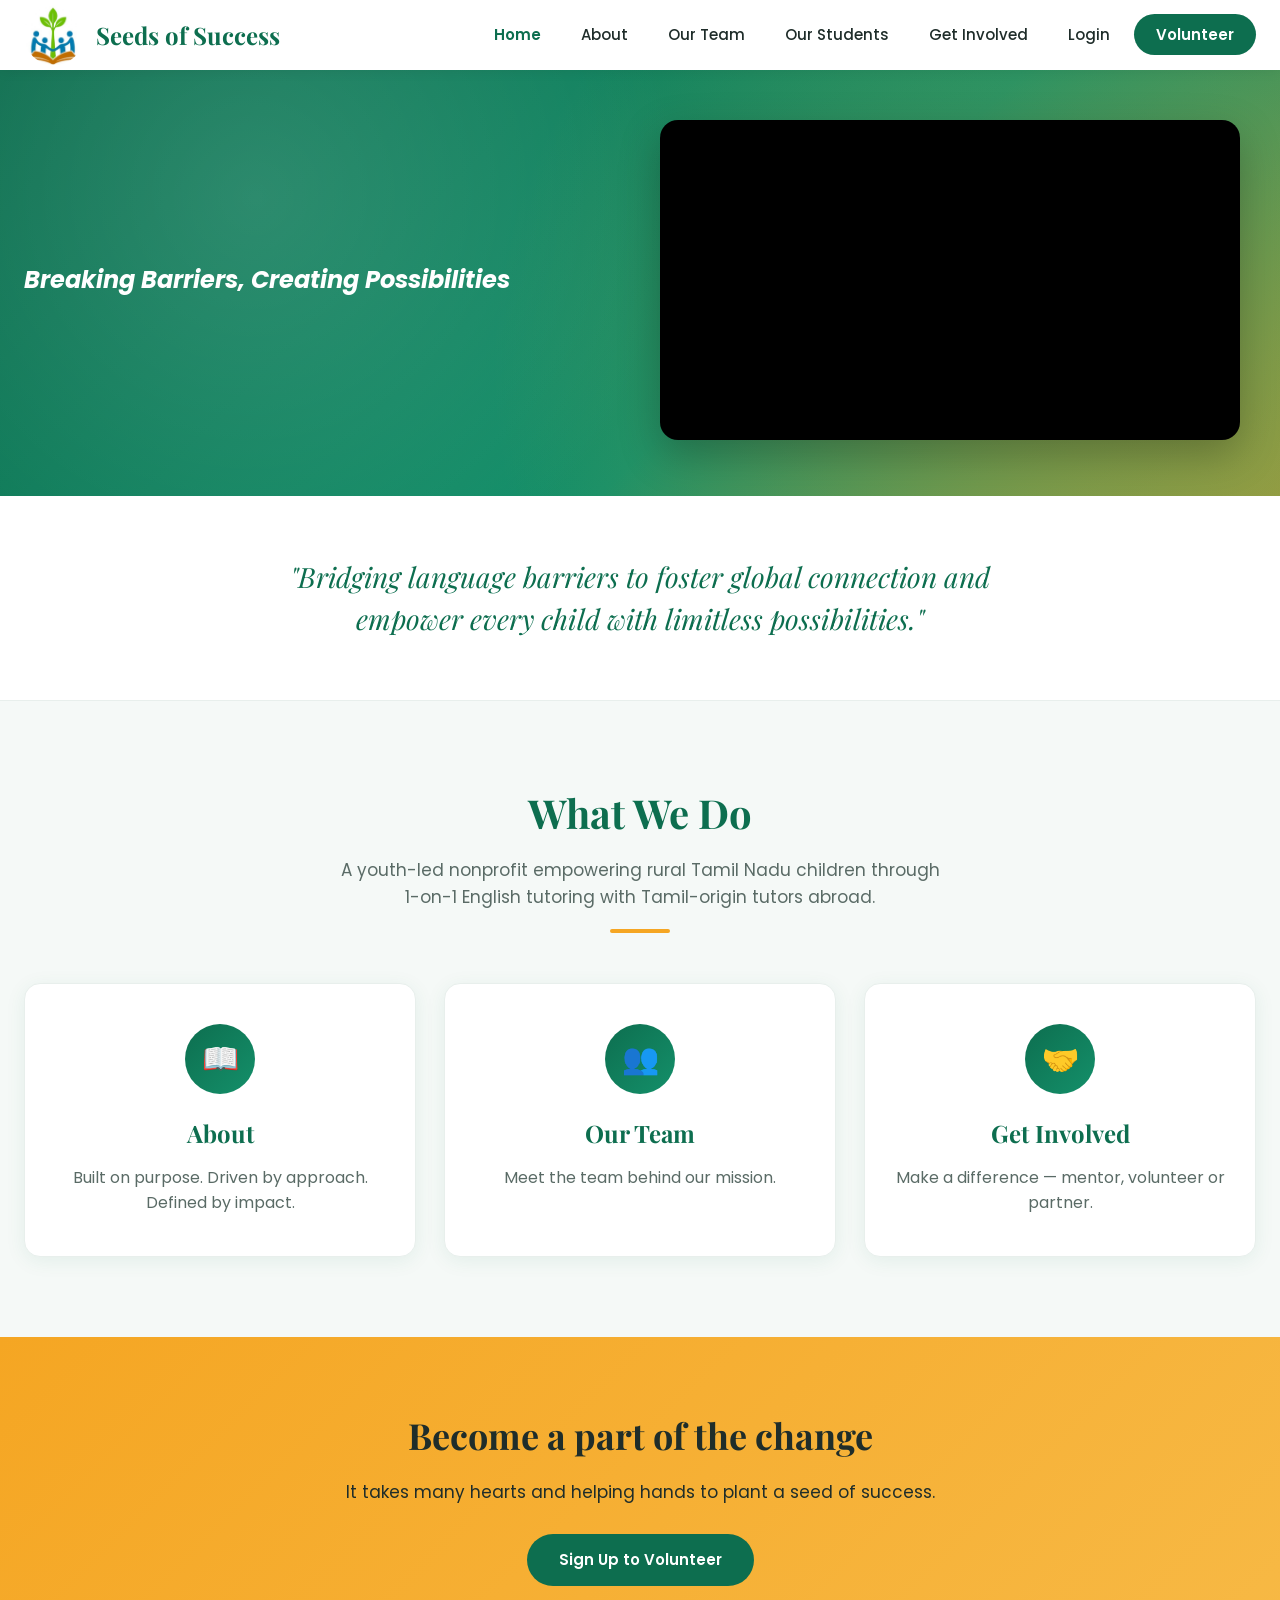
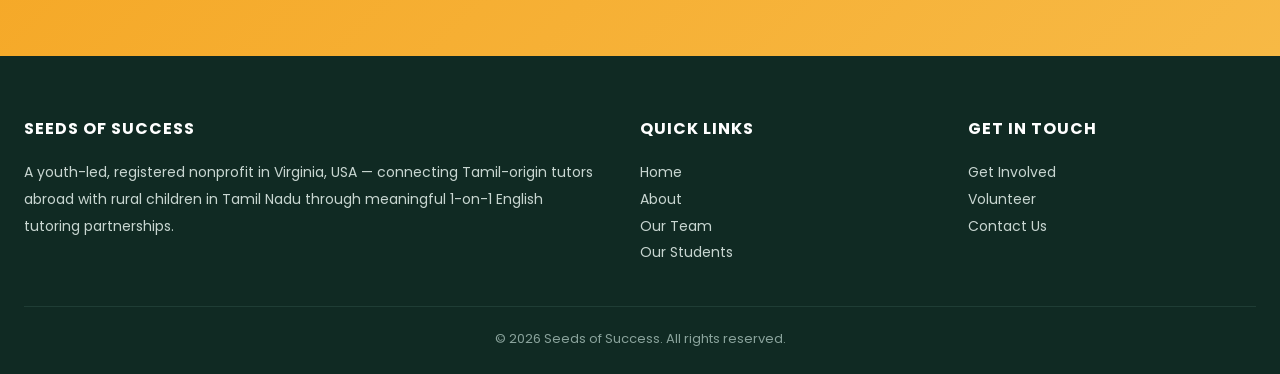
<file: index.html>
<!DOCTYPE html>
<html lang="en">
<head>
  <meta charset="UTF-8" />
  <meta name="viewport" content="width=device-width, initial-scale=1.0" />
  <link rel="icon" type="image/jpeg" href="Images/SeedsOfSuccess_pic.jpeg" />
  <title>Home | Seeds of Success</title>

  <link rel="preconnect" href="https://fonts.googleapis.com" />
  <link rel="preconnect" href="https://fonts.gstatic.com" crossorigin />
  <link href="https://fonts.googleapis.com/css2?family=Playfair+Display:wght@600;700&family=Poppins:wght@300;400;500;600;700&display=swap" rel="stylesheet" />

  <link rel="stylesheet" href="css/common.css" />
  <link rel="stylesheet" href="css/index.css" />
</head>

<body>

  <header class="site-header">
    <div class="container nav-wrap">
      <a href="index.html" class="brand">
        <img src="Images/SeedsOfSuccess_pic.jpeg" alt="Seeds of Success logo" class="brand-mark" />
        <span>Seeds of Success</span>
      </a>

      <button class="hamburger" id="hamburger" aria-label="Open menu">
        <span></span>
        <span></span>
        <span></span>
      </button>

      <ul class="nav-links" id="navLinks">
        <li><a href="index.html" class="active">Home</a></li>
        <li><a href="about.html">About</a></li>
        <li><a href="ourteam.html">Our Team</a></li>
        <li><a href="ourstudents.html">Our Students</a></li>
        <li><a href="getinvolved.html">Get Involved</a></li>
        <li><a href="login.html">Login</a></li>
        <li><a href="volunteer.html" class="nav-cta">Volunteer</a></li>
      </ul>
    </div>
  </header>

  <section class="hero">
  <div class="container hero-inner">

   <div class="hero-left">
  <i style="font-size: 1.5rem; font-weight: bolder;">Breaking Barriers, Creating Possibilities</i>
</div>

    <div class="hero-right">
      <div class="video-box">
        <iframe
          src="https://player.cloudinary.com/embed/?cloud_name=didxermmf&public_id=SeedsofSuccess_x6zfzx"
          width="100%"
          height="320"
          style="border:0;"
          allow="autoplay; fullscreen; encrypted-media; picture-in-picture"
          allowfullscreen>
        </iframe>
      </div>
    </div>

  </div>
</section>

  <section class="mission-strip">
    <div class="container">
      <p>"Bridging language barriers to foster global connection and empower every child with limitless possibilities."</p>
    </div>
  </section>

  

  <section class="section section-soft">
    <div class="container">
      <div class="section-title">
        <h2>What We Do</h2>
        <p>A youth-led nonprofit empowering rural Tamil Nadu children through 1-on-1 English tutoring with Tamil-origin tutors abroad.</p>
      </div>

      <div class="feature-grid">

        <a href="about.html" class="feature-card feature-card-link">
          <div class="feature-icon">📖</div>
          <h3>About</h3>
          <p>Built on purpose. Driven by approach. Defined by impact.</p>
        </a>

        <a href="ourteam.html" class="feature-card feature-card-link">
          <div class="feature-icon">👥</div>
          <h3>Our Team</h3>
          <p>Meet the team behind our mission.</p>
        </a>

        <a href="getinvolved.html" class="feature-card feature-card-link">
          <div class="feature-icon">🤝</div>
          <h3>Get Involved</h3>
          <p>Make a difference — mentor, volunteer or partner.</p>

        </a>

      </div>
    </div>
  </section>

  <section class="cta-band">
    <div class="container">
      <h2>Become a part of the change</h2>
      <p>It takes many hearts and helping hands to plant a seed of success.</p>
      <a href="volunteer.html" class="btn">Sign Up to Volunteer</a>
    </div>
  </section>

  <footer class="site-footer">
    <div class="container">
      <div class="footer-grid">
        <div>
          <h4>Seeds of Success</h4>
          <p>A youth-led, registered nonprofit in Virginia, USA — connecting Tamil-origin tutors abroad with rural children in Tamil Nadu through meaningful 1-on-1 English tutoring partnerships.</p>
        </div>

        <div>
          <h4>Quick Links</h4>
          <ul>
            <li><a href="index.html">Home</a></li>
            <li><a href="about.html">About</a></li>
            <li><a href="ourteam.html">Our Team</a></li>
            <li><a href="ourstudents.html">Our Students</a></li>
          </ul>
        </div>

        <div>
          <h4>Get In Touch</h4>
          <ul>
            <li><a href="getinvolved.html">Get Involved</a></li>
            <li><a href="volunteer.html">Volunteer</a></li>
            <li><a href="contact.html">Contact Us</a></li>
          </ul>
        </div>
      </div>

      <div class="footer-bottom">
        © 2026 Seeds of Success. All rights reserved.
      </div>
    </div>
  </footer>

  <script src="js/common.js"></script>

  <div class="page-loader" id="pageLoader">
    <img src="Images/SeedsOfSuccess_pic.jpeg" alt="Seeds of Success logo">
    <div class="loader-spinner"></div>
  </div>

</body>
</html>
</file>
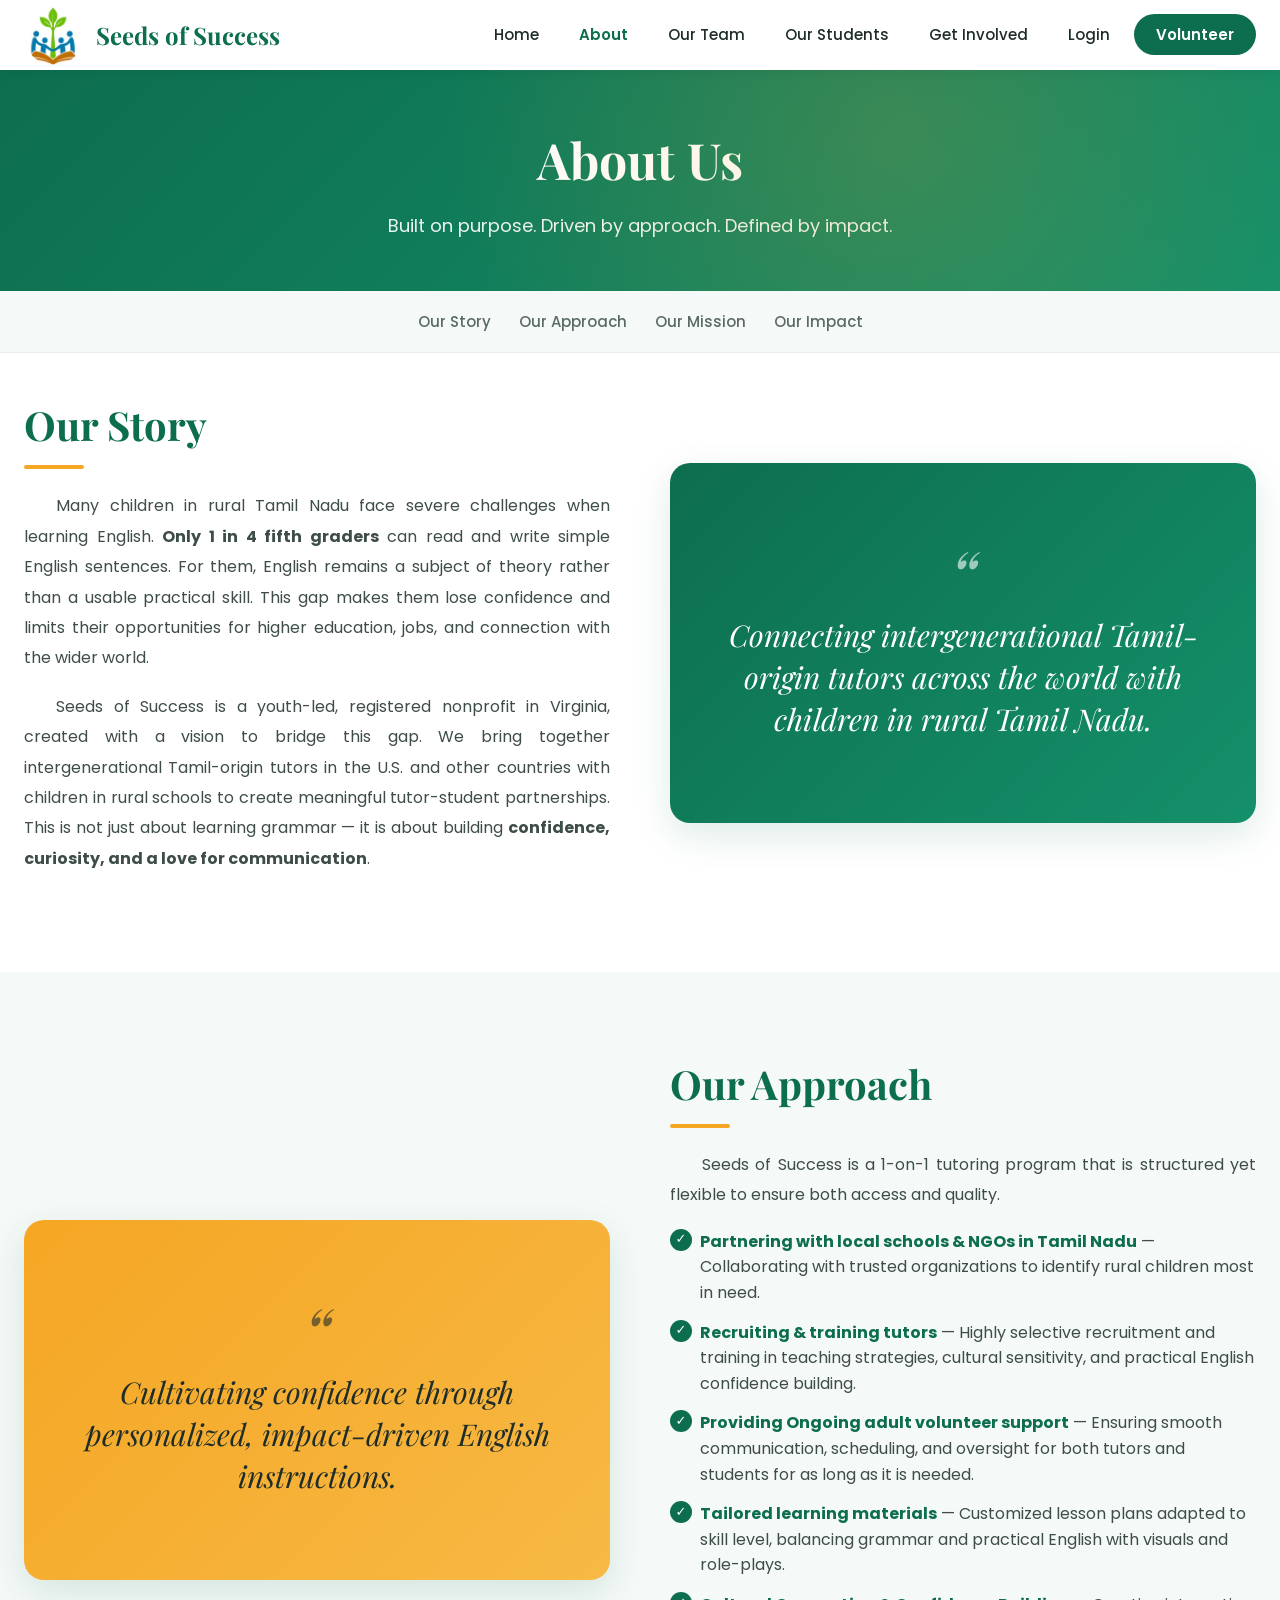
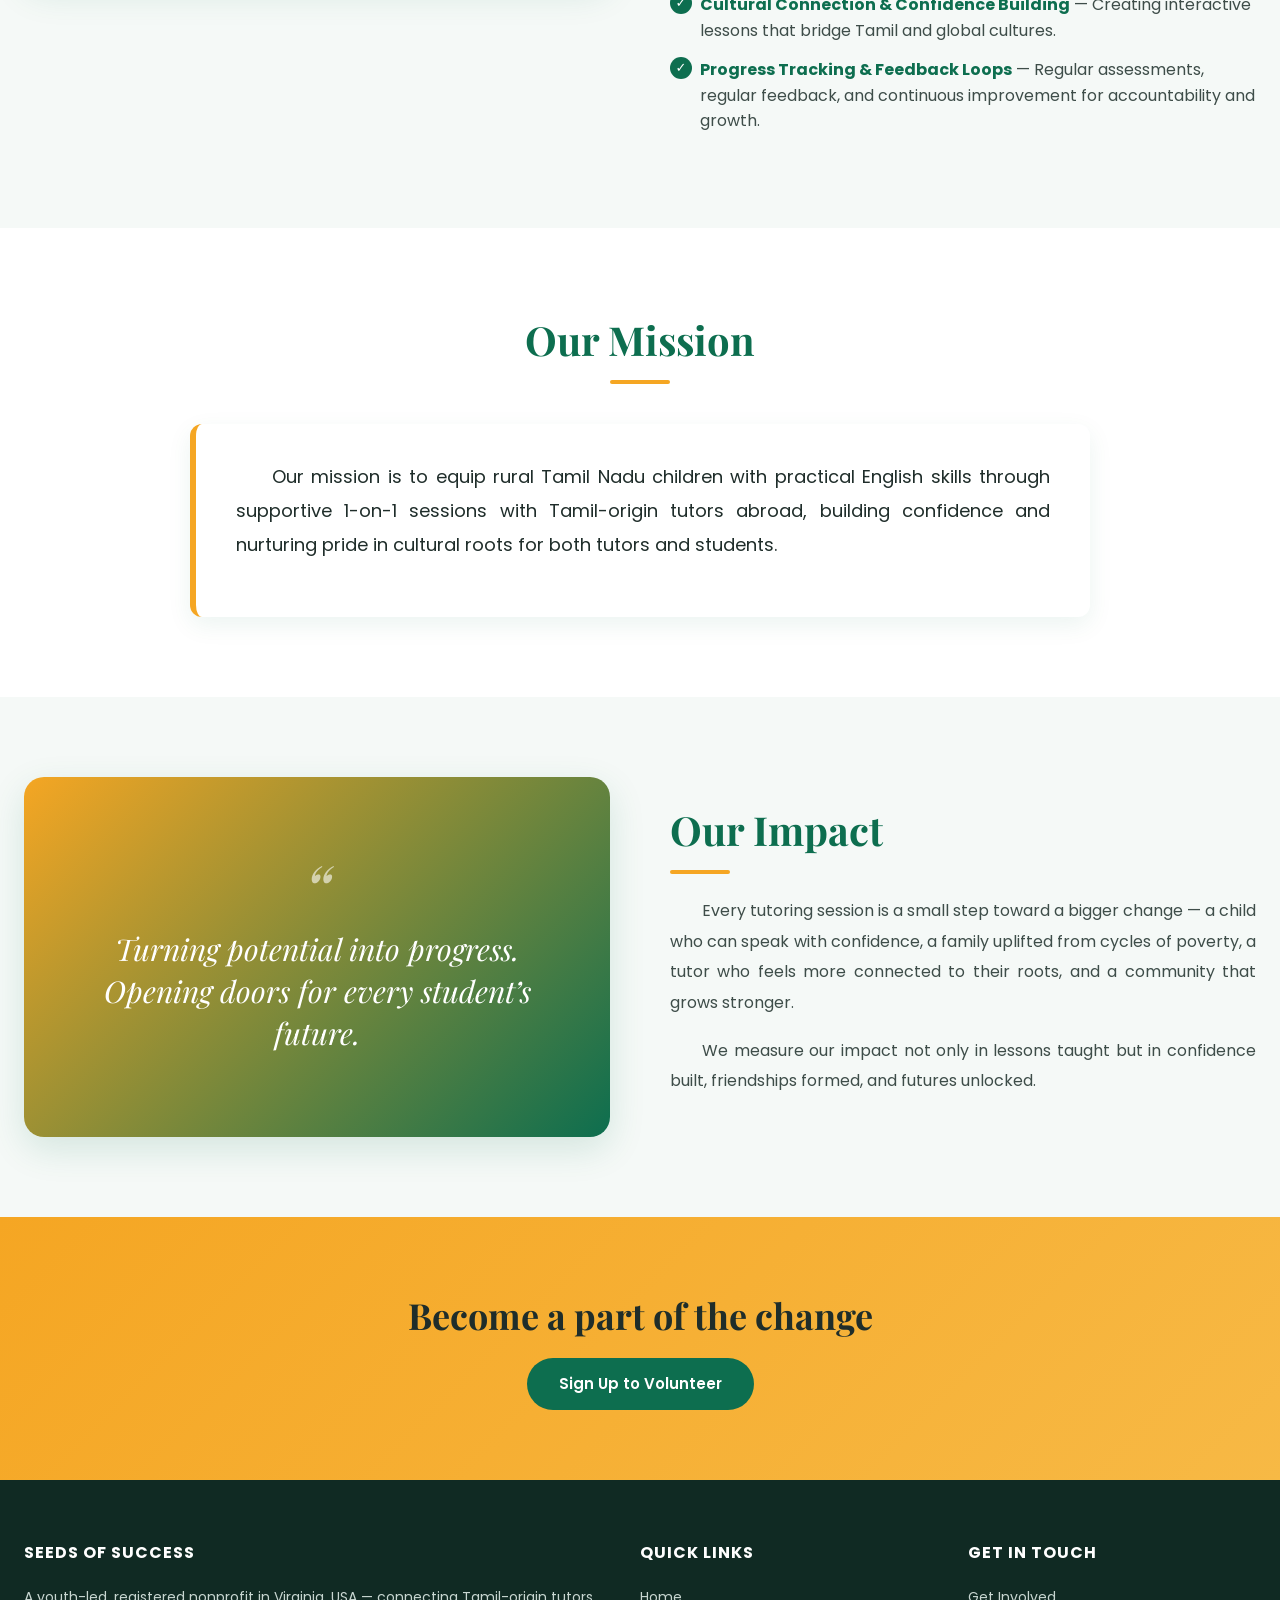
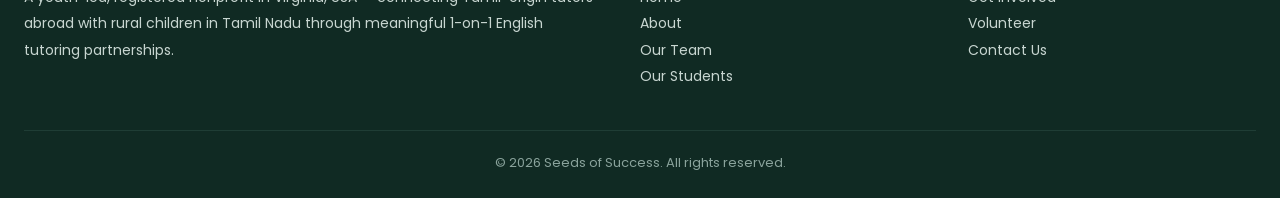
<file: about.html>
﻿<!DOCTYPE html>
<html lang="en">
<head>
  <meta charset="UTF-8" />
  <meta name="viewport" content="width=device-width, initial-scale=1.0" />
  <link rel="icon" type="image/jpeg" href="Images/SeedsOfSuccess_pic.jpeg" />
  <title>About | Seeds of Success</title>
  <link rel="preconnect" href="https://fonts.googleapis.com" />
  <link rel="preconnect" href="https://fonts.gstatic.com" crossorigin />
  <link href="https://fonts.googleapis.com/css2?family=Playfair+Display:wght@600;700&family=Poppins:wght@300;400;500;600;700&display=swap" rel="stylesheet" />

  <link rel="stylesheet" href="css/common.css" />
  <link rel="stylesheet" href="css/about.css" /></head>

<body>

  <!-- ============== HEADER ============== -->
  <header class="site-header">
    <div class="container nav-wrap">
      <a href="index.html" class="brand">
        <img src="Images/SeedsOfSuccess_pic.jpeg" alt="Seeds of Success logo" class="brand-mark" />
        <span>Seeds of Success</span>
      </a>
      <button class="hamburger" id="hamburger" aria-label="Open menu">
        <span></span><span></span><span></span>
      </button>
      <ul class="nav-links" id="navLinks">
        <li><a href="index.html">Home</a></li>
        <li><a href="about.html" class="active">About</a></li>
        <li><a href="ourteam.html">Our Team</a></li>
        <li><a href="ourstudents.html">Our Students</a></li>
        <li><a href="getinvolved.html">Get Involved</a></li>
        <li><a href="login.html">Login</a></li>
        <li><a href="volunteer.html" class="nav-cta">Volunteer</a></li>
      </ul>
    </div>
  </header>

  <!-- ============== PAGE HERO ============== -->
  <section class="page-hero">
    <div class="container page-hero-inner">
      <h1>About Us</h1>
      <p>Built on purpose. Driven by approach. Defined by impact.</p>
    </div>
  </section>

  <!-- ============== QUICK NAV ============== -->
  <nav class="quick-links">
  <ul>
    <li><a href="#story">Our Story</a></li>
    <li><a href="#approach">Our Approach</a></li>
    <li><a href="#mission">Our Mission</a></li>
    <li><a href="#impact">Our Impact</a></li>
  </ul>
</nav>

  <!-- ============== OUR STORY ============== -->
  <section class="section" id="story">
    <div class="container">
      <div class="section-grid">
        <div class="section-content">
          <h2>Our Story</h2>
          <div class="lead"></div>
          <p>Many children in rural Tamil Nadu face severe challenges when learning English. <strong>Only 1 in 4 fifth graders</strong> can read and write simple English sentences. For them, English remains a subject of theory rather than a usable practical skill.
           This gap makes them lose confidence and limits their opportunities for higher education, jobs, and connection with the wider world.</p>
          <p>Seeds of Success is a youth-led, registered nonprofit in Virginia, created with a vision to bridge this gap. We bring together intergenerational Tamil-origin tutors in the U.S. and other countries with children in rural schools to create meaningful tutor-student partnerships.
            This is not just about learning grammar — it is about building <strong>confidence, curiosity, and a love for communication</strong>.</p>
        </div>
        <div class="section-visual visual-story">
          <div class="quote">Connecting intergenerational Tamil-origin tutors across the world with children in rural Tamil Nadu.</div>
        </div>
      </div>
    </div>
  </section>

  <!-- ============== OUR APPROACH ============== -->
  <section class="section section-soft" id="approach">
    <div class="container">
      <div class="section-grid reverse">
        <div class="section-content">
          <h2>Our Approach</h2>
          <div class="lead"></div>
          <p>Seeds of Success is a 1-on-1 tutoring program that is structured yet flexible to ensure both access and quality.</p>
          <ul>
            <li><strong>Partnering with local schools & NGOs in Tamil Nadu</strong> — Collaborating with trusted organizations to identify rural children most in need.</li>
            <li><strong>Recruiting & training tutors</strong> — Highly selective recruitment and training in teaching strategies, cultural sensitivity, and practical English confidence building.</li>
            <li><strong>Providing Ongoing adult volunteer support</strong> — Ensuring smooth communication, scheduling, and oversight for both tutors and students for as long as it is needed.</li>
            <li><strong>Tailored learning materials</strong> — Customized lesson plans adapted to skill level, balancing grammar and practical English with visuals and role-plays.</li>
            <li><strong>Cultural Connection & Confidence Building</strong> — Creating interactive lessons that bridge Tamil and global cultures.</li>
            <li><strong>Progress Tracking & Feedback Loops</strong> — Regular assessments, regular feedback, and continuous improvement for accountability and growth.</li>
          </ul>
        </div>
        <div class="section-visual visual-approach">
          <div class="quote">Cultivating confidence through personalized, impact-driven English instructions.</div>
        </div>
      </div>
    </div>
  </section>

  <!-- ============== OUR MISSION ============== -->
  <section class="section" id="mission">
    <div class="container">
      <div style="text-align:center; margin-bottom: 40px;">
        <h2 style="font-family: 'Playfair Display', serif; font-size: clamp(28px, 4vw, 40px); color:#0d6e4f; margin-bottom: 8px;">Our Mission</h2>
        <div style="width:60px; height:4px; background:#f5a623; border-radius:2px; margin: 0 auto 22px;"></div>
      </div>
      <div class="mission-box">
        <p>Our mission is to equip rural Tamil Nadu children with practical English skills through supportive 1-on-1 sessions with Tamil-origin tutors abroad, building confidence and nurturing pride in cultural roots for both tutors and students.</p>
      </div>
    </div>
  </section>

  <!-- ============== OUR IMPACT ============== -->
  <section class="section section-soft">
    <div class="container">
      <div class="section-grid">
        <div class="section-visual visual-impact">
          <div class="quote">Turning potential into progress. Opening doors for every student’s future.</div>
        </div>
        <div class="section-content">
          <h2 id="impact">Our Impact</h2>
          <div class="lead"></div>
          <p>Every tutoring session is a small step toward a bigger change — a child who can speak with confidence, a family uplifted from cycles of poverty, a tutor who feels more connected to their roots, and a community that grows stronger.</p>
          <p>We measure our impact not only in lessons taught but in confidence built, friendships formed, and futures unlocked.</p>
        </div>
      </div>
    </div>
  </section>

  <section class="cta-band">
    <div class="container">
      <h2>Become a part of the change</h2>
      <a href="volunteer.html" class="btn">Sign Up to Volunteer</a>
    </div>
  </section>

  <!-- ============== FOOTER ============== -->
  <footer class="site-footer">
    <div class="container">
      <div class="footer-grid">
        <div>
          <h4>Seeds of Success</h4>
          <p>A youth-led, registered nonprofit in Virginia, USA — connecting Tamil-origin tutors abroad with rural children in Tamil Nadu through meaningful 1-on-1 English tutoring partnerships.</p>
        </div>
        <div>
          <h4>Quick Links</h4>
          <ul>
            <li><a href="index.html">Home</a></li>
            <li><a href="about.html">About</a></li>
            <li><a href="ourteam.html">Our Team</a></li>
            <li><a href="ourstudents.html">Our Students</a></li>
          </ul>
        </div>
        <div>
          <h4>Get In Touch</h4>
          <ul>
            <li><a href="getinvolved.html">Get Involved</a></li>
            <li><a href="volunteer.html">Volunteer</a></li>
            <li><a href="contact.html">Contact Us</a></li>
          </ul>
        </div>
      </div>
      <div class="footer-bottom">
        © 2026 Seeds of Success. All rights reserved.
      </div>
    </div>
  </footer>

  <script src="js/common.js"></script>


<div class="page-loader" id="pageLoader">
    <img src="Images/SeedsOfSuccess_pic.jpeg" alt="">
    <div class="loader-spinner"></div>
</div>
</body>
</html>
</file>
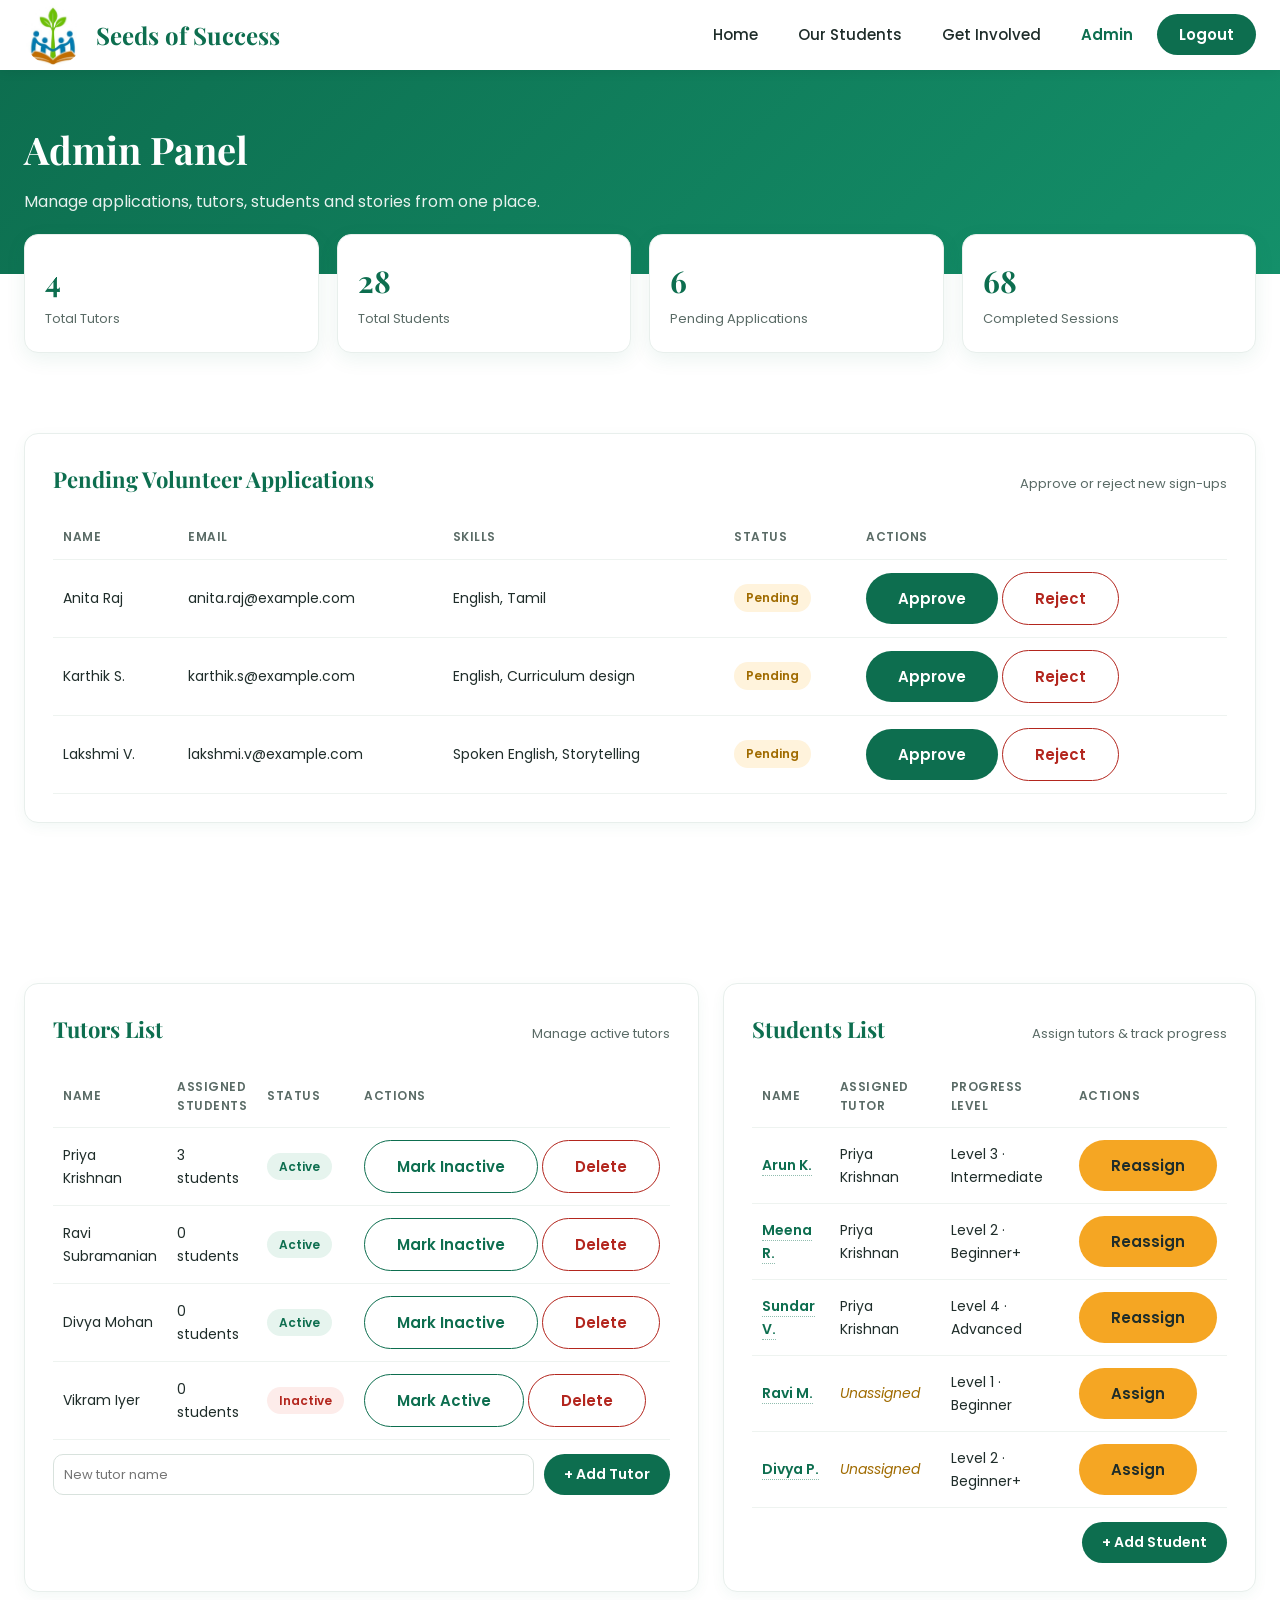
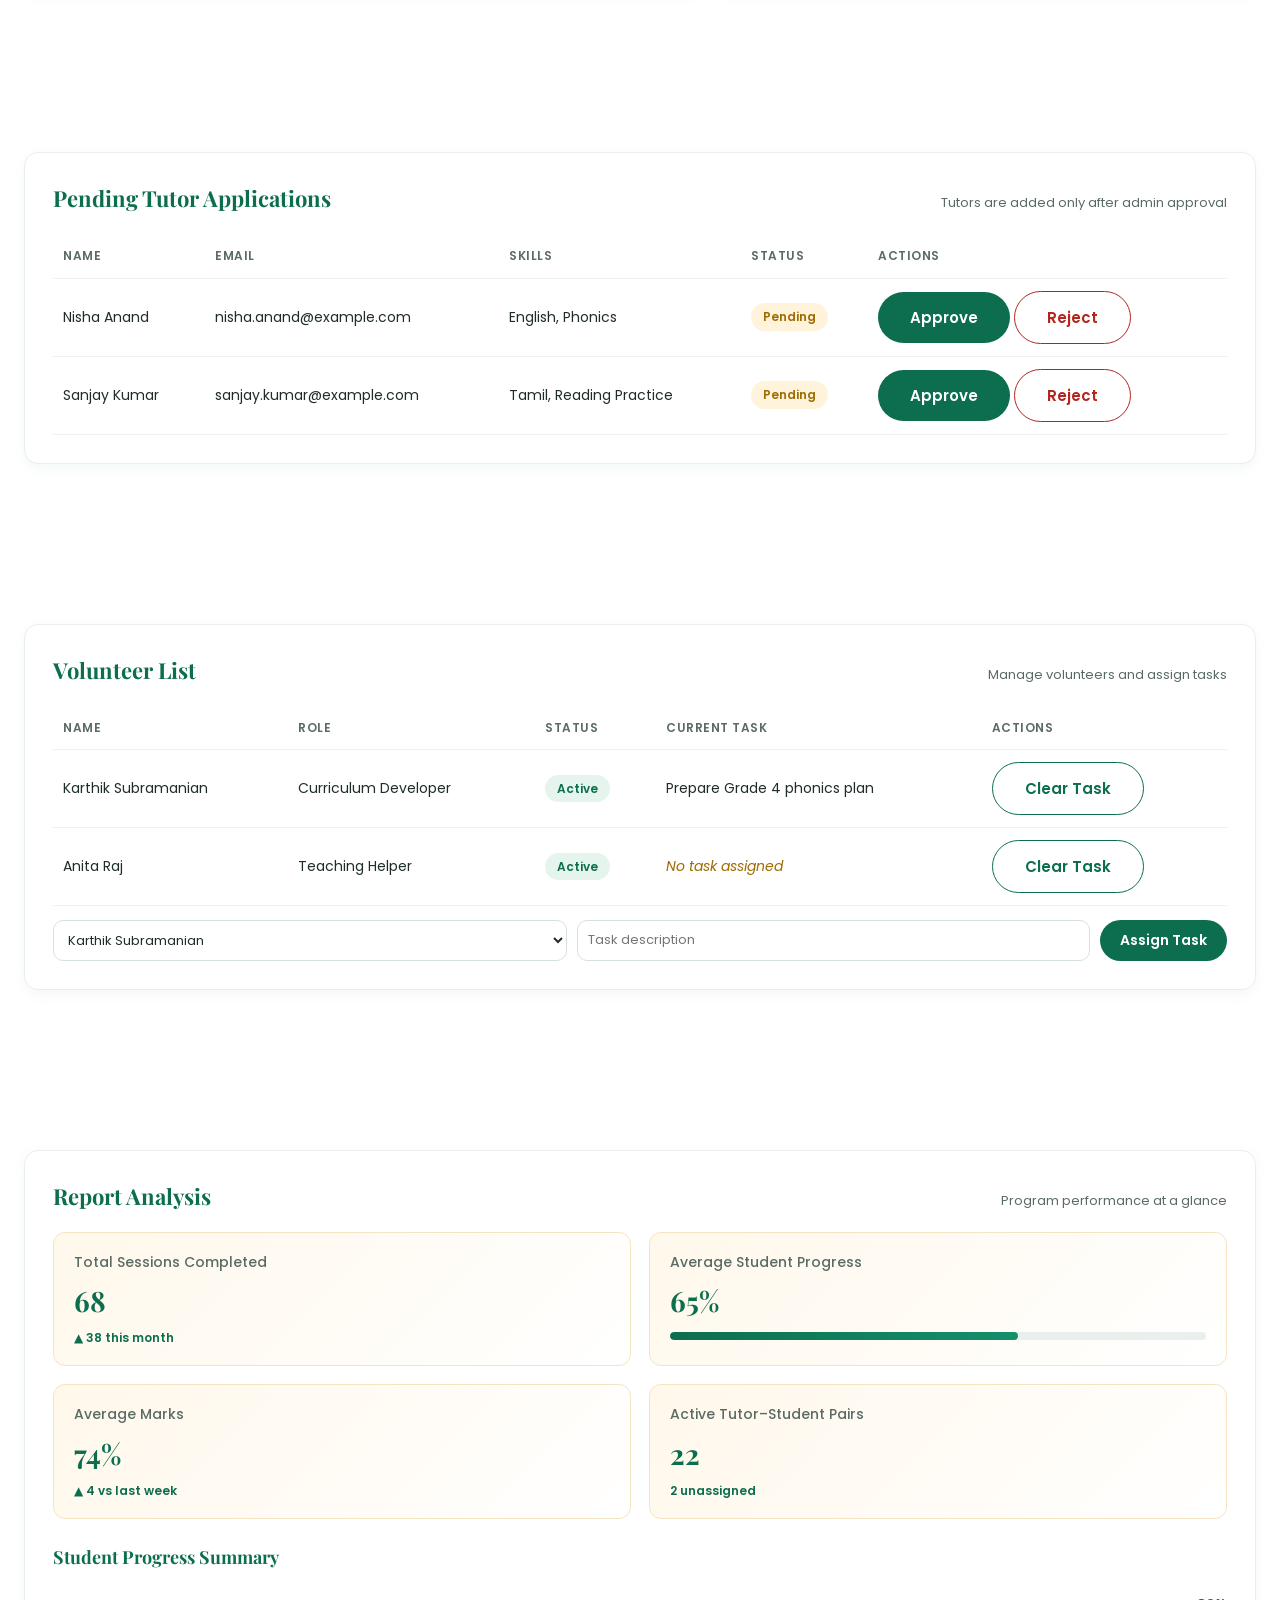
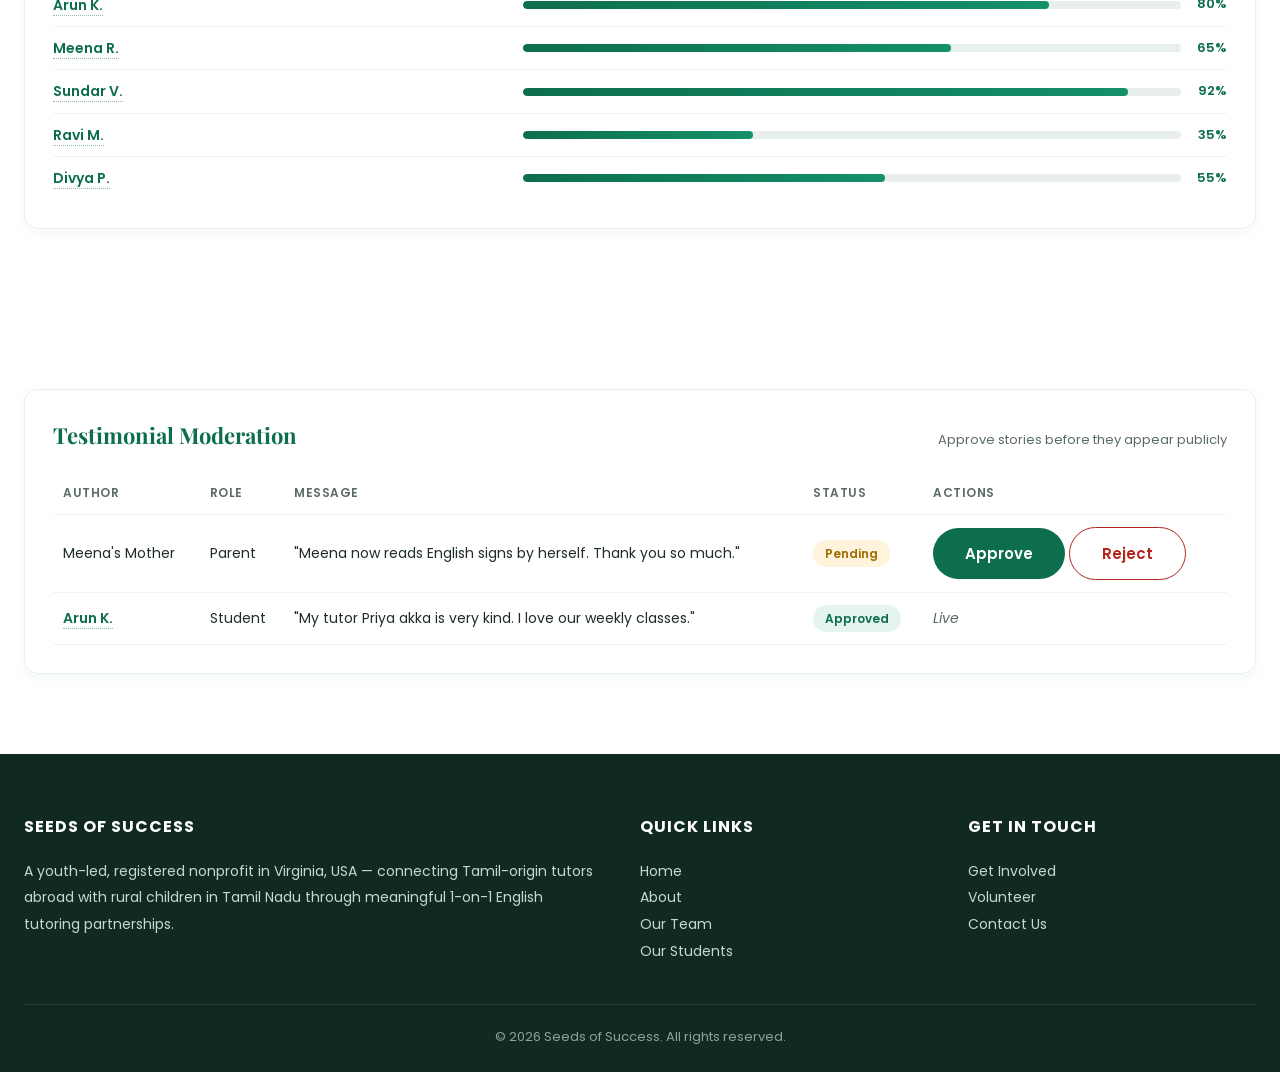
<file: admin.html>
<!DOCTYPE html>
<html lang="en">
<head>
  <meta charset="UTF-8" />
  <meta name="viewport" content="width=device-width, initial-scale=1.0" />
  <link rel="icon" type="image/jpeg" href="Images/SeedsOfSuccess_pic.jpeg" />
  <title>Admin Panel | Seeds of Success</title>
  <link rel="preconnect" href="https://fonts.googleapis.com" />
  <link rel="preconnect" href="https://fonts.gstatic.com" crossorigin />
  <link href="https://fonts.googleapis.com/css2?family=Playfair+Display:wght@600;700&family=Poppins:wght@300;400;500;600;700&display=swap" rel="stylesheet" />

  <link rel="stylesheet" href="css/common.css" />
  <link rel="stylesheet" href="css/admin.css" /></head>

<body>

  <header class="site-header">
    <div class="container nav-wrap">
      <a href="index.html" class="brand">
        <img src="Images/SeedsOfSuccess_pic.jpeg" alt="Seeds of Success logo" class="brand-mark" />
        <span>Seeds of Success</span>
      </a>
      <button class="hamburger" id="hamburger" aria-label="Open menu"><span></span><span></span><span></span></button>
      <ul class="nav-links" id="navLinks">
        <li><a href="index.html">Home</a></li>
        <li><a href="ourstudents.html">Our Students</a></li>
        <li><a href="getinvolved.html">Get Involved</a></li>
        <li><a href="admin.html" class="active">Admin</a></li>
        <li><a href="login.html" class="nav-cta">Logout</a></li>
      </ul>
    </div>
  </header>

  <section class="welcome-strip">
    <div class="container">
      <h1>Admin Panel</h1>
      <p>Manage applications, tutors, students and stories from one place.</p>
    </div>
  </section>

  <section class="container">
    <div class="stats-row">
      <div class="stat-tile">
        <div class="num" id="totalTutorsStat">10</div>
        <div class="lbl">Total Tutors</div>
      </div>
      <div class="stat-tile">
        <div class="num" id="totalStudentsStat">28</div>
        <div class="lbl">Total Students</div>
      </div>
      <div class="stat-tile">
        <div class="num" id="pendingApplicationsStat">3</div>
        <div class="lbl">Pending Applications</div>
      </div>
      <div class="stat-tile">
        <div class="num" id="completedSessionsStat">0</div>
        <div class="lbl">Completed Sessions</div>
      </div>
    </div>
  </section>

  <!-- Pending applications -->
  <section class="section">
    <div class="container">
      <div class="card">
        <div class="card-head">
          <h2>Pending Volunteer Applications</h2>
          <small>Approve or reject new sign-ups</small>
        </div>
        <table>
          <thead>
            <tr>
              <th>Name</th>
              <th>Email</th>
              <th>Skills</th>
              <th>Status</th>
              <th>Actions</th>
            </tr>
          </thead>
          <tbody>
            <tr>
              <td>Anita Raj</td>
              <td>anita.raj@example.com</td>
              <td>English, Tamil</td>
              <td><span class="pill pill-pending">Pending</span></td>
              <td class="row-actions">
                <button class="btn btn-approve" onclick="markRow(this,'approved')">Approve</button>
                <button class="btn btn-reject" onclick="markRow(this,'rejected')">Reject</button>
              </td>
            </tr>
            <tr>
              <td>Karthik S.</td>
              <td>karthik.s@example.com</td>
              <td>English, Curriculum design</td>
              <td><span class="pill pill-pending">Pending</span></td>
              <td class="row-actions">
                <button class="btn btn-approve" onclick="markRow(this,'approved')">Approve</button>
                <button class="btn btn-reject" onclick="markRow(this,'rejected')">Reject</button>
              </td>
            </tr>
            <tr>
              <td>Lakshmi V.</td>
              <td>lakshmi.v@example.com</td>
              <td>Spoken English, Storytelling</td>
              <td><span class="pill pill-pending">Pending</span></td>
              <td class="row-actions">
                <button class="btn btn-approve" onclick="markRow(this,'approved')">Approve</button>
                <button class="btn btn-reject" onclick="markRow(this,'rejected')">Reject</button>
              </td>
            </tr>
          </tbody>
        </table>
      </div>
    </div>
  </section>

  <!-- Tutors + Students two-col -->
  <section class="section">
    <div class="container two-col">

      <div class="card">
        <div class="card-head">
          <h2>Tutors List</h2>
          <small>Manage active tutors</small>
        </div>
        <table>
          <thead>
            <tr>
              <th>Name</th>
              <th>Assigned Students</th>
              <th>Status</th>
              <th>Actions</th>
            </tr>
          </thead>
          <tbody id="tutorTableBody">
            <tr data-tutor="Priya Krishnan">
              <td>Priya Krishnan</td><td data-assigned-count>3 students</td>
              <td><span class="pill pill-approved">Active</span></td>
              <td class="row-actions">
                <button class="btn btn-edit" onclick="toggleTutorStatus(this)">Mark Inactive</button>
                <button class="btn btn-delete" onclick="deleteTutor(this)">Delete</button>
              </td>
            </tr>
            <tr data-tutor="Ravi Subramanian">
              <td>Ravi Subramanian</td><td data-assigned-count>2 students</td>
              <td><span class="pill pill-approved">Active</span></td>
              <td class="row-actions">
                <button class="btn btn-edit" onclick="toggleTutorStatus(this)">Mark Inactive</button>
                <button class="btn btn-delete" onclick="deleteTutor(this)">Delete</button>
              </td>
            </tr>
            <tr data-tutor="Divya Mohan">
              <td>Divya Mohan</td><td data-assigned-count>1 student</td>
              <td><span class="pill pill-approved">Active</span></td>
              <td class="row-actions">
                <button class="btn btn-edit" onclick="toggleTutorStatus(this)">Mark Inactive</button>
                <button class="btn btn-delete" onclick="deleteTutor(this)">Delete</button>
              </td>
            </tr>
            <tr data-tutor="Vikram Iyer">
              <td>Vikram Iyer</td><td data-assigned-count>0 students</td>
              <td><span class="pill pill-rejected">Inactive</span></td>
              <td class="row-actions">
                <button class="btn btn-edit" onclick="toggleTutorStatus(this)">Mark Active</button>
                <button class="btn btn-delete" onclick="deleteTutor(this)">Delete</button>
              </td>
            </tr>
          </tbody>
        </table>
        <div style="margin-top:14px; display:grid; grid-template-columns: 1fr auto; gap:10px;">
          <input class="inline-field" id="newTutorName" type="text" placeholder="New tutor name" />
          <button class="btn btn-add" onclick="addTutor()">+ Add Tutor</button>
        </div>
      </div>

      <div class="card">
        <div class="card-head">
          <h2>Students List</h2>
          <small>Assign tutors &amp; track progress</small>
        </div>
        <table>
          <thead>
            <tr>
              <th>Name</th>
              <th>Assigned Tutor</th>
              <th>Progress Level</th>
              <th>Actions</th>
            </tr>
          </thead>
          <tbody>
            <tr>
              <td>Arun K.</td>
              <td>Priya Krishnan</td>
              <td>Level 3 · Intermediate</td>
              <td class="row-actions"><button class="btn btn-assign">Reassign</button></td>
            </tr>
            <tr>
              <td>Meena R.</td>
              <td>Priya Krishnan</td>
              <td>Level 2 · Beginner+</td>
              <td class="row-actions"><button class="btn btn-assign">Reassign</button></td>
            </tr>
            <tr>
              <td>Sundar V.</td>
              <td>Priya Krishnan</td>
              <td>Level 4 · Advanced</td>
              <td class="row-actions"><button class="btn btn-assign">Reassign</button></td>
            </tr>
            <tr>
              <td>Ravi M.</td>
              <td><em style="color:#a06b00">Unassigned</em></td>
              <td>Level 1 · Beginner</td>
              <td class="row-actions"><button class="btn btn-assign">Assign</button></td>
            </tr>
            <tr>
              <td>Divya P.</td>
              <td><em style="color:#a06b00">Unassigned</em></td>
              <td>Level 2 · Beginner+</td>
              <td class="row-actions"><button class="btn btn-assign">Assign</button></td>
            </tr>
          </tbody>
        </table>
        <div style="margin-top:14px; text-align:right;">
          <button class="btn btn-add">+ Add Student</button>
        </div>
      </div>

    </div>
  </section>

  <!-- Tutor applications -->
  <section class="section">
    <div class="container">
      <div class="card">
        <div class="card-head">
          <h2>Pending Tutor Applications</h2>
          <small>Tutors are added only after admin approval</small>
        </div>
        <table>
          <thead>
            <tr>
              <th>Name</th>
              <th>Email</th>
              <th>Skills</th>
              <th>Status</th>
              <th>Actions</th>
            </tr>
          </thead>
          <tbody id="tutorApplicationsBody">
            <tr data-tutor-application="Nisha Anand">
              <td>Nisha Anand</td>
              <td>nisha.anand@example.com</td>
              <td>English, Phonics</td>
              <td><span class="pill pill-pending">Pending</span></td>
              <td class="row-actions">
                <button class="btn btn-approve" onclick="approveTutorApplication(this)">Approve</button>
                <button class="btn btn-reject" onclick="markRow(this,'rejected')">Reject</button>
              </td>
            </tr>
            <tr data-tutor-application="Sanjay Kumar">
              <td>Sanjay Kumar</td>
              <td>sanjay.kumar@example.com</td>
              <td>Tamil, Reading Practice</td>
              <td><span class="pill pill-pending">Pending</span></td>
              <td class="row-actions">
                <button class="btn btn-approve" onclick="approveTutorApplication(this)">Approve</button>
                <button class="btn btn-reject" onclick="markRow(this,'rejected')">Reject</button>
              </td>
            </tr>
          </tbody>
        </table>
        <p id="adminNotice" style="display:none; margin-top:14px; color:#0d6e4f; font-weight:500;"></p>
      </div>
    </div>
  </section>

  <!-- Volunteers -->
  <section class="section">
    <div class="container">
      <div class="card">
        <div class="card-head">
          <h2>Volunteer List</h2>
          <small>Manage volunteers and assign tasks</small>
        </div>
        <table>
          <thead>
            <tr>
              <th>Name</th>
              <th>Role</th>
              <th>Status</th>
              <th>Current Task</th>
              <th>Actions</th>
            </tr>
          </thead>
          <tbody id="volunteerTableBody">
            <tr>
              <td>Karthik Subramanian</td>
              <td>Curriculum Developer</td>
              <td><span class="pill pill-approved">Active</span></td>
              <td data-task-cell>Prepare Grade 4 phonics plan</td>
              <td class="row-actions"><button class="btn btn-edit" onclick="clearVolunteerTask(this)">Clear Task</button></td>
            </tr>
            <tr>
              <td>Anita Raj</td>
              <td>Teaching Helper</td>
              <td><span class="pill pill-approved">Active</span></td>
              <td data-task-cell><em style="color:#a06b00">No task assigned</em></td>
              <td class="row-actions"><button class="btn btn-edit" onclick="clearVolunteerTask(this)">Clear Task</button></td>
            </tr>
          </tbody>
        </table>
        <div class="task-form">
          <select class="inline-field" id="taskVolunteer">
            <option>Karthik Subramanian</option>
            <option>Anita Raj</option>
          </select>
          <input class="inline-field" id="taskText" type="text" placeholder="Task description" />
          <button class="btn btn-add" onclick="assignVolunteerTask()">Assign Task</button>
        </div>
      </div>
    </div>
  </section>

  <!-- Reports -->
  <section class="section">
    <div class="container">
      <div class="card">
        <div class="card-head">
          <h2>Report Analysis</h2>
          <small>Program performance at a glance</small>
        </div>

        <div class="report-grid" style="margin-bottom: 24px;">
          <div class="report-tile">
            <h4>Total Sessions Completed</h4>
            <div class="big" id="reportCompletedSessions">412</div>
            <div class="delta">▲ 38 this month</div>
          </div>
          <div class="report-tile">
            <h4>Average Student Progress</h4>
            <div class="big" id="reportAverageProgress">0%</div>
            <div class="progress-bar"><span id="reportAverageProgressBar" style="width:0%"></span></div>
          </div>
          <div class="report-tile">
            <h4>Average Marks</h4>
            <div class="big" id="reportAverageMarks">0%</div>
            <div class="delta">▲ 4 vs last week</div>
          </div>
          <div class="report-tile">
            <h4>Active Tutor–Student Pairs</h4>
            <div class="big">22</div>
            <div class="delta">2 unassigned</div>
          </div>
        </div>

        <h3 style="font-family:'Playfair Display',serif; color:#0d6e4f; font-size:18px; margin-bottom:12px;">Student Progress Summary</h3>
        <div class="summary-row">
          <span class="name">Arun K.</span>
          <div class="bar-wrap">
            <div class="progress-bar"><span style="width:80%"></span></div>
            <span class="pct">80%</span>
          </div>
        </div>
        <div class="summary-row">
          <span class="name">Meena R.</span>
          <div class="bar-wrap">
            <div class="progress-bar"><span style="width:65%"></span></div>
            <span class="pct">65%</span>
          </div>
        </div>
        <div class="summary-row">
          <span class="name">Sundar V.</span>
          <div class="bar-wrap">
            <div class="progress-bar"><span style="width:92%"></span></div>
            <span class="pct">92%</span>
          </div>
        </div>
        <div class="summary-row">
          <span class="name">Ravi M.</span>
          <div class="bar-wrap">
            <div class="progress-bar"><span style="width:35%"></span></div>
            <span class="pct">35%</span>
          </div>
        </div>
        <div class="summary-row">
          <span class="name">Divya P.</span>
          <div class="bar-wrap">
            <div class="progress-bar"><span style="width:55%"></span></div>
            <span class="pct">55%</span>
          </div>
        </div>
      </div>
    </div>
  </section>

  <!-- Testimonial moderation -->
  <section class="section">
    <div class="container">
      <div class="card">
        <div class="card-head">
          <h2>Testimonial Moderation</h2>
          <small>Approve stories before they appear publicly</small>
        </div>
        <table>
          <thead>
            <tr>
              <th>Author</th>
              <th>Role</th>
              <th>Message</th>
              <th>Status</th>
              <th>Actions</th>
            </tr>
          </thead>
          <tbody>
            <tr>
              <td>Meena's Mother</td>
              <td>Parent</td>
              <td>"Meena now reads English signs by herself. Thank you so much."</td>
              <td><span class="pill pill-pending">Pending</span></td>
              <td class="row-actions">
                <button class="btn btn-approve" onclick="markRow(this,'approved')">Approve</button>
                <button class="btn btn-reject" onclick="markRow(this,'rejected')">Reject</button>
              </td>
            </tr>
            <tr>
              <td>Arun K.</td>
              <td>Student</td>
              <td>"My tutor Priya akka is very kind. I love our weekly classes."</td>
              <td><span class="pill pill-approved">Approved</span></td>
              <td class="row-actions"><em style="color:#5a6b66">Live</em></td>
            </tr>
          </tbody>
        </table>
      </div>
    </div>
  </section>

  <div class="modal-backdrop" id="studentDetailModal" role="dialog" aria-modal="true" aria-labelledby="studentDetailTitle">
    <div class="modal-card">
      <div class="modal-head">
        <h3 id="studentDetailTitle">Student Progress</h3>
        <button class="modal-close" id="studentDetailClose" type="button" aria-label="Close student details">&times;</button>
      </div>
      <p id="studentDetailOverall" style="color:#0d6e4f; font-weight:600; margin-bottom:14px;">0% Complete</p>
      <h4 style="font-size:14px; color:#1f2d2a; margin-bottom:6px;">Completed Topics</h4>
      <ul class="detail-list" id="studentDetailTopics"></ul>
      <h4 style="font-size:14px; color:#1f2d2a; margin-bottom:6px;">Scores &amp; Marks</h4>
      <ul class="detail-list" id="studentDetailScores"></ul>
    </div>
  </div>

  <footer class="site-footer">
    <div class="container">
      <div class="footer-grid">
        <div>
          <h4>Seeds of Success</h4>
          <p>A youth-led, registered nonprofit in Virginia, USA — connecting Tamil-origin tutors abroad with rural children in Tamil Nadu through meaningful 1-on-1 English tutoring partnerships.</p>
        </div>
        <div>
          <h4>Quick Links</h4>
          <ul>
            <li><a href="index.html">Home</a></li>
            <li><a href="about.html">About</a></li>
            <li><a href="ourteam.html">Our Team</a></li>
            <li><a href="ourstudents.html">Our Students</a></li>
          </ul>
        </div>
        <div>
          <h4>Get In Touch</h4>
          <ul>
            <li><a href="getinvolved.html">Get Involved</a></li>
            <li><a href="volunteer.html">Volunteer</a></li>
            <a href="contact.html" class="footer-contact-btn">Contact Us</a>
          </ul>
        </div>
      </div>
      <div class="footer-bottom">© 2026 Seeds of Success. All rights reserved.</div>
    </div>
  </footer>

  <script>
    

    // Static demo: visually mark a row as approved/rejected
    function markRow(btn, state) {
      const row = btn.closest('tr');
      const pill = row.querySelector('.pill');
      const actions = row.querySelector('.row-actions');
      if (state === 'approved') {
        pill.className = 'pill pill-approved';
        pill.textContent = 'Approved';
        actions.innerHTML = '<em style="color:#5a6b66">Done</em>';
      } else {
        pill.className = 'pill pill-rejected';
        pill.textContent = 'Rejected';
        actions.innerHTML = '<em style="color:#5a6b66">Closed</em>';
      }
      refreshAdminMetrics();
    }

    const studentProgress = {
      'Arun K.': { sessions: 18, progress: 80, marks: 84, topics: ['Reading comprehension', 'Short stories', 'Grammar basics', 'Vocabulary practice'] },
      'Meena R.': { sessions: 14, progress: 65, marks: 72, topics: ['Phonics', 'Basic vocabulary', 'Reading drill'] },
      'Sundar V.': { sessions: 20, progress: 92, marks: 91, topics: ['Sentence building', 'Practice exercises', 'Reading practice', 'Conversation'] },
      'Ravi M.': { sessions: 7, progress: 35, marks: 58, topics: ['Greetings', 'Introductions'] },
      'Divya P.': { sessions: 9, progress: 55, marks: 67, topics: ['Listening', 'Song lyrics', 'Comprehension'] }
    };

    function getActiveTutorNames() {
      return Array.from(document.querySelectorAll('#tutorTableBody tr'))
        .filter(row => row.querySelector('.pill')?.textContent.trim() === 'Active')
        .map(row => row.cells[0].textContent.trim());
    }

    function openTutorDropdown(btn) {
      const row = btn.closest('tr');
      const tutorCell = row.cells[1];
      const currentTutor = tutorCell.textContent.trim();
      const select = document.createElement('select');
      select.className = 'inline-field';
      select.innerHTML = '<option value="">Unassigned</option>' + getActiveTutorNames()
        .map(name => `<option value="${name}" ${name === currentTutor ? 'selected' : ''}>${name}</option>`)
        .join('');
      select.addEventListener('change', () => {
        tutorCell.innerHTML = select.value || '<em style="color:#a06b00">Unassigned</em>';
        btn.textContent = select.value ? 'Reassign' : 'Assign';
        refreshAdminMetrics();
      });
      tutorCell.innerHTML = '';
      tutorCell.appendChild(select);
      select.focus();
    }

    function addTutor(nameFromApproval) {
      const input = document.getElementById('newTutorName');
      const name = (nameFromApproval || input.value).trim();
      if (!name) return;
      const body = document.getElementById('tutorTableBody');
      if (Array.from(body.querySelectorAll('tr')).some(row => row.cells[0].textContent.trim() === name)) return;
      const row = document.createElement('tr');
      row.dataset.tutor = name;
      row.innerHTML = `
        <td>${name}</td><td data-assigned-count>0 students</td>
        <td><span class="pill pill-approved">Active</span></td>
        <td class="row-actions">
          <button class="btn btn-edit" onclick="toggleTutorStatus(this)">Mark Inactive</button>
          <button class="btn btn-delete" onclick="deleteTutor(this)">Delete</button>
        </td>`;
      body.appendChild(row);
      if (input && !nameFromApproval) input.value = '';
      refreshAdminMetrics();
    }

    function deleteTutor(btn) {
      const row = btn.closest('tr');
      const name = row.cells[0].textContent.trim();
      document.querySelectorAll('table td:nth-child(2)').forEach(cell => {
        if (cell.textContent.trim() === name) cell.innerHTML = '<em style="color:#a06b00">Unassigned</em>';
      });
      row.remove();
      refreshAdminMetrics();
    }

    function toggleTutorStatus(btn) {
      const row = btn.closest('tr');
      const pill = row.querySelector('.pill');
      const isActive = pill.textContent.trim() === 'Active';
      pill.className = isActive ? 'pill pill-rejected' : 'pill pill-approved';
      pill.textContent = isActive ? 'Inactive' : 'Active';
      btn.textContent = isActive ? 'Mark Active' : 'Mark Inactive';
      refreshAdminMetrics();
    }

    function approveTutorApplication(btn) {
      const row = btn.closest('tr');
      const name = row.cells[0].textContent.trim();
      markRow(btn, 'approved');
      addTutor(name);
      showAdminNotice(`${name} approved. Notification sent and tutor added to the system.`);
    }

    function showAdminNotice(message) {
      const notice = document.getElementById('adminNotice');
      if (!notice) return;
      notice.textContent = message;
      notice.style.display = 'block';
    }

    function assignVolunteerTask() {
      const volunteerName = document.getElementById('taskVolunteer').value;
      const taskText = document.getElementById('taskText').value.trim();
      if (!taskText) return;
      const row = Array.from(document.querySelectorAll('#volunteerTableBody tr')).find(item => item.cells[0].textContent.trim() === volunteerName);
      if (row) row.querySelector('[data-task-cell]').textContent = taskText;
      document.getElementById('taskText').value = '';
    }

    function clearVolunteerTask(btn) {
      btn.closest('tr').querySelector('[data-task-cell]').innerHTML = '<em style="color:#a06b00">No task assigned</em>';
    }

    function openStudentDetail(studentName) {
      const detail = studentProgress[studentName];
      if (!detail) return;
      document.getElementById('studentDetailTitle').textContent = studentName;
      document.getElementById('studentDetailOverall').textContent = `${detail.progress}% Complete`;
      document.getElementById('studentDetailTopics').innerHTML = detail.topics.map(topic => `<li>${topic}</li>`).join('');
      document.getElementById('studentDetailScores').innerHTML = `
        <li>Completed Sessions: <strong>${detail.sessions}</strong></li>
        <li>Average Progress: <strong>${detail.progress}%</strong></li>
        <li>Overall Marks: <strong>${detail.marks} / 100</strong></li>`;
      document.getElementById('studentDetailModal').classList.add('open');
    }

    function refreshAdminMetrics() {
      const details = Object.values(studentProgress);
      const completedSessions = details.reduce((sum, detail) => sum + detail.sessions, 0);
      const avgProgress = Math.round(details.reduce((sum, detail) => sum + detail.progress, 0) / details.length);
      const avgMarks = Math.round(details.reduce((sum, detail) => sum + detail.marks, 0) / details.length);
      const pendingCount = document.querySelectorAll('.pill-pending').length;
      document.getElementById('completedSessionsStat').textContent = completedSessions;
      document.getElementById('pendingApplicationsStat').textContent = pendingCount;
      document.getElementById('totalTutorsStat').textContent = document.querySelectorAll('#tutorTableBody tr').length;
      document.querySelectorAll('#tutorTableBody tr').forEach(row => {
        const tutorName = row.cells[0].textContent.trim();
        const assignedCount = Array.from(document.querySelectorAll('tr'))
          .filter(studentRow => studentProgress[studentRow.cells[0]?.textContent.trim()] && studentRow.cells[1]?.textContent.trim() === tutorName)
          .length;
        const countCell = row.querySelector('[data-assigned-count]');
        if (countCell) countCell.textContent = `${assignedCount} ${assignedCount === 1 ? 'student' : 'students'}`;
      });
      document.getElementById('reportCompletedSessions').textContent = completedSessions;
      document.getElementById('reportAverageProgress').textContent = `${avgProgress}%`;
      document.getElementById('reportAverageMarks').textContent = `${avgMarks}%`;
      document.getElementById('reportAverageProgressBar').style.width = `${avgProgress}%`;
    }

    document.querySelectorAll('tr').forEach(row => {
      const firstCell = row.cells?.[0];
      const studentName = firstCell?.textContent.trim();
      if (studentProgress[studentName] && !firstCell.querySelector('.student-link')) {
        firstCell.innerHTML = `<a href="#" class="student-link" data-student="${studentName}">${studentName}</a>`;
      }
    });
    document.querySelectorAll('.summary-row .name').forEach(nameEl => {
      const studentName = nameEl.textContent.trim();
      nameEl.innerHTML = `<a href="#" class="student-link" data-student="${studentName}">${studentName}</a>`;
    });
    document.querySelectorAll('.student-link').forEach(link => {
      link.addEventListener('click', e => {
        e.preventDefault();
        openStudentDetail(link.dataset.student || link.textContent.trim());
      });
    });
    document.getElementById('studentDetailClose').addEventListener('click', () => document.getElementById('studentDetailModal').classList.remove('open'));
    document.getElementById('studentDetailModal').addEventListener('click', e => {
      if (e.target.id === 'studentDetailModal') e.target.classList.remove('open');
    });
    refreshAdminMetrics();

    document.querySelectorAll('td.row-actions button.btn-assign').forEach(button => {
      if (!button.onclick) button.addEventListener('click', () => openTutorDropdown(button));
    });

    document.querySelectorAll('td.row-actions button.btn-delete').forEach(button => {
      if (!button.onclick) button.addEventListener('click', () => deleteTutor(button));
    });

    const parentApprovalButtons = Array.from(document.querySelectorAll('tr')).filter(row => row.cells[1]?.textContent.trim() === 'Parent')
      .flatMap(row => Array.from(row.querySelectorAll('.btn-approve')));
    parentApprovalButtons.forEach(button => {
      button.addEventListener('click', () => showAdminNotice('Parent feedback approved. Thank-you notification sent.'));
    });
  </script>

  <script src="js/common.js"></script>


<div class="page-loader" id="pageLoader">
    <img src="Images/SeedsOfSuccess_pic.jpeg" alt="">
    <div class="loader-spinner"></div>
</div>
</body>
</html>
</file>
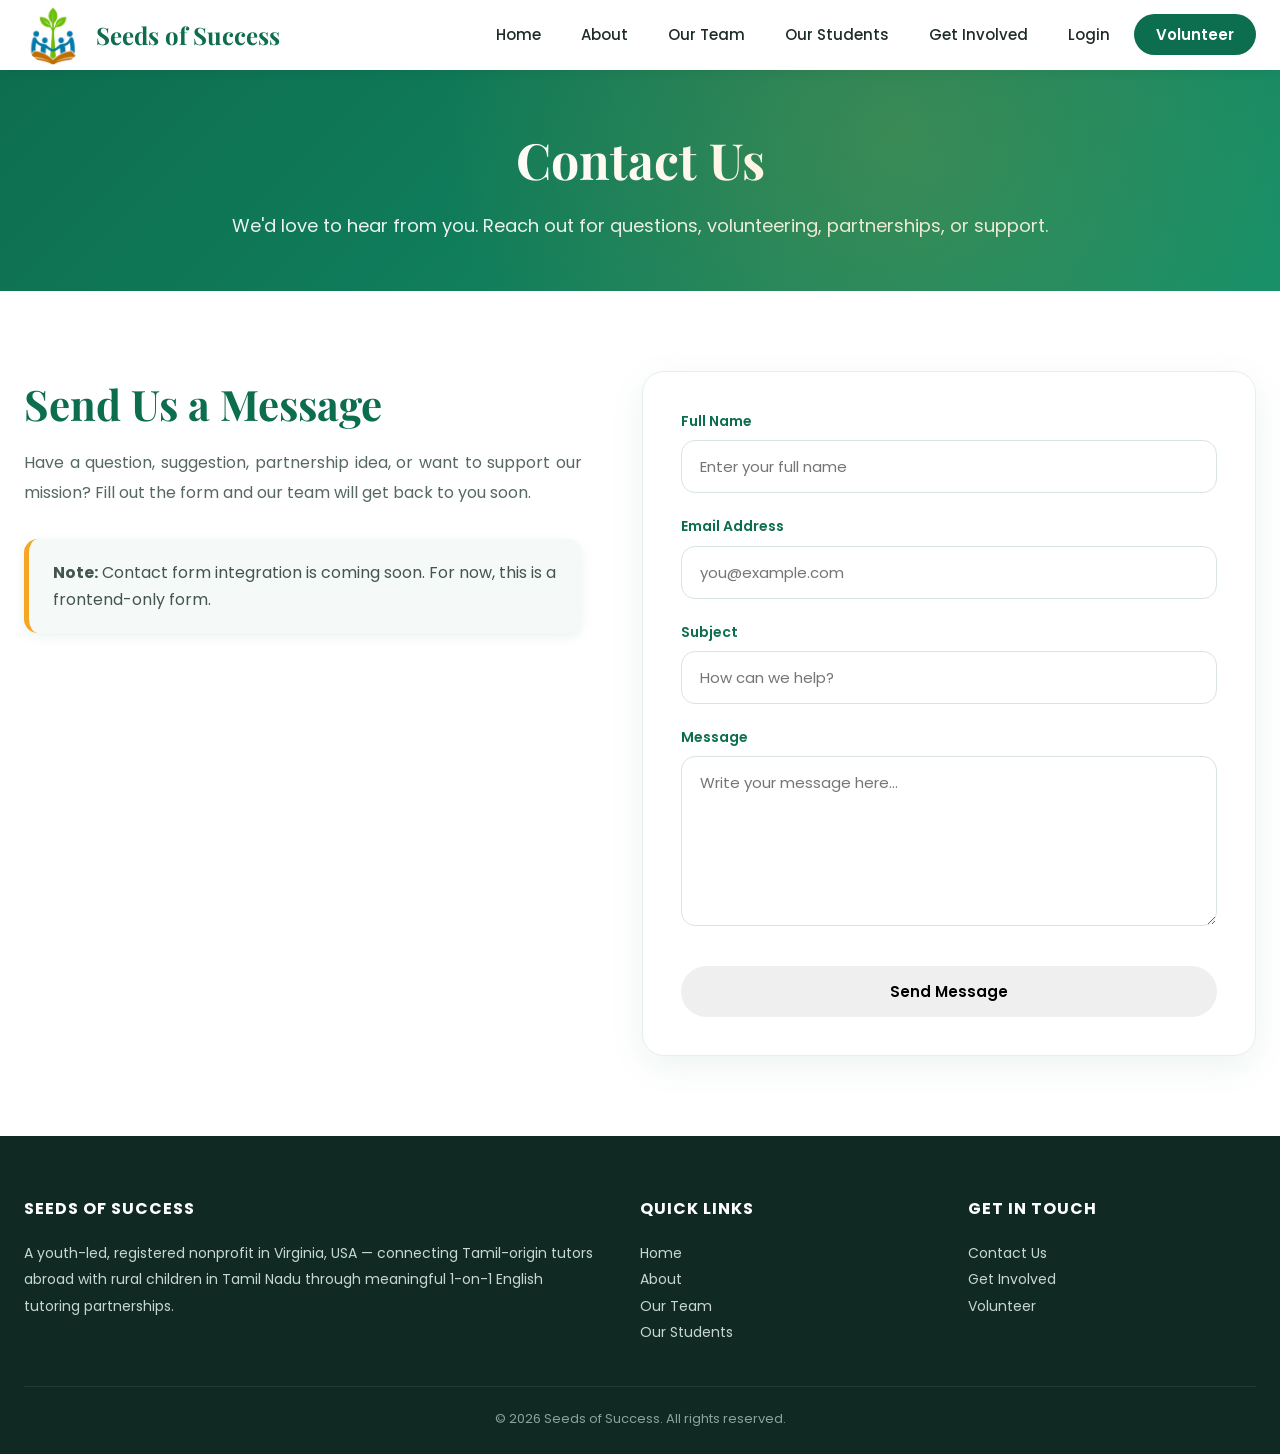
<file: contact.html>
<!DOCTYPE html>
<html lang="en">
<head>
  <meta charset="UTF-8" />
  <meta name="viewport" content="width=device-width, initial-scale=1.0" />
  <link rel="icon" type="image/jpeg" href="Images/SeedsOfSuccess_pic.jpeg" />
  <title>Contact | Seeds of Success</title>

  <link rel="preconnect" href="https://fonts.googleapis.com" />
  <link rel="preconnect" href="https://fonts.gstatic.com" crossorigin />
  <link href="https://fonts.googleapis.com/css2?family=Playfair+Display:wght@600;700&family=Poppins:wght@300;400;500;600;700&display=swap" rel="stylesheet" />

  <link rel="stylesheet" href="css/common.css" />
  <link rel="stylesheet" href="css/contact.css" />
</head>

<body>

<header class="site-header">
  <div class="container nav-wrap">
    <a href="index.html" class="brand">
      <img src="Images/SeedsOfSuccess_pic.jpeg" alt="Seeds of Success logo" class="brand-mark" />
      <span>Seeds of Success</span>
    </a>

    <button class="hamburger" id="hamburger" aria-label="Open menu">
      <span></span><span></span><span></span>
    </button>

    <ul class="nav-links" id="navLinks">
      <li><a href="index.html">Home</a></li>
      <li><a href="about.html">About</a></li>
      <li><a href="ourteam.html">Our Team</a></li>
      <li><a href="ourstudents.html">Our Students</a></li>
      <li><a href="getinvolved.html">Get Involved</a></li>
      <li><a href="login.html">Login</a></li>
      <li><a href="volunteer.html" class="nav-cta">Volunteer</a></li>
    </ul>
  </div>
</header>

<section class="page-hero">
  <div class="container page-hero-inner">
    <h1>Contact Us</h1>
    <p>We'd love to hear from you. Reach out for questions, volunteering, partnerships, or support.</p>
  </div>
</section>


<section class="section">
  <div class="container">
    <div class="contact-layout">

      <div class="contact-info-box">
        <h2>Send Us a Message</h2>
        <div class="lead"></div>
        <p>
          Have a question, suggestion, partnership idea, or want to support our mission?
          Fill out the form and our team will get back to you soon.
        </p>

        <div class="contact-note">
          <strong>Note:</strong> Contact form integration is coming soon. For now, this is a frontend-only form.
        </div>
      </div>

      <div class="contact-form-card">
        <form onsubmit="handleContactForm(event)">
          <div class="form-group">
            <label for="fullname">Full Name</label>
            <input type="text" id="fullname" placeholder="Enter your full name" required />
          </div>

          <div class="form-group">
            <label for="email">Email Address</label>
            <input type="email" id="email" placeholder="you@example.com" required />
          </div>

          <div class="form-group">
            <label for="subject">Subject</label>
            <input type="text" id="subject" placeholder="How can we help?" required />
          </div>

          <div class="form-group">
            <label for="message">Message</label>
            <textarea id="message" rows="6" placeholder="Write your message here..." required></textarea>
          </div>

          <button type="submit" class="btn btn-primary">Send Message</button>
        </form>
      </div>

    </div>
  </div>
</section>
<footer class="site-footer">
  <div class="container">
    <div class="footer-grid">
      <div>
        <h4>Seeds of Success</h4>
        <p>A youth-led, registered nonprofit in Virginia, USA — connecting Tamil-origin tutors abroad with rural children in Tamil Nadu through meaningful 1-on-1 English tutoring partnerships.</p>
      </div>

      <div>
        <h4>Quick Links</h4>
        <ul>
          <li><a href="index.html">Home</a></li>
          <li><a href="about.html">About</a></li>
          <li><a href="ourteam.html">Our Team</a></li>
          <li><a href="ourstudents.html">Our Students</a></li>
        </ul>
      </div>

      <div>
        <h4>Get In Touch</h4>
        <ul>
          <li><a href="contact.html">Contact Us</a></li>
          <li><a href="getinvolved.html">Get Involved</a></li>
          <li><a href="volunteer.html">Volunteer</a></li>
        </ul>
      </div>
    </div>

    <div class="footer-bottom">© 2026 Seeds of Success. All rights reserved.</div>
  </div>
</footer>

<div id="customAlert" class="custom-alert">
  <div class="custom-alert-box">
    <p id="customAlertMessage"></p>
    <button onclick="closeCustomAlert()">OK</button>
  </div>
</div>

<div class="page-loader" id="pageLoader">
  <img src="Images/SeedsOfSuccess_pic.jpeg" alt="">
  <div class="loader-spinner"></div>
</div>

<script>
  function handleContactForm(e) {
    e.preventDefault();
    showCustomAlert("Thank you for reaching out! Contact form integration will be added soon.");
    e.target.reset();
  }

  function showCustomAlert(message) {
    document.getElementById("customAlertMessage").textContent = message;
    document.getElementById("customAlert").classList.add("show");
  }

  function closeCustomAlert() {
    document.getElementById("customAlert").classList.remove("show");
  }
</script>

<script src="js/common.js"></script>

</body>
</html>
</file>
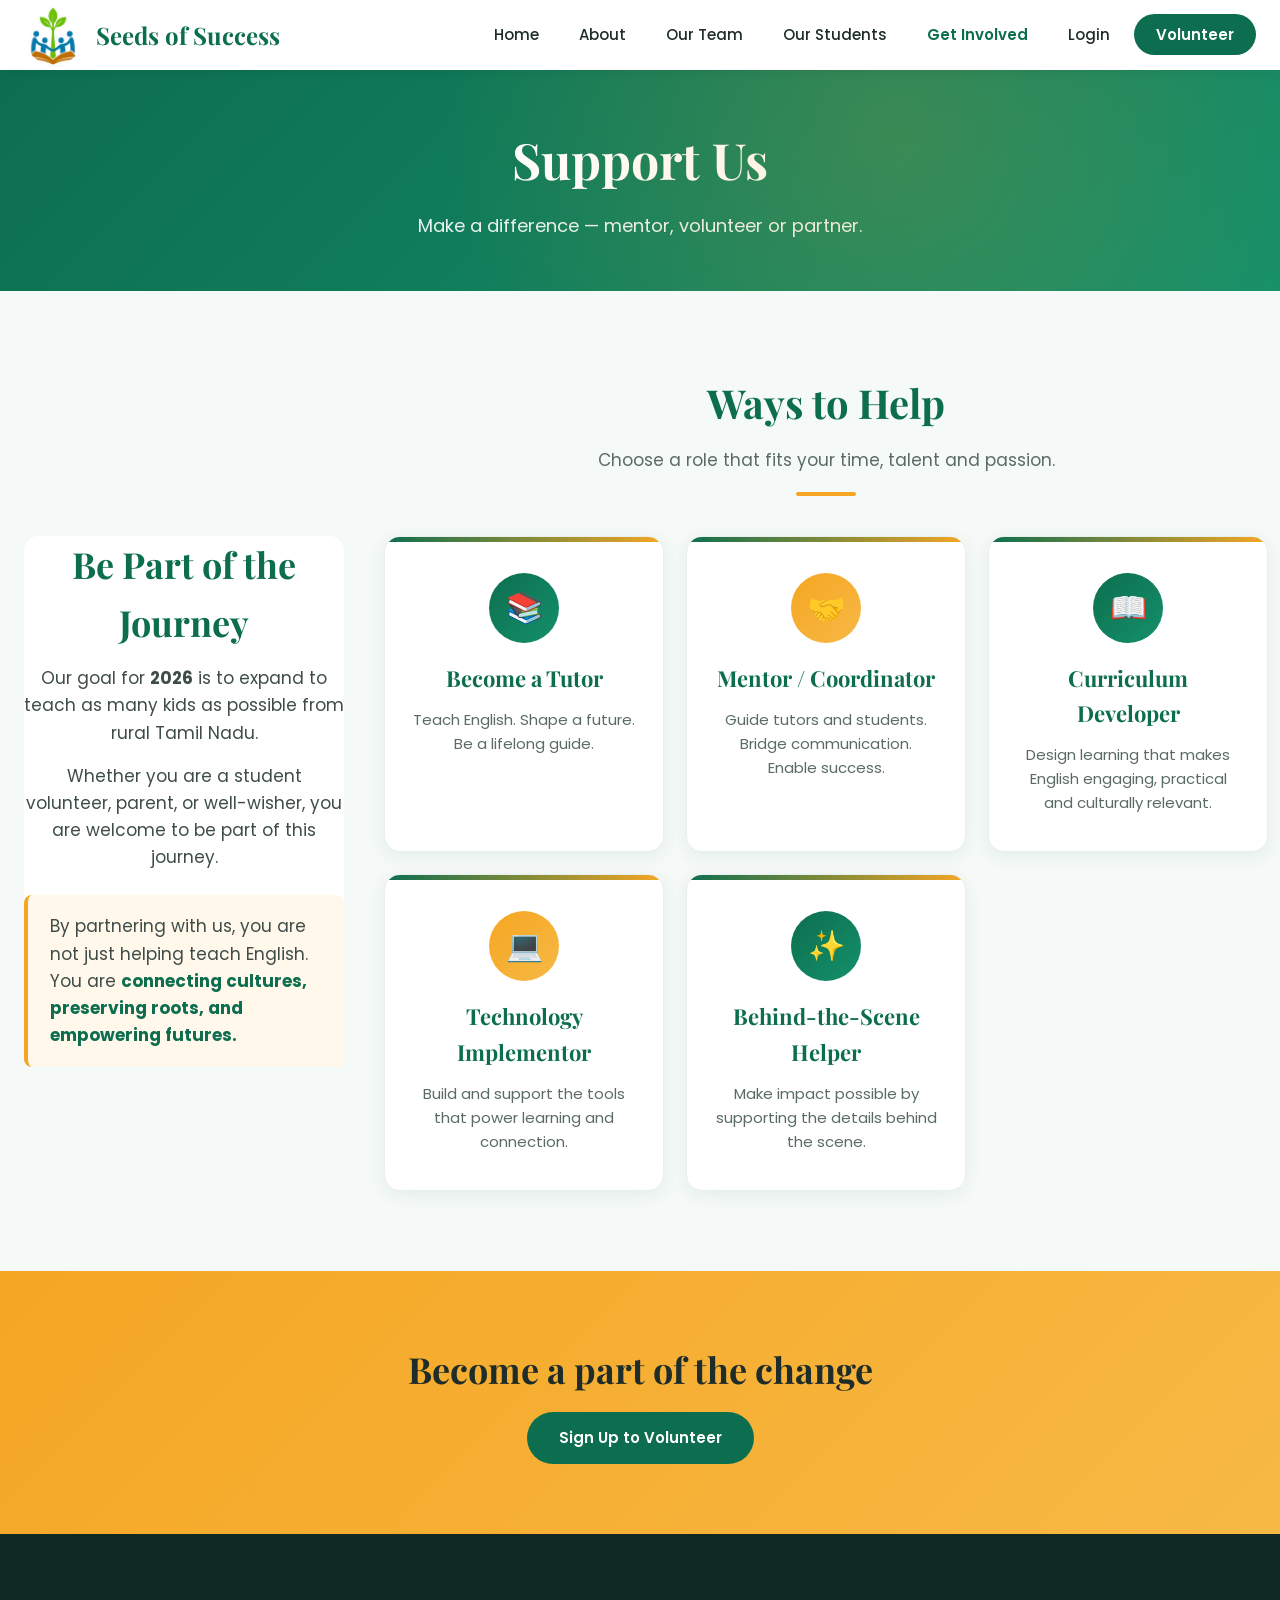
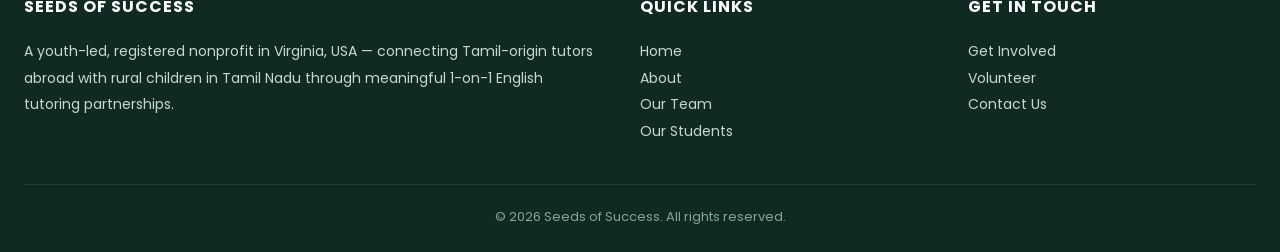
<file: getinvolved.html>
<!DOCTYPE html>
<html lang="en">
<head>
  <meta charset="UTF-8" />
  <meta name="viewport" content="width=device-width, initial-scale=1.0" />
  <link rel="icon" type="image/jpeg" href="Images/SeedsOfSuccess_pic.jpeg" />
  <title>Get Involved | Seeds of Success</title>

  <link rel="preconnect" href="https://fonts.googleapis.com" />
  <link rel="preconnect" href="https://fonts.gstatic.com" crossorigin />
  <link href="https://fonts.googleapis.com/css2?family=Playfair+Display:wght@600;700&family=Poppins:wght@300;400;500;600;700&display=swap" rel="stylesheet" />

  <link rel="stylesheet" href="css/common.css" />
  <link rel="stylesheet" href="css/getinvolved.css" />
</head>

<body>

<header class="site-header">
  <div class="container nav-wrap">
    <a href="index.html" class="brand">
      <img src="Images/SeedsOfSuccess_pic.jpeg" alt="Seeds of Success logo" class="brand-mark" />
      <span>Seeds of Success</span>
    </a>

    <button class="hamburger" id="hamburger" aria-label="Open menu">
      <span></span><span></span><span></span>
    </button>

    <ul class="nav-links" id="navLinks">
      <li><a href="index.html">Home</a></li>
      <li><a href="about.html">About</a></li>
      <li><a href="ourteam.html">Our Team</a></li>
      <li><a href="ourstudents.html">Our Students</a></li>
      <li><a href="getinvolved.html" class="active">Get Involved</a></li>
      <li><a href="login.html">Login</a></li>
      <li><a href="volunteer.html" class="nav-cta">Volunteer</a></li>
    </ul>
  </div>
</header>

<section class="page-hero">
  <div class="container page-hero-inner">
    <h1>Support Us</h1>
    <p>Make a difference — mentor, volunteer or partner.</p>
  </div>
</section>

<section class="section section-soft getinvolved-layout-section">
  <div class="container">
    <div class="getinvolved-layout">

      <!-- RIGHT SIDE: JOURNEY CONTENT -->

      <div class="journey-side">
        <div class="intro journey-card">
          <h2>Be Part of the Journey</h2>
          <p>Our goal for <strong>2026</strong> is to expand to teach as many kids as possible from rural Tamil Nadu.</p>
          <p>Whether you are a student volunteer, parent, or well-wisher, you are welcome to be part of this journey.</p>
          <div class="highlight">
            By partnering with us, you are not just helping teach English. You are <strong>connecting cultures, preserving roots, and empowering futures.</strong>
          </div>
        </div>
      </div>

      <!-- LEFT SIDE: ROLE CARDS -->
      <div class="roles-side">
        <div class="section-title compact-title">

          <h2 class="ways">Ways to Help</h2>
          
          <p>Choose a role that fits your time, talent and passion.</p>
        </div>

        <div class="roles-grid compact-roles-grid">

          <div class="role-card" data-role="tutor">
            <div class="role-icon">📚</div>
            <h3>Become a Tutor</h3>
            <p>Teach English. Shape a future. Be a lifelong guide.</p>

            <div class="role-details">
              <h4>Your Role as a Tutor</h4>
              <p class="detail-intro">Tutors are the heart and backbone of this program.</p>

              <h5>Prerequisites</h5>
              <ul>
                <li>Must be fluent in Tamil.</li>
                <li>Passionate about helping kids learn and grow.</li>
                <li>Ready to commit time and energy to making a difference.</li>
              </ul>

              <h5>Responsibilities</h5>
              <ul>
                <li>Conduct engaging English lessons based on our standardized curriculum for your student.</li>
                <li>Use Tamil strategically to explain concepts and build rapport.</li>
                <li>Encourage student participation and curiosity.</li>
                <li>Ask for help when needed from the adult coordinator, especially for student tutors.</li>
                <li>Adapt and refine teaching methodology to benefit students.</li>
                <li>Go prepared. Before class, review the lesson content.</li>
                <li>Keep track of time, flow, and lessons taught.</li>
                <li>If this role interests you, there will be a follow-up orientation session to attend.</li>
              </ul>

              <p class="time-commitment">Time Commitment: Minimum of 1 to 1.5 hours per week, including tutoring, preparation for class, and any homework help offered.</p>
            </div>
          </div>

          <div class="role-card" data-role="coordinator">
            <div class="role-icon alt">🤝</div>
            <h3>Mentor / Coordinator</h3>
            <p>Guide tutors and students. Bridge communication. Enable success.</p>

            <div class="role-details">
              <h4>Your Role as a Coordinator</h4>
              <p class="detail-intro">Adult coordinators help student tutors run their sessions smoothly.</p>

              <h5>Prerequisites</h5>
              <ul>
                <li>Proficient in reading, writing, and speaking Tamil.</li>
                <li>Familiar with Tamil culture and local customs.</li>
              </ul>

              <h5>Responsibilities</h5>
              <ul>
                <li>Be present in all tutoring sessions with student tutors.</li>
                <li>Troubleshoot technology and curriculum challenges during sessions.</li>
                <li>Help smooth communication with students, parents, and school staff.</li>
                <li>Help tutors adapt when challenges arise.</li>
                <li>Encourage and reassure students.</li>
                <li>Provide emotional and logistical support to both tutor and student.</li>
              </ul>

              <p class="time-commitment">Time Commitment: Minimum of 1 hour per week per student.</p>
            </div>
          </div>

          <div class="role-card" data-role="curriculum">
            <div class="role-icon">📖</div>
            <h3>Curriculum Developer</h3>
            <p>Design learning that makes English engaging, practical and culturally relevant.</p>

            <div class="role-details">
              <h4>Your Role as a Curriculum Developer</h4>
              <p class="detail-intro">Our curriculum has Basic Grammar, Cultural Exchange, and Practical Skill Building.</p>

              <h5>Responsibilities</h5>
              <ul>
                <li>Design training materials and lesson plans.</li>
                <li>Incorporate cultural exchange moments.</li>
                <li>Share real-life examples and role-play situations.</li>
                <li>Create bilingual English-Tamil teaching aids when needed.</li>
                <li>Update materials based on feedback.</li>
              </ul>

              <p class="time-commitment">Time Commitment: Variable and flexible based on what you can offer.</p>
            </div>
          </div>

          <div class="role-card" data-role="technology">
            <div class="role-icon alt">💻</div>
            <h3>Technology Implementor</h3>
            <p>Build and support the tools that power learning and connection.</p>

            <div class="role-details">
              <h4>Your Role as a Technology Implementor</h4>

              <h5>Responsibilities</h5>
              <ul>
                <li>Assist in building and improving the website.</li>
                <li>Create and maintain the YouTube channel and reels.</li>
                <li>Support homework innovation with mobile-friendly assignments.</li>
                <li>Help use AI and emerging technologies for lesson delivery.</li>
              </ul>

              <p class="time-commitment">Time Commitment: Variable and flexible based on what you can offer.</p>
            </div>
          </div>

          <div class="role-card" data-role="helper">
            <div class="role-icon">✨</div>
            <h3>Behind-the-Scene Helper</h3>
            <p>Make impact possible by supporting the details behind the scene.</p>

            <div class="role-details">
              <h4>Be Part of Our Well-Oiled Machine Crew</h4>
              <p class="detail-intro">Behind-the-scene helpers support important program operations.</p>

              <h5>Helpers may assist as</h5>
              <ul>
                <li>Story book readers</li>
                <li>Homework helpers</li>
                <li>Scheduling helpers</li>
                <li>Google Drive organizers and maintainers</li>
              </ul>

              <p class="time-commitment">Time Commitment: Variable and flexible based on what you can offer.</p>
            </div>
          </div>

        </div>
      </div>


      
    </div>
  </div>
</section>

<!-- <section class="donate-section">
  <div class="container">
    <div class="donate-card">
      <h2>Make a Donation</h2>
      <div class="lead"></div>
      <p>Every contribution helps us reach more children in rural Tamil Nadu.</p>

      <div class="amount-grid">
        <button type="button" class="amount-btn" onclick="pickAmount(this, 250)">₹250</button>
        <button type="button" class="amount-btn active" onclick="pickAmount(this, 500)">₹500</button>
        <button type="button" class="amount-btn" onclick="pickAmount(this, 1000)">₹1,000</button>
        <button type="button" class="amount-btn" onclick="pickAmount(this, 2500)">₹2,500</button>
      </div>

      <div class="donate-actions">
        <button type="button" class="btn-donate" onclick="donate()">Donate <span id="donateAmount">₹500</span></button>
        <button type="button" class="btn-donate-outline" onclick="donate('custom')">Other Amount</button>
      </div>
    </div>
  </div>
</section> -->

<section class="cta-band">
    <div class="container">
      <h2>Become a part of the change</h2>
      <a href="volunteer.html" class="btn">Sign Up to Volunteer</a>
    </div>
  </section>

<footer class="site-footer">
  <div class="container">
    <div class="footer-grid">
      <div>
        <h4>Seeds of Success</h4>
        <p>A youth-led, registered nonprofit in Virginia, USA — connecting Tamil-origin tutors abroad with rural children in Tamil Nadu through meaningful 1-on-1 English tutoring partnerships.</p>
      </div>

      <div>
        <h4>Quick Links</h4>
        <ul>
          <li><a href="index.html">Home</a></li>
          <li><a href="about.html">About</a></li>
          <li><a href="ourteam.html">Our Team</a></li>
          <li><a href="ourstudents.html">Our Students</a></li>
        </ul>
      </div>

      <div>
        <h4>Get In Touch</h4>
        <ul>
          <li><a href="getinvolved.html">Get Involved</a></li>
          <li><a href="volunteer.html">Volunteer</a></li>
<li><a href="contact.html">Contact Us</a></li> 
 </ul>
      </div>
    </div>

    <div class="footer-bottom">© 2026 Seeds of Success. All rights reserved.</div>
  </div>
</footer>

<div class="role-popup" id="rolePopup">
  <div class="role-popup-box">
    <button class="role-popup-close" onclick="closeRolePopup()">✕</button>

    <div id="rolePopupContent"></div>

    <div class="popup-actions">
      <button type="button" class="popup-cancel-btn" onclick="closeRolePopup()">Cancel</button>
      <a id="popupFormBtn" class="popup-form-btn" href="#">Sign Up to Volunteer</a>
    </div>
  </div>
</div>

<div class="page-loader" id="pageLoader">
  <img src="Images/SeedsOfSuccess_pic.jpeg" alt="">
  <div class="loader-spinner"></div>
</div>
<script>
  const roleCards = document.querySelectorAll(".role-card");
  const rolePopup = document.getElementById("rolePopup");
  const rolePopupContent = document.getElementById("rolePopupContent");
  const rolePopupBox = document.querySelector(".role-popup-box");
  const popupFormBtn = document.getElementById("popupFormBtn");

  roleCards.forEach(card => {
    card.addEventListener("click", () => {
      const icon = card.querySelector(".role-icon").outerHTML;
      const title = card.querySelector("h3").textContent;
      const shortText = card.querySelector("p").outerHTML;
      const details = card.querySelector(".role-details");

      if (!details) return;

      const roleUrl = "volunteer.html?role=" + encodeURIComponent(title);

      rolePopupContent.innerHTML = `
        ${icon}
        <h3>${title}</h3>
        ${shortText}

        <div class="popup-role-details">
          ${details.innerHTML}
        </div>
      `;

      popupFormBtn.href = roleUrl;

      rolePopup.classList.add("show");
      document.body.style.overflow = "hidden";

      requestAnimationFrame(() => {
        if (rolePopupBox) rolePopupBox.scrollTop = 0;
        if (rolePopupContent) rolePopupContent.scrollTop = 0;
      });
    });
  });

  function closeRolePopup() {
    rolePopup.classList.remove("show");
    document.body.style.overflow = "";

    if (rolePopupBox) rolePopupBox.scrollTop = 0;
    if (rolePopupContent) rolePopupContent.scrollTop = 0;
  }

  rolePopup.addEventListener("click", (e) => {
    if (e.target === rolePopup) closeRolePopup();
  });

  document.addEventListener("keydown", (e) => {
    if (e.key === "Escape") closeRolePopup();
  });

  let selectedAmount = 500;

  function pickAmount(btn, amt) {
    document.querySelectorAll(".amount-btn").forEach(button => {
      button.classList.remove("active");
    });

    btn.classList.add("active");
    selectedAmount = amt;

    document.getElementById("donateAmount").textContent =
      "₹" + amt.toLocaleString("en-IN");
  }

  function donate(mode) {
    if (mode === "custom") {
      const value = prompt("Enter the amount you would like to donate (₹):", "500");

      if (value === null) return;

      const cleaned = value.trim();

      if (!cleaned || !/^\d+(\.\d{1,2})?$/.test(cleaned) || Number(cleaned) <= 0) {
        alert("Please enter a valid donation amount.");
        return;
      }

      selectedAmount = Number(cleaned);

      document.getElementById("donateAmount").textContent =
        "₹" + selectedAmount.toLocaleString("en-IN");
    }

    alert(
      "Thank you for your generosity! In the live site this would open a secure payment popup for ₹" +
      selectedAmount.toLocaleString("en-IN") +
      "."
    );
  }
</script>


<script src="js/common.js"></script>

</body>
</html>
</file>
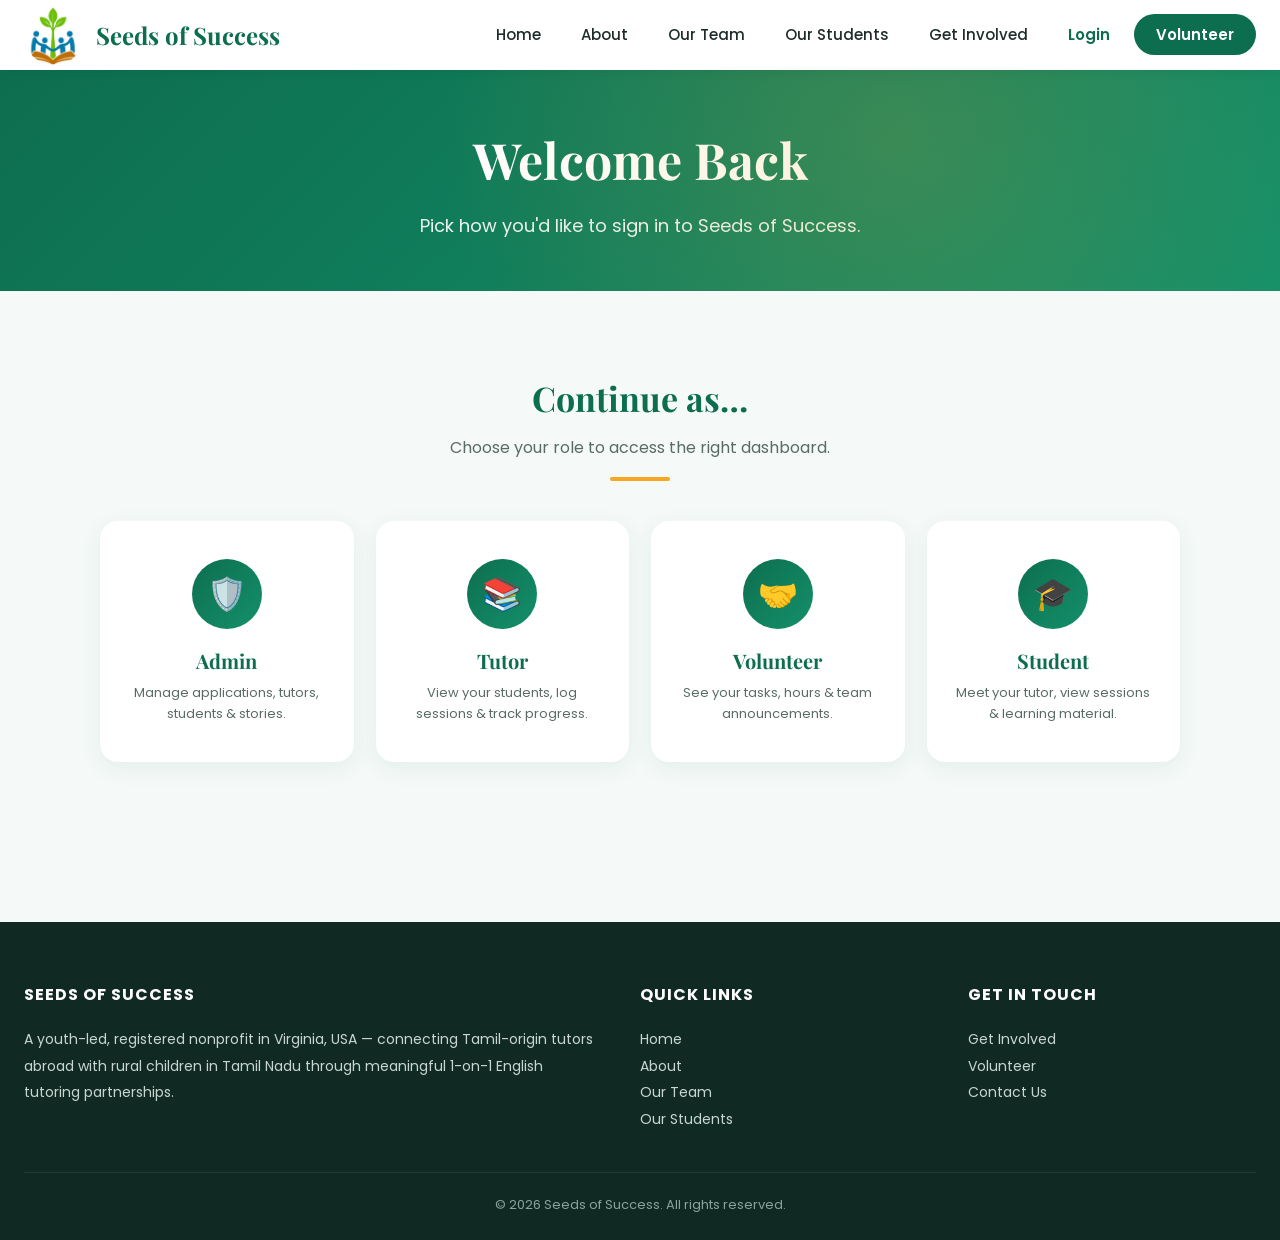
<file: login.html>
<!DOCTYPE html>
<html lang="en">
<head>
  <meta charset="UTF-8" />
  <meta name="viewport" content="width=device-width, initial-scale=1.0" />
  <link rel="icon" type="image/jpeg" href="Images/SeedsOfSuccess_pic.jpeg" />
  <title>Login | Seeds of Success</title>
  <link rel="preconnect" href="https://fonts.googleapis.com" />
  <link rel="preconnect" href="https://fonts.gstatic.com" crossorigin />
  <link href="https://fonts.googleapis.com/css2?family=Playfair+Display:wght@600;700&family=Poppins:wght@300;400;500;600;700&display=swap" rel="stylesheet" />

  <link rel="stylesheet" href="css/common.css" />
  <link rel="stylesheet" href="css/login.css" /></head>

<body>

  <header class="site-header">
    <div class="container nav-wrap">
      <a href="index.html" class="brand">
        <img src="Images/SeedsOfSuccess_pic.jpeg" alt="Seeds of Success logo" class="brand-mark" />
        <span>Seeds of Success</span>
      </a>
      <button class="hamburger" id="hamburger" aria-label="Open menu"><span></span><span></span><span></span></button>
      <ul class="nav-links" id="navLinks">
        <li><a href="index.html">Home</a></li>
        <li><a href="about.html">About</a></li>
        <li><a href="ourteam.html">Our Team</a></li>
        <li><a href="ourstudents.html">Our Students</a></li>
        <li><a href="getinvolved.html">Get Involved</a></li>
        <li><a href="login.html" class="active">Login</a></li>
        <li><a href="volunteer.html" class="nav-cta">Volunteer</a></li>
      </ul>
    </div>
  </header>

  <section class="page-hero">
    <div class="container page-hero-inner">
      <h1>Welcome Back</h1>
      <p>Pick how you'd like to sign in to Seeds of Success.</p>
    </div>
  </section>

  <!-- ROLE PICKER -->
  <section class="role-section" id="rolePicker">
    <div class="container">
      <div class="role-title">
        <h2>Continue as…</h2>
        <p>Choose your role to access the right dashboard.</p>
      </div>

      <div class="role-grid">
        <div class="role-card" onclick="pickRole(event, 'admin')">
          <div class="role-icon admin">🛡️</div>
          <h3>Admin</h3>
          <p>Manage applications, tutors, students &amp; stories.</p>
        </div>
        <div class="role-card" onclick="pickRole(event, 'tutor')">
          <div class="role-icon tutor">📚</div>
          <h3>Tutor</h3>
          <p>View your students, log sessions &amp; track progress.</p>
        </div>
        <div class="role-card" onclick="pickRole(event, 'volunteer')">
          <div class="role-icon volunteer">🤝</div>
          <h3>Volunteer</h3>
          <p>See your tasks, hours &amp; team announcements.</p>
        </div>
        <div class="role-card" onclick="pickRole(event, 'student')">
          <div class="role-icon student">🎓</div>
          <h3>Student</h3>
          <p>Meet your tutor, view sessions &amp; learning material.</p>
        </div>
      </div>
    </div>
  </section>

  <!-- LOGIN CARD (shown after pick) -->
  <section class="auth-section">
    <div class="container">
      <div class="auth-card" id="authCard">
        <div style="text-align:center;">
          <span class="role-badge"><span class="dot"></span><span id="roleLabel">Tutor</span> Login</span>
        </div>
        <h2>Sign in</h2>
        <div class="lead"></div>
        <p class="sub">Enter your credentials to continue.</p>
        <a class="change-role" onclick="resetRole()">← Choose a different role</a>

        <form onsubmit="handleLogin(event)">
          <div class="form-group">
            <label for="email">Email</label>
            <input type="email" id="email" placeholder="you@example.com" required />
          </div>
          <div class="form-group">
            <label for="password">Password</label>
            <input type="password" id="password" placeholder="••••••••" required />
          </div>
          <div class="row-between">
    <label>
        <input type="checkbox" /> Remember me
    </label>
    <a href="reset-password.html">Forgot password?</a>
</div>
          <button type="submit" class="btn btn-primary">Sign In</button>
        </form>

        <div class="auth-footer" id="signupRow">
New here? <a href="signup.html" id="createAccountLink">Create an account</a>
        </div>

        <div class="demo-note">
          <strong>Demo:</strong> This is a static preview. Sign-in goes straight to the
          chosen dashboard without real authentication.
        </div>
      </div>
    </div>
  </section>

  <footer class="site-footer">
    <div class="container">
      <div class="footer-grid">
        <div>
          <h4>Seeds of Success</h4>
          <p>A youth-led, registered nonprofit in Virginia, USA — connecting Tamil-origin tutors abroad with rural children in Tamil Nadu through meaningful 1-on-1 English tutoring partnerships.</p>
        </div>
        <div>
          <h4>Quick Links</h4>
          <ul>
            <li><a href="index.html">Home</a></li>
            <li><a href="about.html">About</a></li>
            <li><a href="ourteam.html">Our Team</a></li>
            <li><a href="ourstudents.html">Our Students</a></li>
          </ul>
        </div>
        <div>
          <h4>Get In Touch</h4>
          <ul>
            <li><a href="getinvolved.html">Get Involved</a></li>
            <li><a href="volunteer.html">Volunteer</a></li>
            <a href="contact.html" class="footer-contact-btn">Contact Us</a>
          </ul>
        </div>
      </div>
      <div class="footer-bottom">© 2026 Seeds of Success. All rights reserved.</div>
    </div>
  </footer>

  <script>
    
    const TARGETS = {
      admin: 'admin.html',
      tutor: 'tutor-dashboard.html',
      volunteer: 'volunteer-dashboard.html',
      student: 'student-dashboard.html'
    };
    const LABELS = { admin: 'Admin', tutor: 'Tutor', volunteer: 'Volunteer', student: 'Student' };
    let currentRole = null;

    function pickRole(event, role) {
      currentRole = role;
      document.querySelectorAll('.role-card').forEach(c => c.classList.remove('selected'));
      event.currentTarget.classList.add('selected');
      document.getElementById('roleLabel').textContent = LABELS[role];

      const signupRow = document.getElementById('signupRow');
      const createAccountLink = document.getElementById('createAccountLink');

  if (role === 'tutor') {
  createAccountLink.href = 'signup.html';
  signupRow.style.display = 'block';
} else if (role === 'volunteer') {
  createAccountLink.href = 'volunteer.html';
  signupRow.style.display = 'block';
} else {
  signupRow.style.display = 'none';
}
      const card = document.getElementById('authCard');
      card.classList.add('show');
      setTimeout(() => card.scrollIntoView({ behavior: 'smooth', block: 'center' }), 50);
    }

    function resetRole() {
      currentRole = null;
      document.querySelectorAll('.role-card').forEach(c => c.classList.remove('selected'));
      document.getElementById('authCard').classList.remove('show');
      document.getElementById('rolePicker').scrollIntoView({ behavior: 'smooth' });
    }

    function handleLogin(e) {
      e.preventDefault();
      const target = TARGETS[currentRole] || 'tutor-dashboard.html';
      document.body.classList.add('is-leaving');
      setTimeout(() => { window.location.href = target; }, 250);
    }

    window.addEventListener('pageshow', e => {
      if (e.persisted) document.body.classList.remove('is-leaving');
    });
  </script>

<div class="page-loader" id="pageLoader">
    <img src="Images/SeedsOfSuccess_pic.jpeg" alt="">
    <div class="loader-spinner"></div>
</div>

</body>
</html>
</file>
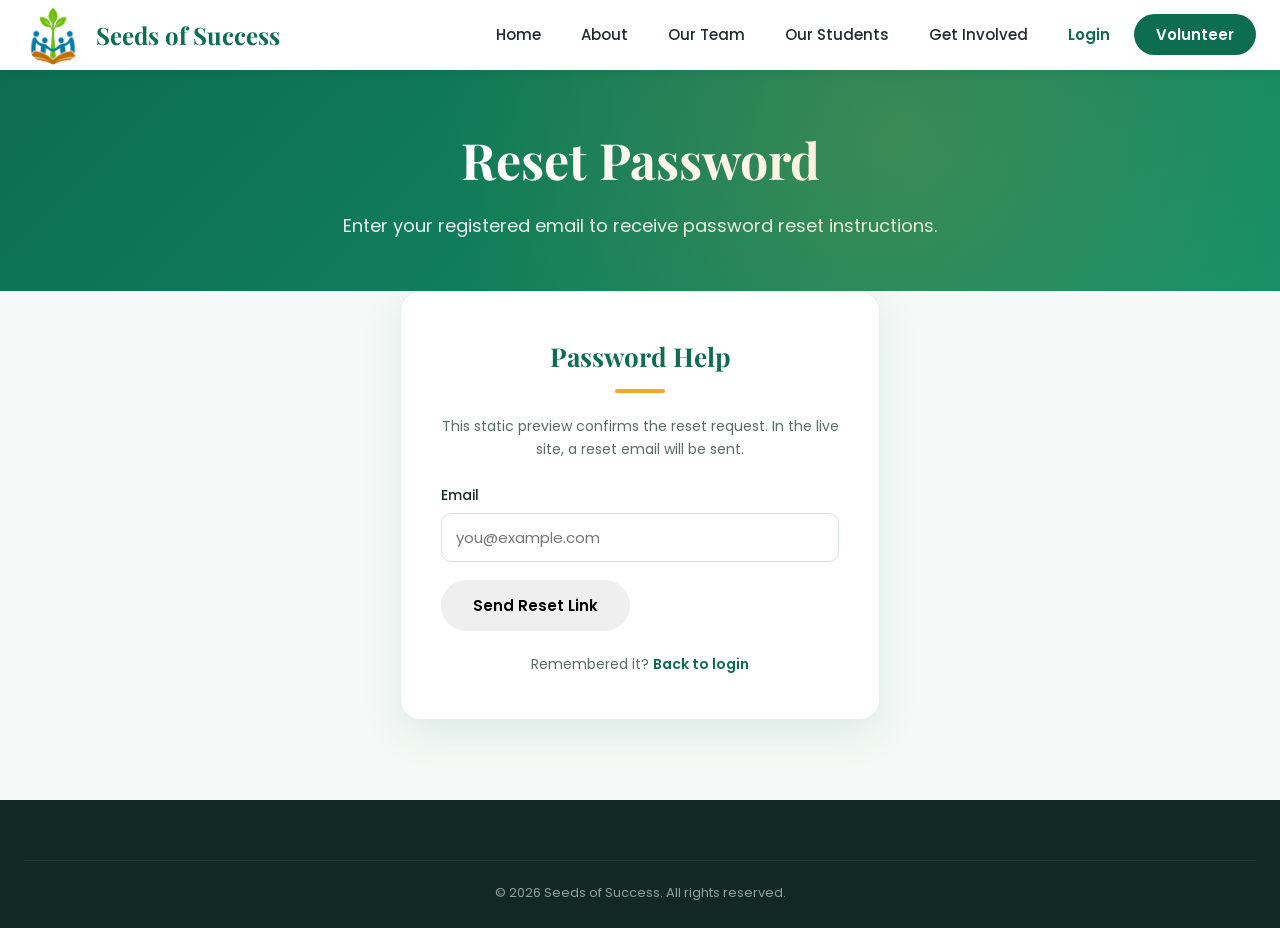
<file: reset-password.html>
<!DOCTYPE html>
<html lang="en">
<head>
  <meta charset="UTF-8" />
  <meta name="viewport" content="width=device-width, initial-scale=1.0" />
  <link rel="icon" type="image/jpeg" href="Images/SeedsOfSuccess_pic.jpeg" />
  <title>Reset Password | Seeds of Success</title>
  <link rel="preconnect" href="https://fonts.googleapis.com" />
  <link rel="preconnect" href="https://fonts.gstatic.com" crossorigin />
  <link href="https://fonts.googleapis.com/css2?family=Playfair+Display:wght@600;700&family=Poppins:wght@300;400;500;600;700&display=swap" rel="stylesheet" />
  <link rel="stylesheet" href="css/common.css" />
  <link rel="stylesheet" href="css/login.css" />
</head>
<body>
  <header class="site-header">
    <div class="container nav-wrap">
      <a href="index.html" class="brand">
        <img src="Images/SeedsOfSuccess_pic.jpeg" alt="Seeds of Success logo" class="brand-mark" />
        <span>Seeds of Success</span>
      </a>
      <button class="hamburger" id="hamburger" aria-label="Open menu"><span></span><span></span><span></span></button>
      <ul class="nav-links" id="navLinks">
        <li><a href="index.html">Home</a></li>
        <li><a href="about.html">About</a></li>
        <li><a href="ourteam.html">Our Team</a></li>
        <li><a href="ourstudents.html">Our Students</a></li>
        <li><a href="getinvolved.html">Get Involved</a></li>
        <li><a href="login.html" class="active">Login</a></li>
        <li><a href="volunteer.html" class="nav-cta">Volunteer</a></li>
      </ul>
    </div>
  </header>

  <section class="page-hero">
    <div class="container page-hero-inner">
      <h1>Reset Password</h1>
      <p>Enter your registered email to receive password reset instructions.</p>
    </div>
  </section>

  <section class="auth-section">
    <div class="container">
      <div class="auth-card show">
        <h2>Password Help</h2>
        <div class="lead"></div>
        <p class="sub">This static preview confirms the reset request. In the live site, a reset email will be sent.</p>
        <form onsubmit="handleReset(event)">
          <div class="form-group">
            <label for="resetEmail">Email</label>
            <input type="email" id="resetEmail" placeholder="you@example.com" required />
          </div>
          <button type="submit" class="btn btn-primary">Send Reset Link</button>
        </form>
        <div class="auth-footer">
          Remembered it? <a href="login.html">Back to login</a>
        </div>
      </div>
    </div>
  </section>

  <footer class="site-footer">
    <div class="container">
      <div class="footer-bottom">© 2026 Seeds of Success. All rights reserved.</div>
    </div>
  </footer>

  <script>
    function handleReset(event) {
      event.preventDefault();
      alert("Password reset instructions have been prepared for this email.");
    }
  </script>
  <script src="js/common.js"></script>
  <div class="page-loader" id="pageLoader">
    <img src="Images/SeedsOfSuccess_pic.jpeg" alt="" />
    <div class="loader-spinner"></div>
  </div>
</body>
</html>
</file>
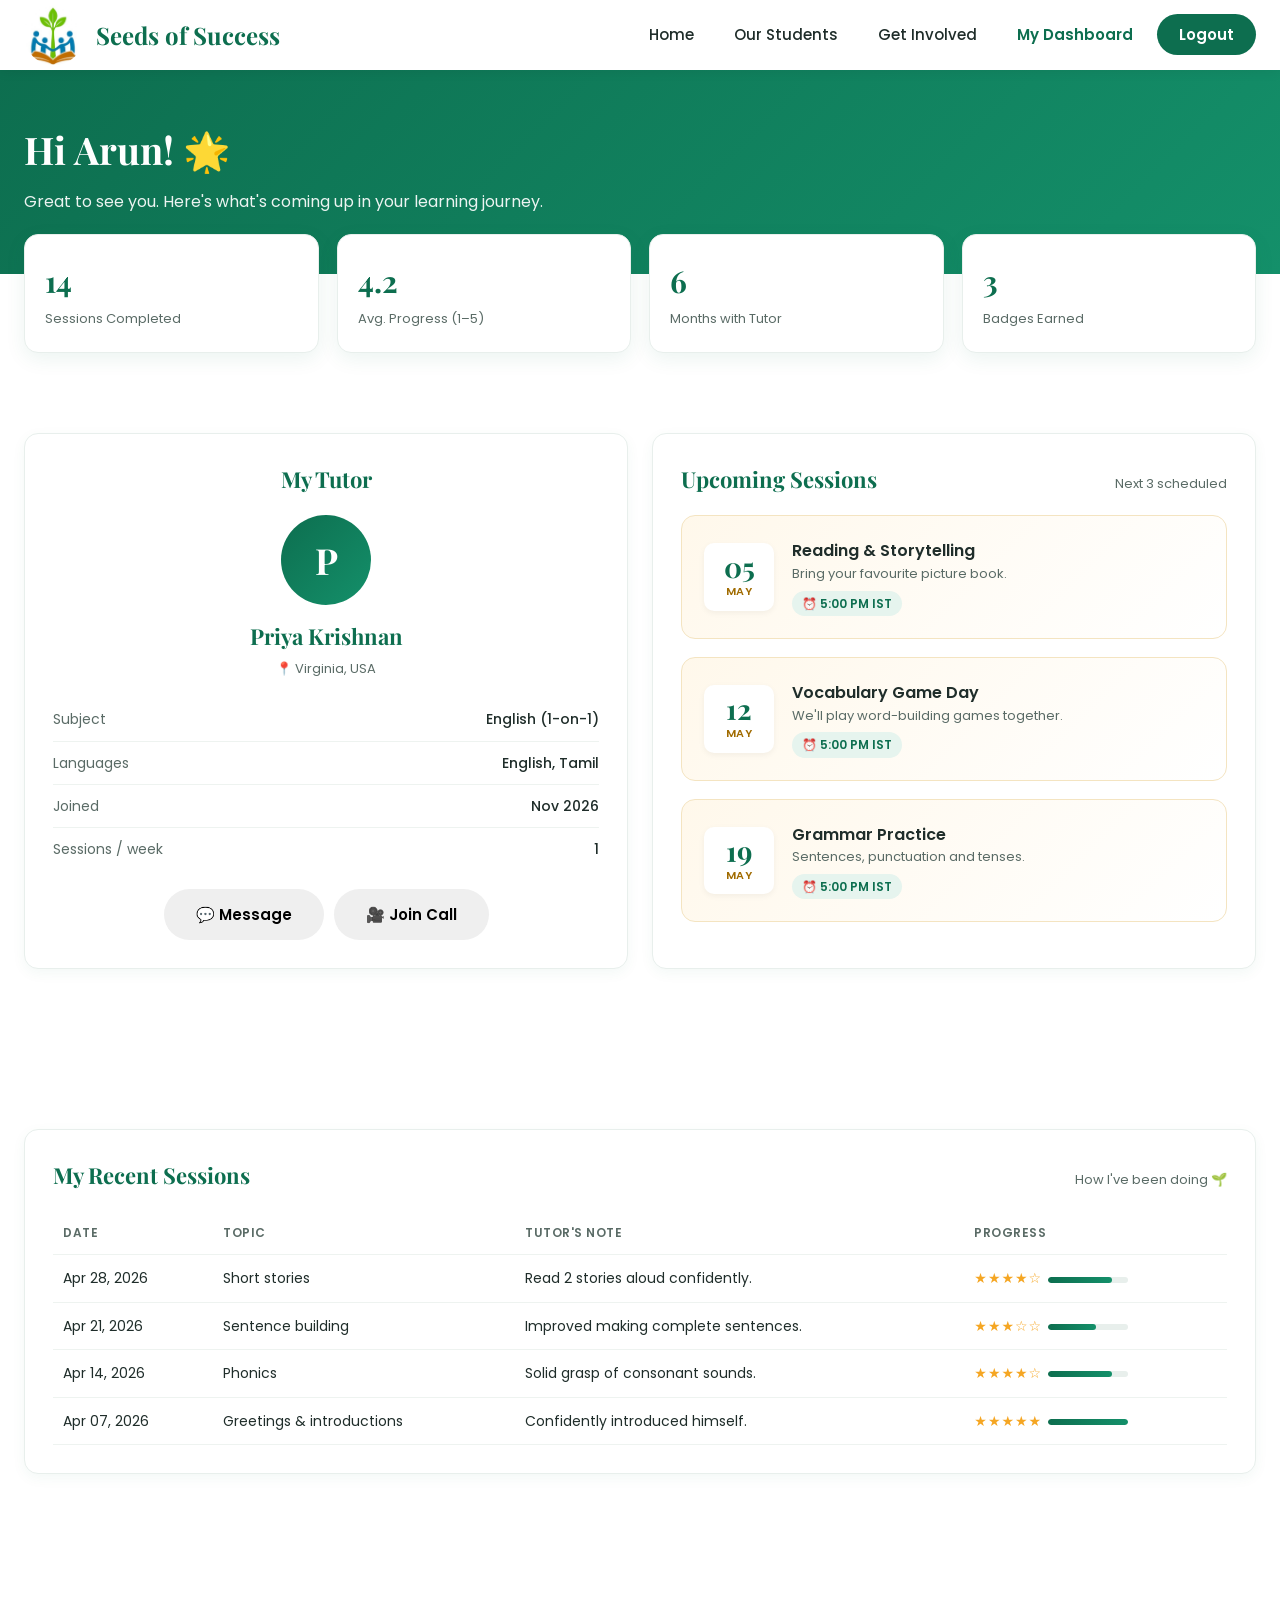
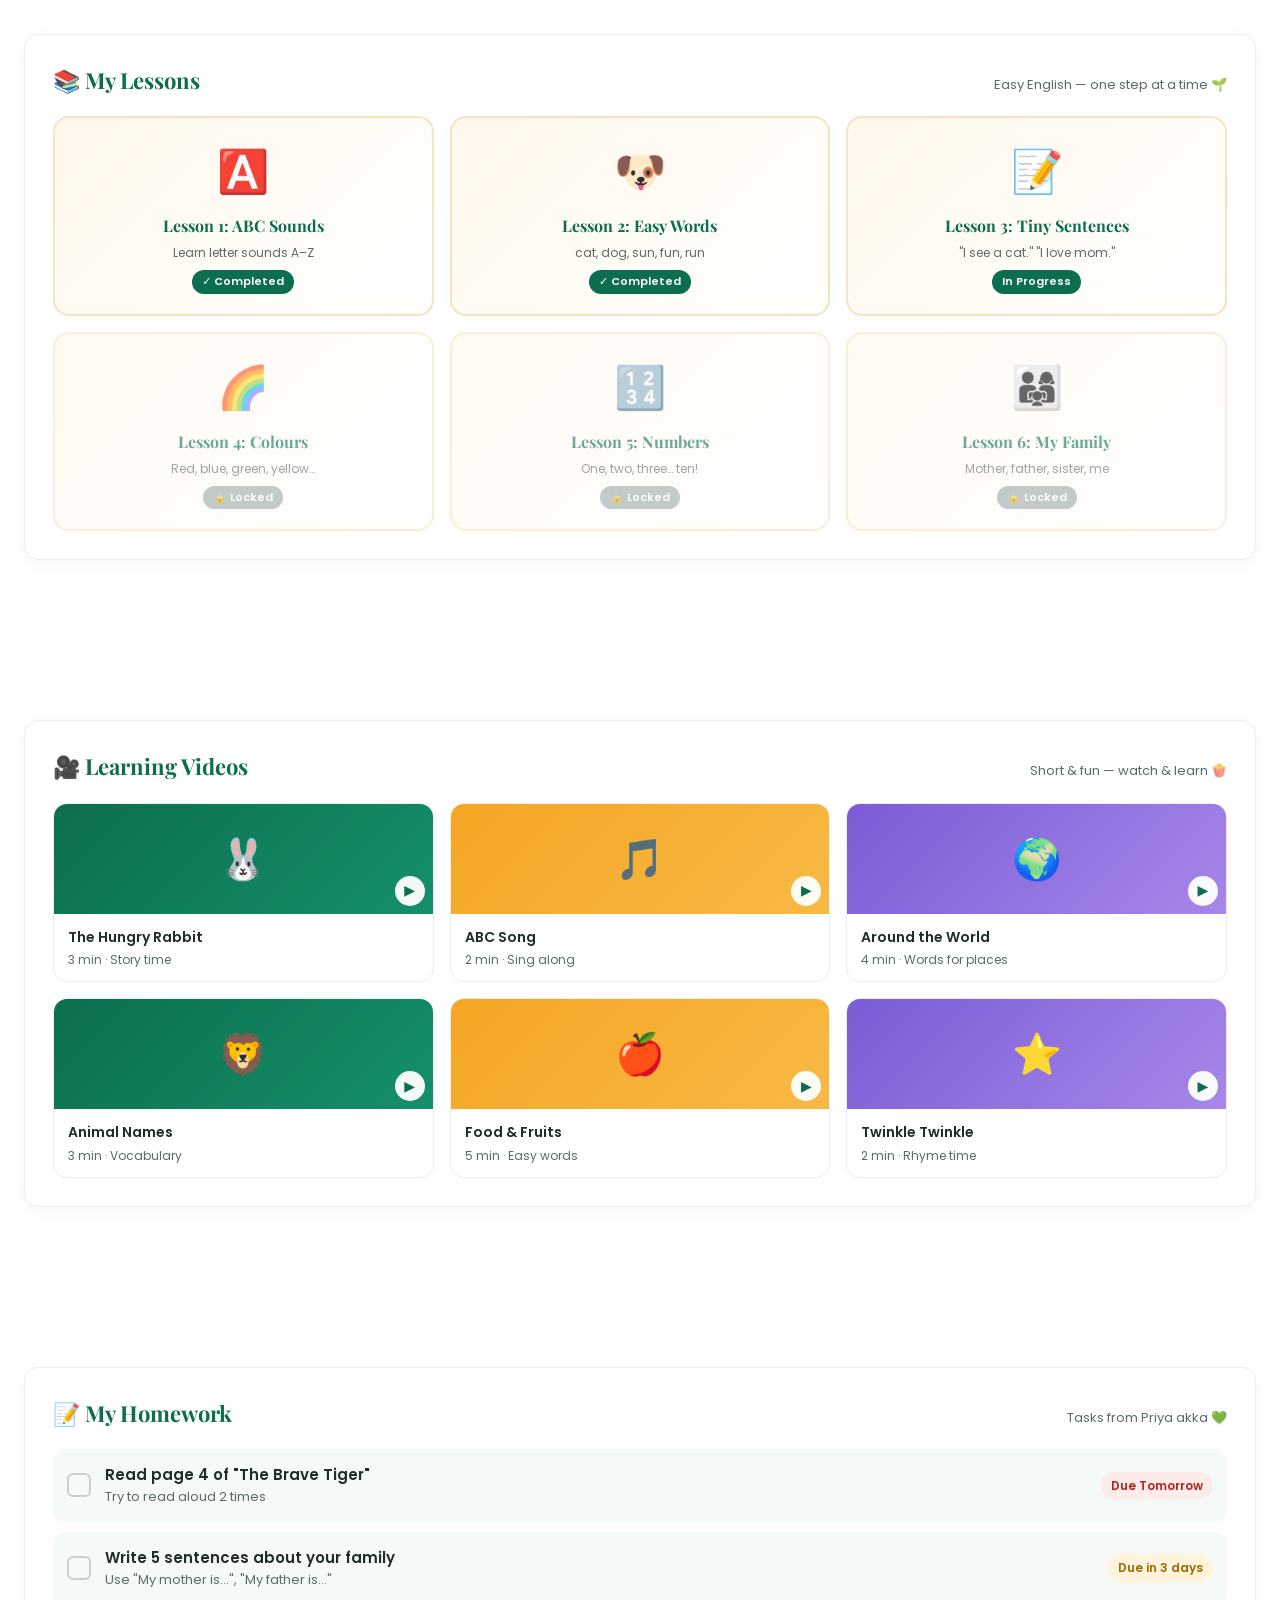
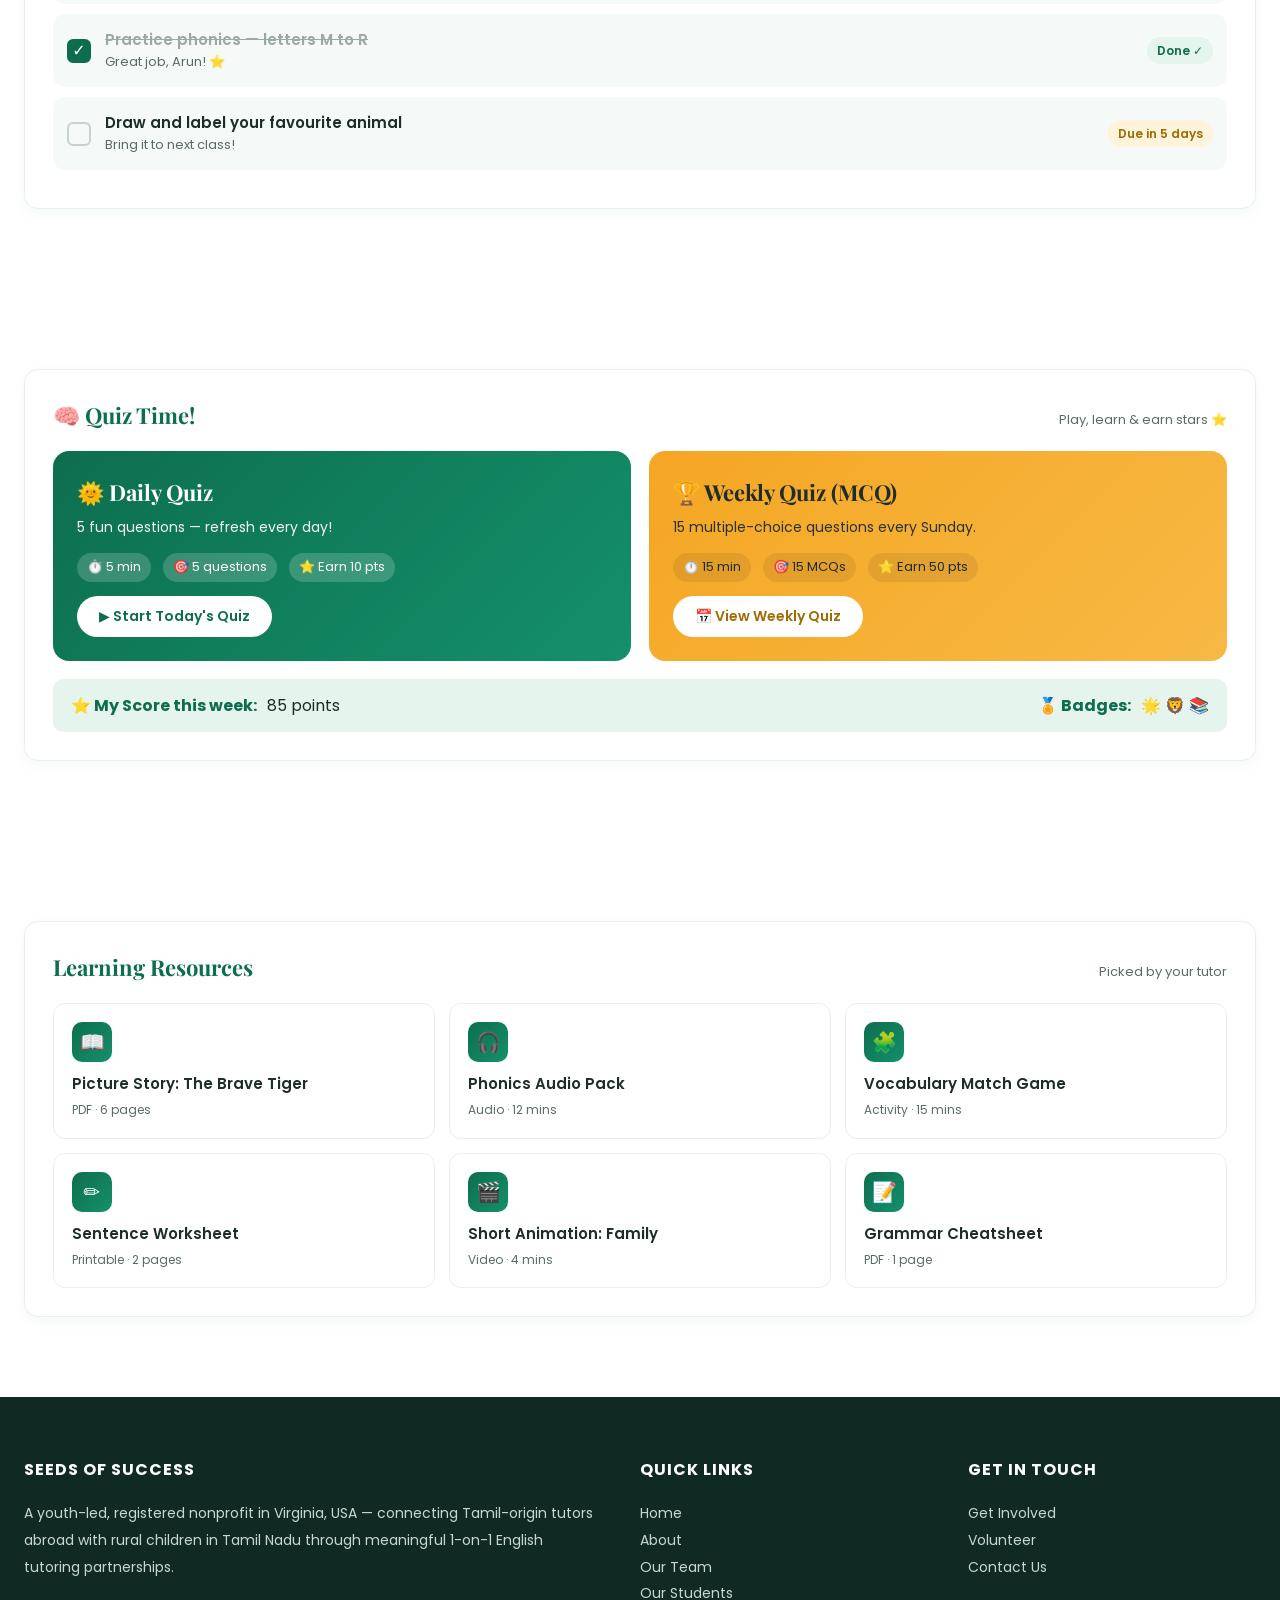
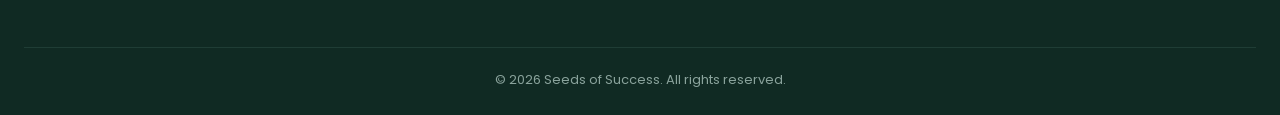
<file: student-dashboard.html>
<!DOCTYPE html>
<html lang="en">
<head>
  <meta charset="UTF-8" />
  <meta name="viewport" content="width=device-width, initial-scale=1.0" />
  <link rel="icon" type="image/jpeg" href="Images/SeedsOfSuccess_pic.jpeg" />
  <title>Student Dashboard | Seeds of Success</title>
  <link rel="preconnect" href="https://fonts.googleapis.com" />
  <link rel="preconnect" href="https://fonts.gstatic.com" crossorigin />
  <link href="https://fonts.googleapis.com/css2?family=Playfair+Display:wght@600;700&family=Poppins:wght@300;400;500;600;700&display=swap" rel="stylesheet" />

  <link rel="stylesheet" href="css/common.css" />
  <link rel="stylesheet" href="css/student-dashboard.css" /></head>

<body>

  <header class="site-header">
    <div class="container nav-wrap">
      <a href="index.html" class="brand">
        <img src="Images/SeedsOfSuccess_pic.jpeg" alt="Seeds of Success logo" class="brand-mark" />
        <span>Seeds of Success</span>
      </a>
      <button class="hamburger" id="hamburger" aria-label="Open menu"><span></span><span></span><span></span></button>
      <ul class="nav-links" id="navLinks">
        <li><a href="index.html">Home</a></li>
        <li><a href="ourstudents.html">Our Students</a></li>
        <li><a href="getinvolved.html">Get Involved</a></li>
        <li><a href="student-dashboard.html" class="active">My Dashboard</a></li>
        <li><a href="login.html" class="nav-cta">Logout</a></li>
      </ul>
    </div>
  </header>

  <section class="welcome-strip">
    <div class="container">
      <h1>Hi Arun! 🌟</h1>
      <p>Great to see you. Here's what's coming up in your learning journey.</p>
    </div>
  </section>

  <section class="container">
    <div class="stats-row">
      <div class="stat-tile">
        <div class="num">14</div>
        <div class="lbl">Sessions Completed</div>
      </div>
      <div class="stat-tile">
        <div class="num">4.2</div>
        <div class="lbl">Avg. Progress (1–5)</div>
      </div>
      <div class="stat-tile">
        <div class="num">6</div>
        <div class="lbl">Months with Tutor</div>
      </div>
      <div class="stat-tile">
        <div class="num">3</div>
        <div class="lbl">Badges Earned</div>
      </div>
    </div>
  </section>

  <!-- Tutor + upcoming -->
  <section class="section">
    <div class="container two-col">

      <div class="card tutor-card">
        <div class="card-head" style="justify-content:center;">
          <h2>My Tutor</h2>
        </div>
        <div class="avatar-big">P</div>
        <h3>Priya Krishnan</h3>
        <div class="country">📍 Virginia, USA</div>
        <div class="info-rows">
          <div class="row"><span>Subject</span><span>English (1-on-1)</span></div>
          <div class="row"><span>Languages</span><span>English, Tamil</span></div>
          <div class="row"><span>Joined</span><span>Nov 2026</span></div>
          <div class="row"><span>Sessions / week</span><span>1</span></div>
        </div>
        <div class="tutor-actions">
          <button class="btn btn-primary" onclick="alert('In the live site, this would open a chat with your tutor.')">💬 Message</button>
          <button class="btn btn-outline" onclick="alert('In the live site, this would join your scheduled video call.')">🎥 Join Call</button>
        </div>
      </div>

      <div class="card">
        <div class="card-head">
          <h2>Upcoming Sessions</h2>
          <small>Next 3 scheduled</small>
        </div>

        <div class="next-session">
          <div class="date-block">
            <div class="day">05</div>
            <div class="month">May</div>
          </div>
          <div class="info">
            <h4>Reading & Storytelling</h4>
            <p>Bring your favourite picture book.</p>
            <span class="time">⏰ 5:00 PM IST</span>
          </div>
        </div>

        <div class="next-session">
          <div class="date-block">
            <div class="day">12</div>
            <div class="month">May</div>
          </div>
          <div class="info">
            <h4>Vocabulary Game Day</h4>
            <p>We'll play word-building games together.</p>
            <span class="time">⏰ 5:00 PM IST</span>
          </div>
        </div>

        <div class="next-session">
          <div class="date-block">
            <div class="day">19</div>
            <div class="month">May</div>
          </div>
          <div class="info">
            <h4>Grammar Practice</h4>
            <p>Sentences, punctuation and tenses.</p>
            <span class="time">⏰ 5:00 PM IST</span>
          </div>
        </div>
      </div>

    </div>
  </section>

  <!-- Past sessions -->
  <section class="section">
    <div class="container">
      <div class="card">
        <div class="card-head">
          <h2>My Recent Sessions</h2>
          <small>How I've been doing 🌱</small>
        </div>
        <table>
          <thead>
            <tr>
              <th>Date</th>
              <th>Topic</th>
              <th>Tutor's Note</th>
              <th>Progress</th>
            </tr>
          </thead>
          <tbody>
            <tr>
              <td>Apr 28, 2026</td>
              <td>Short stories</td>
              <td>Read 2 stories aloud confidently.</td>
              <td><span class="stars">★★★★☆</span><span class="progress-bar"><span style="width:80%"></span></span></td>
            </tr>
            <tr>
              <td>Apr 21, 2026</td>
              <td>Sentence building</td>
              <td>Improved making complete sentences.</td>
              <td><span class="stars">★★★☆☆</span><span class="progress-bar"><span style="width:60%"></span></span></td>
            </tr>
            <tr>
              <td>Apr 14, 2026</td>
              <td>Phonics</td>
              <td>Solid grasp of consonant sounds.</td>
              <td><span class="stars">★★★★☆</span><span class="progress-bar"><span style="width:80%"></span></span></td>
            </tr>
            <tr>
              <td>Apr 07, 2026</td>
              <td>Greetings & introductions</td>
              <td>Confidently introduced himself.</td>
              <td><span class="stars">★★★★★</span><span class="progress-bar"><span style="width:100%"></span></span></td>
            </tr>
          </tbody>
        </table>
      </div>
    </div>
  </section>

  <!-- Lessons -->
  <section class="section">
    <div class="container">
      <div class="card">
        <div class="card-head">
          <h2>📚 My Lessons</h2>
          <small>Easy English — one step at a time 🌱</small>
        </div>
        <div class="lessons-grid">
          <div class="lesson-card" onclick="alert('Yay! Lesson opening soon 🎉')">
            <span class="emoji">🅰️</span>
            <h4>Lesson 1: ABC Sounds</h4>
            <p>Learn letter sounds A–Z</p>
            <span class="badge">✓ Completed</span>
          </div>
          <div class="lesson-card" onclick="alert('Yay! Lesson opening soon 🎉')">
            <span class="emoji">🐶</span>
            <h4>Lesson 2: Easy Words</h4>
            <p>cat, dog, sun, fun, run</p>
            <span class="badge">✓ Completed</span>
          </div>
          <div class="lesson-card" onclick="alert('Yay! Lesson opening soon 🎉')">
            <span class="emoji">📝</span>
            <h4>Lesson 3: Tiny Sentences</h4>
            <p>"I see a cat." "I love mom."</p>
            <span class="badge">In Progress</span>
          </div>
          <div class="lesson-card locked" onclick="alert('Finish Lesson 3 to unlock! 🔒')">
            <span class="emoji">🌈</span>
            <h4>Lesson 4: Colours</h4>
            <p>Red, blue, green, yellow…</p>
            <span class="badge">🔒 Locked</span>
          </div>
          <div class="lesson-card locked" onclick="alert('Finish Lesson 3 to unlock! 🔒')">
            <span class="emoji">🔢</span>
            <h4>Lesson 5: Numbers</h4>
            <p>One, two, three… ten!</p>
            <span class="badge">🔒 Locked</span>
          </div>
          <div class="lesson-card locked" onclick="alert('Finish Lesson 3 to unlock! 🔒')">
            <span class="emoji">👨‍👩‍👧</span>
            <h4>Lesson 6: My Family</h4>
            <p>Mother, father, sister, me</p>
            <span class="badge">🔒 Locked</span>
          </div>
        </div>
      </div>
    </div>
  </section>

  <!-- Learning Videos -->
  <section class="section">
    <div class="container">
      <div class="card">
        <div class="card-head">
          <h2>🎥 Learning Videos</h2>
          <small>Short &amp; fun — watch &amp; learn 🍿</small>
        </div>
        <div class="video-grid">
          <div class="video-card" onclick="alert('▶️ Playing video…')">
            <div class="video-thumb">🐰<span class="play-icon">▶</span></div>
            <div class="video-info">
              <h4>The Hungry Rabbit</h4>
              <p>3 min · Story time</p>
            </div>
          </div>
          <div class="video-card" onclick="alert('▶️ Playing video…')">
            <div class="video-thumb alt">🎵<span class="play-icon">▶</span></div>
            <div class="video-info">
              <h4>ABC Song</h4>
              <p>2 min · Sing along</p>
            </div>
          </div>
          <div class="video-card" onclick="alert('▶️ Playing video…')">
            <div class="video-thumb purple">🌍<span class="play-icon">▶</span></div>
            <div class="video-info">
              <h4>Around the World</h4>
              <p>4 min · Words for places</p>
            </div>
          </div>
          <div class="video-card" onclick="alert('▶️ Playing video…')">
            <div class="video-thumb">🦁<span class="play-icon">▶</span></div>
            <div class="video-info">
              <h4>Animal Names</h4>
              <p>3 min · Vocabulary</p>
            </div>
          </div>
          <div class="video-card" onclick="alert('▶️ Playing video…')">
            <div class="video-thumb alt">🍎<span class="play-icon">▶</span></div>
            <div class="video-info">
              <h4>Food &amp; Fruits</h4>
              <p>5 min · Easy words</p>
            </div>
          </div>
          <div class="video-card" onclick="alert('▶️ Playing video…')">
            <div class="video-thumb purple">⭐<span class="play-icon">▶</span></div>
            <div class="video-info">
              <h4>Twinkle Twinkle</h4>
              <p>2 min · Rhyme time</p>
            </div>
          </div>
        </div>
      </div>
    </div>
  </section>

  <!-- Homework -->
  <section class="section">
    <div class="container">
      <div class="card">
        <div class="card-head">
          <h2>📝 My Homework</h2>
          <small>Tasks from Priya akka 💚</small>
        </div>
        <ul class="homework-list">
          <li>
            <div class="hw-checkbox" onclick="toggleHw(this)">✓</div>
            <div class="hw-info">
              <h4>Read page 4 of "The Brave Tiger"</h4>
              <p>Try to read aloud 2 times</p>
            </div>
            <span class="hw-due urgent">Due Tomorrow</span>
          </li>
          <li>
            <div class="hw-checkbox" onclick="toggleHw(this)">✓</div>
            <div class="hw-info">
              <h4>Write 5 sentences about your family</h4>
              <p>Use "My mother is…", "My father is…"</p>
            </div>
            <span class="hw-due soon">Due in 3 days</span>
          </li>
          <li>
            <div class="hw-checkbox done" onclick="toggleHw(this)">✓</div>
            <div class="hw-info done">
              <h4>Practice phonics — letters M to R</h4>
              <p>Great job, Arun! ⭐</p>
            </div>
            <span class="hw-due done">Done ✓</span>
          </li>
          <li>
            <div class="hw-checkbox" onclick="toggleHw(this)">✓</div>
            <div class="hw-info">
              <h4>Draw and label your favourite animal</h4>
              <p>Bring it to next class!</p>
            </div>
            <span class="hw-due soon">Due in 5 days</span>
          </li>
        </ul>
      </div>
    </div>
  </section>

  <!-- Quiz Section -->
  <section class="section">
    <div class="container">
      <div class="card">
        <div class="card-head">
          <h2>🧠 Quiz Time!</h2>
          <small>Play, learn &amp; earn stars ⭐</small>
        </div>
        <div class="quiz-grid">
          <div class="quiz-card daily">
            <h3>🌞 Daily Quiz</h3>
            <p>5 fun questions — refresh every day!</p>
            <div class="quiz-meta">
              <span>⏱️ 5 min</span>
              <span>🎯 5 questions</span>
              <span>⭐ Earn 10 pts</span>
            </div>
            <button class="quiz-btn" onclick="alert('Starting today\'s quiz! Good luck 🍀')">▶ Start Today's Quiz</button>
          </div>

          <div class="quiz-card weekly">
            <h3>🏆 Weekly Quiz (MCQ)</h3>
            <p>15 multiple-choice questions every Sunday.</p>
            <div class="quiz-meta">
              <span>⏱️ 15 min</span>
              <span>🎯 15 MCQs</span>
              <span>⭐ Earn 50 pts</span>
            </div>
            <button class="quiz-btn" onclick="alert('Weekly quiz coming Sunday! Get ready 📚')">📅 View Weekly Quiz</button>
          </div>
        </div>

        <div style="margin-top:18px; padding:14px 18px; background:#e6f4ee; border-radius:10px; display:flex; justify-content:space-between; align-items:center; flex-wrap:wrap; gap:10px;">
          <div>
            <strong style="color:#0d6e4f;">⭐ My Score this week:</strong>
            <span style="margin-left:6px; color:#1f2d2a;">85 points</span>
          </div>
          <div>
            <strong style="color:#0d6e4f;">🏅 Badges:</strong>
            <span style="margin-left:6px;">🌟 🦁 📚</span>
          </div>
        </div>
      </div>
    </div>
  </section>

  <!-- Resources -->
  <section class="section">
    <div class="container">
      <div class="card">
        <div class="card-head">
          <h2>Learning Resources</h2>
          <small>Picked by your tutor</small>
        </div>
        <div class="resource-list">
          <div class="resource" onclick="alert('In the live site, this would open the resource.')">
            <div class="ico">📖</div>
            <h4>Picture Story: The Brave Tiger</h4>
            <p>PDF · 6 pages</p>
          </div>
          <div class="resource" onclick="alert('In the live site, this would open the resource.')">
            <div class="ico">🎧</div>
            <h4>Phonics Audio Pack</h4>
            <p>Audio · 12 mins</p>
          </div>
          <div class="resource" onclick="alert('In the live site, this would open the resource.')">
            <div class="ico">🧩</div>
            <h4>Vocabulary Match Game</h4>
            <p>Activity · 15 mins</p>
          </div>
          <div class="resource" onclick="alert('In the live site, this would open the resource.')">
            <div class="ico">✏️</div>
            <h4>Sentence Worksheet</h4>
            <p>Printable · 2 pages</p>
          </div>
          <div class="resource" onclick="alert('In the live site, this would open the resource.')">
            <div class="ico">🎬</div>
            <h4>Short Animation: Family</h4>
            <p>Video · 4 mins</p>
          </div>
          <div class="resource" onclick="alert('In the live site, this would open the resource.')">
            <div class="ico">📝</div>
            <h4>Grammar Cheatsheet</h4>
            <p>PDF · 1 page</p>
          </div>
        </div>
      </div>
    </div>
  </section>

  <footer class="site-footer">
    <div class="container">
      <div class="footer-grid">
        <div>
          <h4>Seeds of Success</h4>
          <p>A youth-led, registered nonprofit in Virginia, USA — connecting Tamil-origin tutors abroad with rural children in Tamil Nadu through meaningful 1-on-1 English tutoring partnerships.</p>
        </div>
        <div>
          <h4>Quick Links</h4>
          <ul>
            <li><a href="index.html">Home</a></li>
            <li><a href="about.html">About</a></li>
            <li><a href="ourteam.html">Our Team</a></li>
            <li><a href="ourstudents.html">Our Students</a></li>
          </ul>
        </div>
        <div>
          <h4>Get In Touch</h4>
          <ul>
            <li><a href="getinvolved.html">Get Involved</a></li>
            <li><a href="volunteer.html">Volunteer</a></li>
            <a href="contact.html" class="footer-contact-btn">Contact Us</a>
          </ul>
        </div>
      </div>
      <div class="footer-bottom">© 2026 Seeds of Success. All rights reserved.</div>
    </div>
  </footer>

  <script>

    function toggleHw(box) {
      box.classList.toggle('done');
      const info = box.parentElement.querySelector('.hw-info');
      info.classList.toggle('done');
    }
  </script>

  <script src="js/common.js"></script>

 <div class="page-loader" id="pageLoader">
    <img src="Images/SeedsOfSuccess_pic.jpeg" alt="">
    <div class="loader-spinner"></div>
    </div>
</body>
</html>
</file>
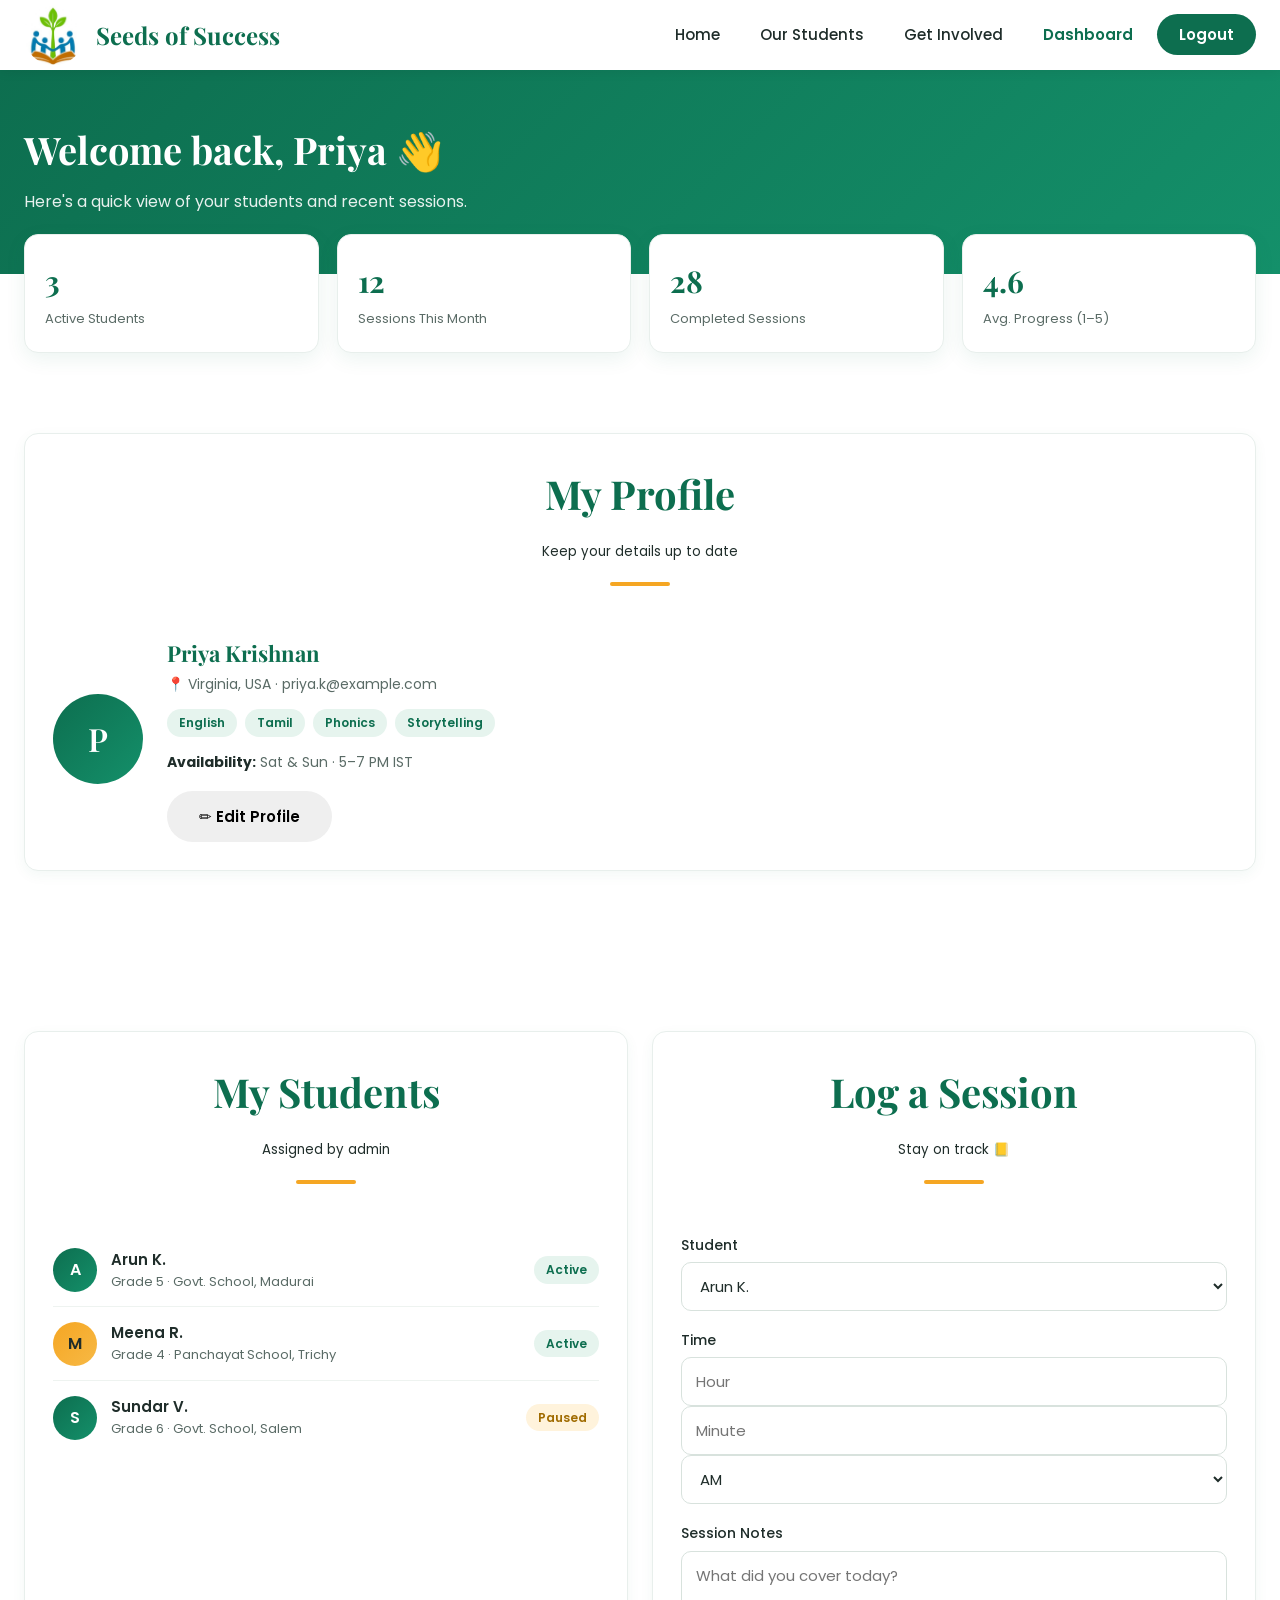
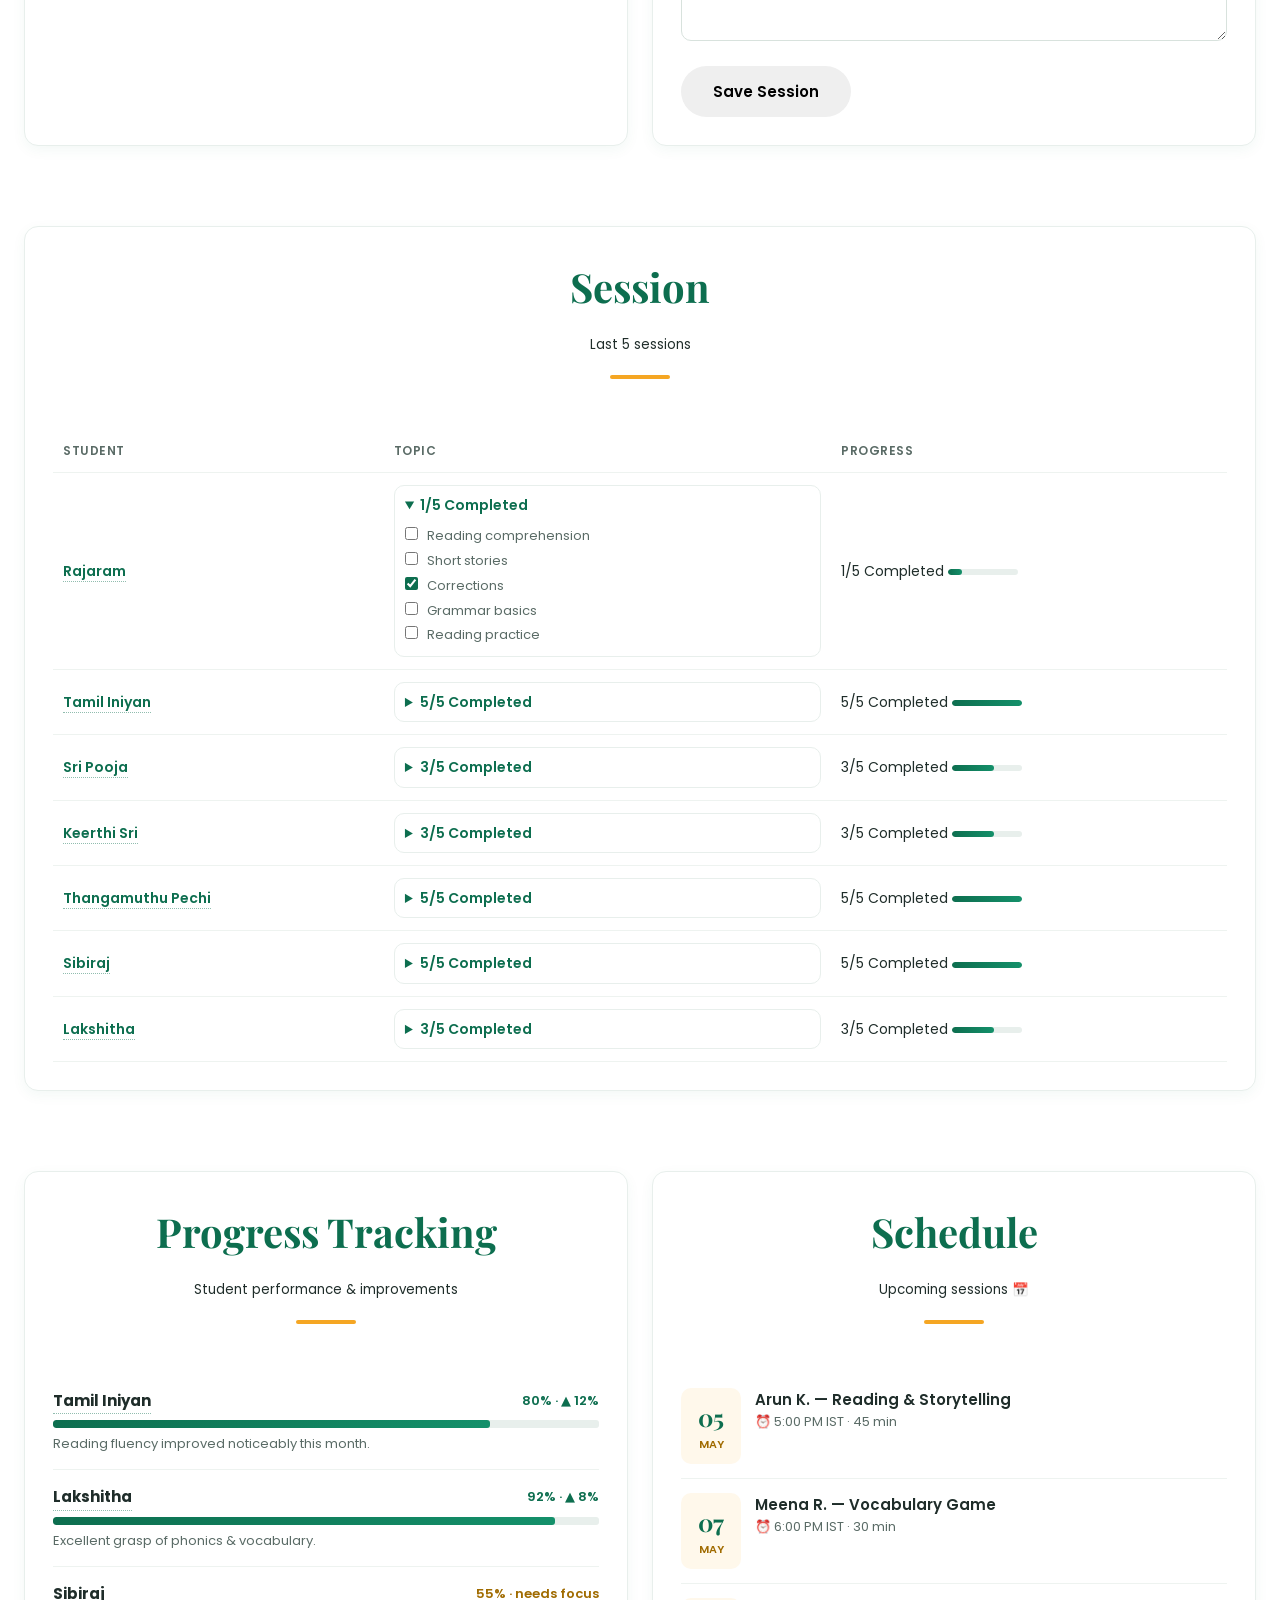
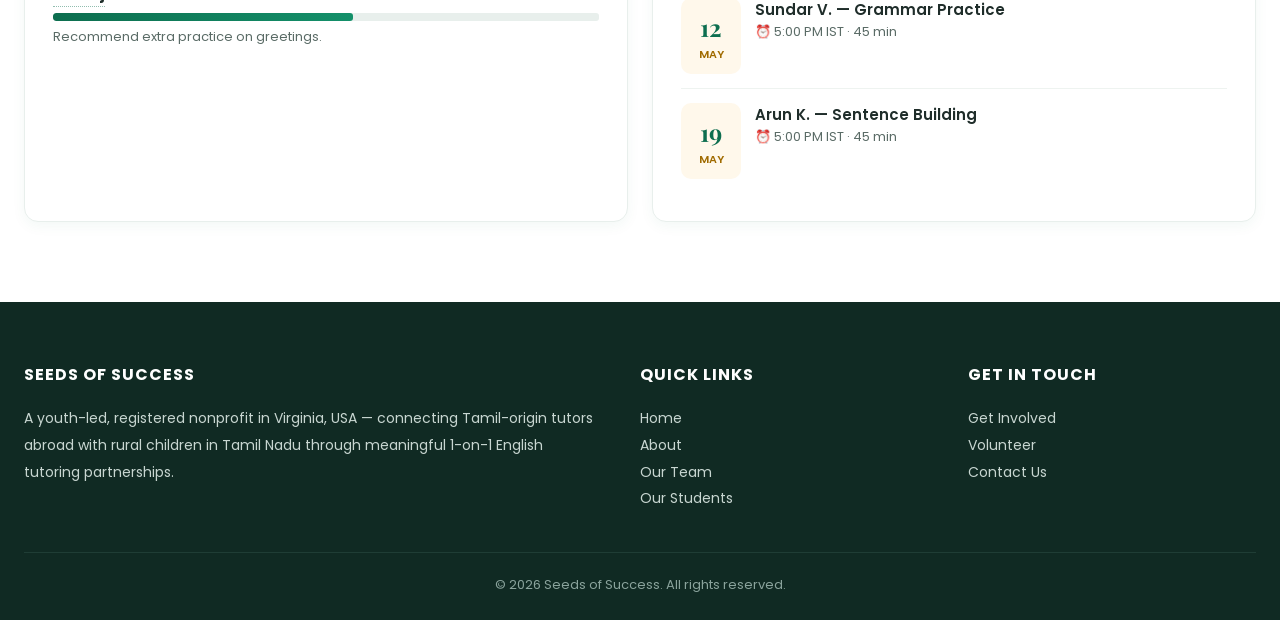
<file: tutor-dashboard.html>
<!DOCTYPE html>
<html lang="en">
<head>
  <meta charset="UTF-8" />
  <meta name="viewport" content="width=device-width, initial-scale=1.0" />
  <link rel="icon" type="image/jpeg" href="Images/SeedsOfSuccess_pic.jpeg" />
  <title>Tutor Dashboard | Seeds of Success</title>
  <link rel="preconnect" href="https://fonts.googleapis.com" />
  <link rel="preconnect" href="https://fonts.gstatic.com" crossorigin />
  <link href="https://fonts.googleapis.com/css2?family=Playfair+Display:wght@600;700&family=Poppins:wght@300;400;500;600;700&display=swap" rel="stylesheet" />

  <link rel="stylesheet" href="css/common.css" />
  <link rel="stylesheet" href="css/tutor-dashboard.css" /></head>

<body>

  <header class="site-header">
    <div class="container nav-wrap">
      <a href="index.html" class="brand">
        <img src="Images/SeedsOfSuccess_pic.jpeg" alt="Seeds of Success logo" class="brand-mark" />
        <span>Seeds of Success</span>
      </a>
      <button class="hamburger" id="hamburger" aria-label="Open menu"><span></span><span></span><span></span></button>
      <ul class="nav-links" id="navLinks">
        <li><a href="index.html">Home</a></li>
        <li><a href="ourstudents.html">Our Students</a></li>
        <li><a href="getinvolved.html">Get Involved</a></li>
        <li><a href="tutor-dashboard.html" class="active">Dashboard</a></li>
        <li><a href="login.html" class="nav-cta">Logout</a></li>
      </ul>
    </div>
  </header>

  <!-- Welcome -->
  <section class="welcome-strip">
    <div class="container">
      <h1>Welcome back, Priya 👋</h1>
      <p>Here's a quick view of your students and recent sessions.</p>
    </div>
  </section>

  <!-- Stat tiles -->
  <section class="container">
    <div class="stats-row">
      <div class="stat-tile">
        <div class="num">3</div>
        <div class="lbl">Active Students</div>
      </div>
      <div class="stat-tile">
        <div class="num">12</div>
        <div class="lbl">Sessions This Month</div>
      </div>
      <div class="stat-tile">
        <div class="num">28</div>
        <div class="lbl">Completed Sessions</div>
      </div>
      <div class="stat-tile">
        <div class="num">4.6</div>
        <div class="lbl">Avg. Progress (1–5)</div>
      </div>
    </div>
  </section>

  <!-- Profile Section -->
  <section class="section">
    <div class="container">
      <div class="card">
        <div class="section-title">
          <h2>My Profile</h2>
          <small>Keep your details up to date</small>
        </div>
        <div style="display:grid; grid-template-columns: auto 1fr; gap:24px; align-items:center;">
          <div class="avatar" style="width:90px; height:90px; font-size:32px; font-family:'Playfair Display',serif;">P</div>
          <div>
            <h3 style="font-family:'Playfair Display',serif; color:#0d6e4f; font-size:22px;">Priya Krishnan</h3>
            <p style="color:#5a6b66; font-size:14px; margin-top:2px;">📍 Virginia, USA · priya.k@example.com</p>
            <div style="margin-top:14px; display:flex; flex-wrap:wrap; gap:8px;">
              <span class="pill">English</span>
              <span class="pill">Tamil</span>
              <span class="pill">Phonics</span>
              <span class="pill">Storytelling</span>
            </div>
            <div style="margin-top:14px; font-size:14px; color:#5a6b66;">
              <strong style="color:#1f2d2a;">Availability:</strong> Sat &amp; Sun · 5–7 PM IST
            </div>
            <button class="btn btn-primary" style="margin-top:18px;" onclick="alert('In the live site, this would open the edit-profile form.')">✏️ Edit Profile</button>
          </div>
        </div>
      </div>
    </div>
  </section>

  <!-- Main two-column area -->
  <section class="section">
    <div class="container two-col">

      <!-- My students -->
      <div class="card">
        <div class="section-title">
          <h2>My Students</h2>
          <small>Assigned by admin</small>
        </div>
        <ul class="student-list" id="studentCards">
          <li>
            <div class="student-info">
              <div class="avatar">A</div>
              <div>
                <h4>Arun K.</h4>
                <p>Grade 5 · Govt. School, Madurai</p>
              </div>
            </div>
            <span class="pill">Active</span>
          </li>
          <li>
            <div class="student-info">
              <div class="avatar alt">M</div>
              <div>
                <h4>Meena R.</h4>
                <p>Grade 4 · Panchayat School, Trichy</p>
              </div>
            </div>
            <span class="pill">Active</span>
          </li>
          <li>
            <div class="student-info">
              <div class="avatar">S</div>
              <div>
                <h4>Sundar V.</h4>
                <p>Grade 6 · Govt. School, Salem</p>
              </div>
            </div>
            <span class="pill alt">Paused</span>
          </li>
        </ul>
      </div>

      <!-- Log a session -->
      <div class="card">
        <div class="section-title">
          <h2>Log a Session</h2>
          <small>Stay on track 📒</small>
        </div>
        <form onsubmit="logSession(event)">
          <div class="form-group">
            <label for="student">Student</label>
            <select id="student" required>
              <option>Arun K.</option>
              <option>Meena R.</option>
              <option>Sundar V.</option>
            </select>
          </div>
          <div class="form-group">
  <label for="time">Time</label>

  <input type="number" id="hour" min="1" max="12" placeholder="Hour" required>

  <input type="number" id="minute" min="0" max="59" placeholder="Minute" required>

  <select id="ampm" required>
    <option value="AM">AM</option>
    <option value="PM">PM</option>
  </select>
</div>
          <div class="form-group">
            <label for="notes">Session Notes</label>
            <textarea id="notes" placeholder="What did you cover today?" required></textarea>
          </div>
          <button type="submit" class="btn btn-primary">Save Session</button>
          <p id="logMsg" style="display:none; margin-top:14px; color:#0d6e4f; font-weight:500;">
            ✓ Session saved (demo only).
          </p>
        </form>
      </div>

    </div>
  </section>

  <!-- sessions -->
  <section class="section" style="padding-top:0;">
    <div class="container">
      <div class="card">
        <div class="section-title">
          <h2>Session</h2>
          <small>Last 5 sessions</small>
        </div>
        <table>
          <thead>
            <tr>
              <th>Student</th>
              <th>Topic</th>
              <th>Progress</th>
            </tr>
          </thead>
          <tbody>
            <tr data-progress-row>
              <td>
                <a href="#" class="student-link" data-student="Rajaram" title="View details">Rajaram</a>
              </td>
              <td>
                <details class="topic-dropdown" open>
                  <summary data-topic-summary>Assigned subjects/topics</summary>
                  <div class="topic-checks" data-topics>
                  <label><input type="checkbox" class="topic-box" data-topic /> Reading comprehension</label><br />
                  <label><input type="checkbox" class="topic-box" data-topic /> Short stories</label><br />
                                    <label><input type="checkbox" class="topic-box" data-topic checked /> Corrections</label><br />
                  <label><input type="checkbox" class="topic-box" data-topic /> Grammar basics</label><br />
                  <label><input type="checkbox" class="topic-box" data-topic /> Reading practice</label><br />
                  </div>
                </details>
              </td>
              <td>
                <span class="progress-text" data-progress-text>0 / 5</span>
                <span class="progress-bar"><span class="progress-fill" data-progress-fill style="width:0%"></span></span>
              </td>
            </tr>

            <tr data-progress-row>
              <td><a href="#" class="student-link" data-student="Tamil Iniyan" title="View details">Tamil Iniyan</a></td>
              <td>
                <details class="topic-dropdown">
                  <summary data-topic-summary>Assigned subjects/topics</summary>
                  <div class="topic-checks" data-topics>
                  <label><input type="checkbox" class="topic-box" data-topic checked /> Phonics</label><br />
                  <label><input type="checkbox" class="topic-box" data-topic checked /> Basic vocabulary</label><br />
                  <label><input type="checkbox" class="topic-box" data-topic checked /> Reading drill</label><br />
                  <label><input type="checkbox" class="topic-box" data-topic checked /> Writing practice</label><br />
                  <label><input type="checkbox" class="topic-box" data-topic checked /> Conversation</label><br />
                  </div>
                </details>
              </td>
              <td>
                <span class="progress-text" data-progress-text>0 / 5</span>
                <span class="progress-bar"><span class="progress-fill" data-progress-fill style="width:0%"></span></span>
              </td>
            </tr>

            <tr data-progress-row>
              <td><a href="#" class="student-link" data-student="Sri Pooja" title="View details">Sri Pooja</a></td>
              <td>
                <details class="topic-dropdown">
                  <summary data-topic-summary>Assigned subjects/topics</summary>
                  <div class="topic-checks" data-topics>
                  <label><input type="checkbox" class="topic-box" data-topic checked /> Sentence building</label><br />
                  <label><input type="checkbox" class="topic-box" data-topic checked /> Practice exercises</label><br />
                  <label><input type="checkbox" class="topic-box" data-topic checked /> Corrections</label><br />
                  <label><input type="checkbox" class="topic-box" data-topic /> Grammar basics</label><br />
                  <label><input type="checkbox" class="topic-box" data-topic /> Reading practice</label><br />
                  </div>
                </details>
              </td>
              <td>
                <span class="progress-text" data-progress-text>0 / 5</span>
                <span class="progress-bar"><span class="progress-fill" data-progress-fill style="width:0%"></span></span>
              </td>
            </tr>

            <tr data-progress-row>
              <td><a href="#" class="student-link" data-student="Keerthi Sri" title="View details">Keerthi Sri</a></td>
              <td>
                <details class="topic-dropdown">
                  <summary data-topic-summary>Assigned subjects/topics</summary>
                  <div class="topic-checks" data-topics>
                  <label><input type="checkbox" class="topic-box" data-topic checked /> Greetings</label><br />
                  <label><input type="checkbox" class="topic-box" data-topic checked /> Introductions</label><br />
                  <label><input type="checkbox" class="topic-box" data-topic checked /> Short dialogues</label><br />
                  <label><input type="checkbox" class="topic-box" data-topic /> Polite phrases</label><br />
                  <label><input type="checkbox" class="topic-box" data-topic /> Listening reinforcement</label><br />
                  </div>
                </details>
              </td>
              <td>
                <span class="progress-text" data-progress-text>0 / 5</span>
                <span class="progress-bar"><span class="progress-fill" data-progress-fill style="width:0%"></span></span>
              </td>
            </tr>

            <tr data-progress-row>
              <td><a href="#" class="student-link" data-student="Thangamuthu Pechi" title="View details">Thangamuthu Pechi</a></td>
              <td>
                <details class="topic-dropdown">
                  <summary data-topic-summary>Assigned subjects/topics</summary>
                  <div class="topic-checks" data-topics>
                  <label><input type="checkbox" class="topic-box" data-topic checked /> Listening</label><br />
                  <label><input type="checkbox" class="topic-box" data-topic checked /> Song lyrics</label><br />
                  <label><input type="checkbox" class="topic-box" data-topic checked /> Comprehension</label><br />
                  <label><input type="checkbox" class="topic-box" data-topic checked /> Vocabulary from audio</label><br />
                  <label><input type="checkbox" class="topic-box" data-topic checked /> Summary practice</label><br />
                  </div>
                </details>
              </td>
              <td>
                <span class="progress-text" data-progress-text>0 / 5</span>
                <span class="progress-bar"><span class="progress-fill" data-progress-fill style="width:0%"></span></span>
              </td>
            </tr>
            <tr data-progress-row>
              <td><a href="#" class="student-link" data-student="Sibiraj" title="View details">Sibiraj</a></td>
              <td>
                <details class="topic-dropdown">
                  <summary data-topic-summary>Assigned subjects/topics</summary>
                  <div class="topic-checks" data-topics>
                  <label><input type="checkbox" class="topic-box" data-topic checked /> Listening</label><br />
                  <label><input type="checkbox" class="topic-box" data-topic checked /> Song lyrics</label><br />
                  <label><input type="checkbox" class="topic-box" data-topic checked /> Comprehension</label><br />
                  <label><input type="checkbox" class="topic-box" data-topic checked /> Vocabulary from audio</label><br />
                  <label><input type="checkbox" class="topic-box" data-topic checked /> Summary practice</label><br />
                  </div>
                </details>
              </td>
              <td>
                <span class="progress-text" data-progress-text>0 / 5</span>
                <span class="progress-bar"><span class="progress-fill" data-progress-fill style="width:0%"></span></span>
              </td>
            </tr>
            <tr data-progress-row>
              <td><a href="#" class="student-link" data-student="Lakshitha" title="View details">Lakshitha</a></td>
              <td>
                <details class="topic-dropdown">
                  <summary data-topic-summary>Assigned subjects/topics</summary>
                  <div class="topic-checks" data-topics>
                  <label><input type="checkbox" class="topic-box" data-topic checked /> Sentence building</label><br />
                  <label><input type="checkbox" class="topic-box" data-topic checked /> Practice exercises</label><br />
                  <label><input type="checkbox" class="topic-box" data-topic checked /> Corrections</label><br />
                  <label><input type="checkbox" class="topic-box" data-topic /> Grammar basics</label><br />
                  <label><input type="checkbox" class="topic-box" data-topic /> Reading practice</label><br />
                  </div>
                </details>
              </td>
              <td>
                <span class="progress-text" data-progress-text>0 / 5</span>
                <span class="progress-bar"><span class="progress-fill" data-progress-fill style="width:0%"></span></span>
              </td>
            </tr>
          </tbody>
        </table>
      </div>
    </div>
  </section>

  <!-- Progress Tracking + Schedule -->
  <section class="section" style="padding-top:0;">
    <div class="container two-col">

      <!-- Progress tracking -->
      <div class="card">
        <div class="section-title">
          <h2>Progress Tracking</h2>
          <small>Student performance &amp; improvements</small>
        </div>

        <div style="padding:14px 0; border-bottom:1px solid #eef3f0;">
          <div style="display:flex; justify-content:space-between; align-items:center; margin-bottom:6px;">
            <a href="#" class="progress-card student-link" data-student="Tamil Iniyan"><strong style="font-size:15px;">Tamil Iniyan</strong></a>
            <span style="font-size:13px; color:#0d6e4f; font-weight:600;">80% · ▲ 12%</span>
          </div>
          <span class="progress-bar" style="width:100%; display:block; height:8px;"><span style="width:80%"></span></span>
          <p style="font-size:13px; color:#5a6b66; margin-top:6px;">Reading fluency improved noticeably this month.</p>
        </div>

        <div style="padding:14px 0; border-bottom:1px solid #eef3f0;">
          <div style="display:flex; justify-content:space-between; align-items:center; margin-bottom:6px;">
            <a href="#" class="progress-card student-link" data-student="Lakshitha"><strong style="font-size:15px;">Lakshitha</strong></a>
            <span style="font-size:13px; color:#0d6e4f; font-weight:600;">92% · ▲ 8%</span>
          </div>
          <span class="progress-bar" style="width:100%; display:block; height:8px;"><span style="width:92%"></span></span>
          <p style="font-size:13px; color:#5a6b66; margin-top:6px;">Excellent grasp of phonics &amp; vocabulary.</p>
        </div>

        <div style="padding:14px 0;">
          <div style="display:flex; justify-content:space-between; align-items:center; margin-bottom:6px;">
            <a href="#" class="progress-card student-link" data-student="Sibiraj"><strong style="font-size:15px;">Sibiraj</strong></a>
            <span style="font-size:13px; color:#a06b00; font-weight:600;">55% · needs focus</span>
          </div>
          <span class="progress-bar" style="width:100%; display:block; height:8px;"><span style="width:55%"></span></span>
          <p style="font-size:13px; color:#5a6b66; margin-top:6px;">Recommend extra practice on greetings.</p>
        </div>
      </div>

      <!-- Schedule -->
      <div class="card">
        <div class="section-title">
          <h2>Schedule</h2>
          <small>Upcoming sessions 📅</small>
        </div>

        <div style="display:flex; gap:14px; padding:14px 0; border-bottom:1px solid #eef3f0;">
          <div style="flex-shrink:0; width:60px; text-align:center; background:#fff8eb; border-radius:10px; padding:10px 4px;">
            <div style="font-family:'Playfair Display',serif; font-size:24px; color:#0d6e4f; font-weight:700;">05</div>
            <div style="font-size:11px; color:#a06b00; font-weight:600; text-transform:uppercase;">May</div>
          </div>
          <div>
            <h4 style="font-size:15px; font-weight:600;">Arun K. — Reading &amp; Storytelling</h4>
            <p style="font-size:13px; color:#5a6b66;">⏰ 5:00 PM IST · 45 min</p>
          </div>
        </div>

        <div style="display:flex; gap:14px; padding:14px 0; border-bottom:1px solid #eef3f0;">
          <div style="flex-shrink:0; width:60px; text-align:center; background:#fff8eb; border-radius:10px; padding:10px 4px;">
            <div style="font-family:'Playfair Display',serif; font-size:24px; color:#0d6e4f; font-weight:700;">07</div>
            <div style="font-size:11px; color:#a06b00; font-weight:600; text-transform:uppercase;">May</div>
          </div>
          <div>
            <h4 style="font-size:15px; font-weight:600;">Meena R. — Vocabulary Game</h4>
            <p style="font-size:13px; color:#5a6b66;">⏰ 6:00 PM IST · 30 min</p>
          </div>
        </div>

        <div style="display:flex; gap:14px; padding:14px 0; border-bottom:1px solid #eef3f0;">
          <div style="flex-shrink:0; width:60px; text-align:center; background:#fff8eb; border-radius:10px; padding:10px 4px;">
            <div style="font-family:'Playfair Display',serif; font-size:24px; color:#0d6e4f; font-weight:700;">12</div>
            <div style="font-size:11px; color:#a06b00; font-weight:600; text-transform:uppercase;">May</div>
          </div>
          <div>
            <h4 style="font-size:15px; font-weight:600;">Sundar V. — Grammar Practice</h4>
            <p style="font-size:13px; color:#5a6b66;">⏰ 5:00 PM IST · 45 min</p>
          </div>
        </div>

        <div style="display:flex; gap:14px; padding:14px 0;">
          <div style="flex-shrink:0; width:60px; text-align:center; background:#fff8eb; border-radius:10px; padding:10px 4px;">
            <div style="font-family:'Playfair Display',serif; font-size:24px; color:#0d6e4f; font-weight:700;">19</div>
            <div style="font-size:11px; color:#a06b00; font-weight:600; text-transform:uppercase;">May</div>
          </div>
          <div>
            <h4 style="font-size:15px; font-weight:600;">Arun K. — Sentence Building</h4>
            <p style="font-size:13px; color:#5a6b66;">⏰ 5:00 PM IST · 45 min</p>
          </div>
        </div>
      </div>

    </div>
  </section>

  <div class="modal-backdrop" id="studentDetailPopup" role="dialog" aria-modal="true" aria-labelledby="studentDetailTitle">
    <div class="modal-card">
      <div class="modal-head">
        <h3 id="studentDetailTitle">Student Progress</h3>
        <button class="modal-close" id="studentDetailPopupClose" type="button" aria-label="Close student details">&times;</button>
      </div>
      <p id="studentDetailOverall" style="color:#0d6e4f; font-weight:600; margin-bottom:14px;">0 / 0 Completed</p>
      <h4 style="font-size:14px; color:#1f2d2a; margin-bottom:6px;">Completed Topics</h4>
      <ul class="detail-list" id="studentDetailTopics"></ul>
      <h4 style="font-size:14px; color:#1f2d2a; margin-bottom:6px;">Scores &amp; Marks</h4>
      <ul class="detail-list" id="studentDetailScores"></ul>
    </div>
  </div>

  <footer class="site-footer">
    <div class="container">
      <div class="footer-grid">
        <div>
          <h4>Seeds of Success</h4>
          <p>A youth-led, registered nonprofit in Virginia, USA — connecting Tamil-origin tutors abroad with rural children in Tamil Nadu through meaningful 1-on-1 English tutoring partnerships.</p>
        </div>
        <div>
          <h4>Quick Links</h4>
          <ul>
            <li><a href="index.html">Home</a></li>
            <li><a href="about.html">About</a></li>
            <li><a href="ourteam.html">Our Team</a></li>
            <li><a href="ourstudents.html">Our Students</a></li>
          </ul>
        </div>
        <div>
          <h4>Get In Touch</h4>
          <ul>
            <li><a href="getinvolved.html">Get Involved</a></li>
            <li><a href="volunteer.html">Volunteer</a></li>
            <a href="contact.html" class="footer-contact-btn">Contact Us</a>
          </ul>
        </div>
      </div>
      <div class="footer-bottom">© 2026 Seeds of Success. All rights reserved.</div>
    </div>
  </footer>

  <script>
    

    function logSession(e) {
      e.preventDefault();
      document.getElementById('logMsg').style.display = 'block';
      e.target.reset();
    }

    // Sessions table: checkbox => progress (0..5)
    function updateProgressRow(row) {
      const boxes = row.querySelectorAll('input.topic-box[data-topic]');
      const total = boxes.length;
      const checkedCount = Array.from(boxes).filter(b => b.checked).length;
      const pct = total ? (checkedCount / total) * 100 : 0;

      const textEl = row.querySelector('[data-progress-text]');
      const fillEl = row.querySelector('[data-progress-fill]');
      const summaryEl = row.querySelector('[data-topic-summary]');
      if (textEl) textEl.textContent = `${checkedCount}/${total} Completed`;
      if (fillEl) fillEl.style.width = `${pct}%`;
      if (summaryEl) summaryEl.textContent = `${checkedCount}/${total} Completed`;
    }

    document.querySelectorAll('tr[data-progress-row]').forEach(row => {
      updateProgressRow(row);
      row.querySelectorAll('input.topic-box[data-topic]').forEach(cb => {
        cb.addEventListener('change', () => updateProgressRow(row));
      });
    });

    // Progress Tracking: clicking a student name opens a detailed popup
    const popup = document.getElementById('studentDetailPopup');
    const popupClose = document.getElementById('studentDetailPopupClose');
    const popupTitle = document.getElementById('studentDetailTitle');
    const popupTopics = document.getElementById('studentDetailTopics');
    const popupScores = document.getElementById('studentDetailScores');
    const popupOverall = document.getElementById('studentDetailOverall');

    function closePopup() {
      if (!popup) return;
      popup.classList.remove('open');
    }

    document.querySelectorAll('.student-link').forEach(a => {
      a.addEventListener('click', (e) => {
        e.preventDefault();
        const studentName = a.dataset.student;

        const row = a.closest('tr[data-progress-row]') ||
          Array.from(document.querySelectorAll('tr[data-progress-row]')).find(progressRow => {
            const link = progressRow.querySelector('.student-link');
            return link && link.dataset.student === studentName;
          });
        const boxes = row ? row.querySelectorAll('input.topic-box[data-topic]') : [];
        const topics = Array.from(boxes).map(cb => {
          const label = cb.parentElement.textContent.trim();
          return { label, checked: cb.checked };
        });
        const completed = topics.filter(t => t.checked);
        const total = topics.length;
        const checkedCount = completed.length;

        if (popupTitle) popupTitle.textContent = studentName;
        if (popupTopics) {
          popupTopics.innerHTML = completed.length
            ? completed.map(t => `<li>${t.label}</li>`).join('')
            : '<li><em>No completed topics yet.</em></li>';
        }

        // Demo-only scores/overall marks (until backend is wired)
        const score = total ? Math.round((checkedCount / total) * 100) : 0;
        const overall = `${checkedCount}/${total} Completed`;
        if (popupOverall) popupOverall.textContent = overall;
        if (popupScores) {
          popupScores.innerHTML = completed.length
            ? `<li>Completed Topics: <strong>${checkedCount}</strong></li><li>Topic Score: <strong>${score}%</strong></li><li>Overall Marks: <strong>${score} / 100</strong></li>`
            : `<li><em>No scores available yet.</em></li>`;
        }

        popup.classList.add('open');
      });
    });

    if (popupClose) popupClose.addEventListener('click', closePopup);
    if (popup) popup.addEventListener('click', (e) => {
      if (e.target === popup) closePopup();
    });

  </script>

  <script src="js/common.js"></script>

<div class="page-loader" id="pageLoader">
    <img src="Images/SeedsOfSuccess_pic.jpeg" alt="">
    <div class="loader-spinner"></div>
</div>
</body>
</html>
</file>
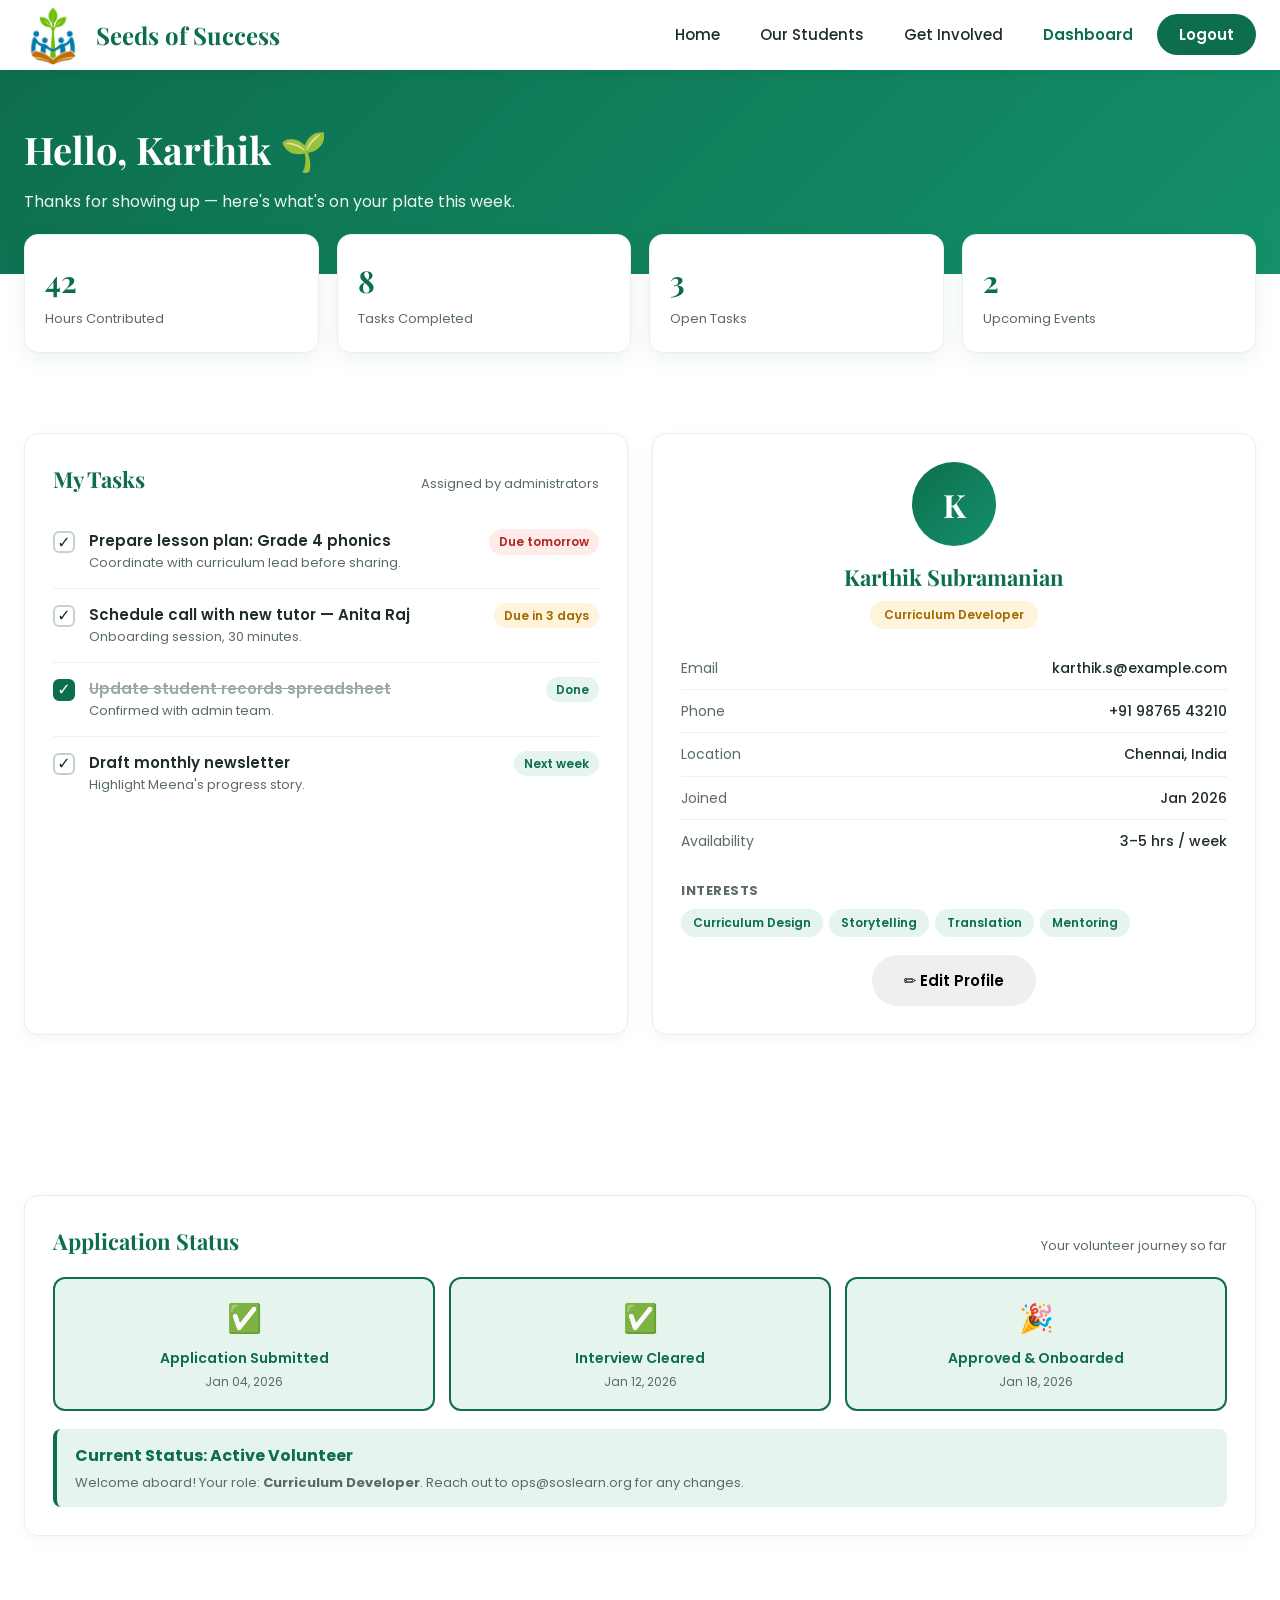
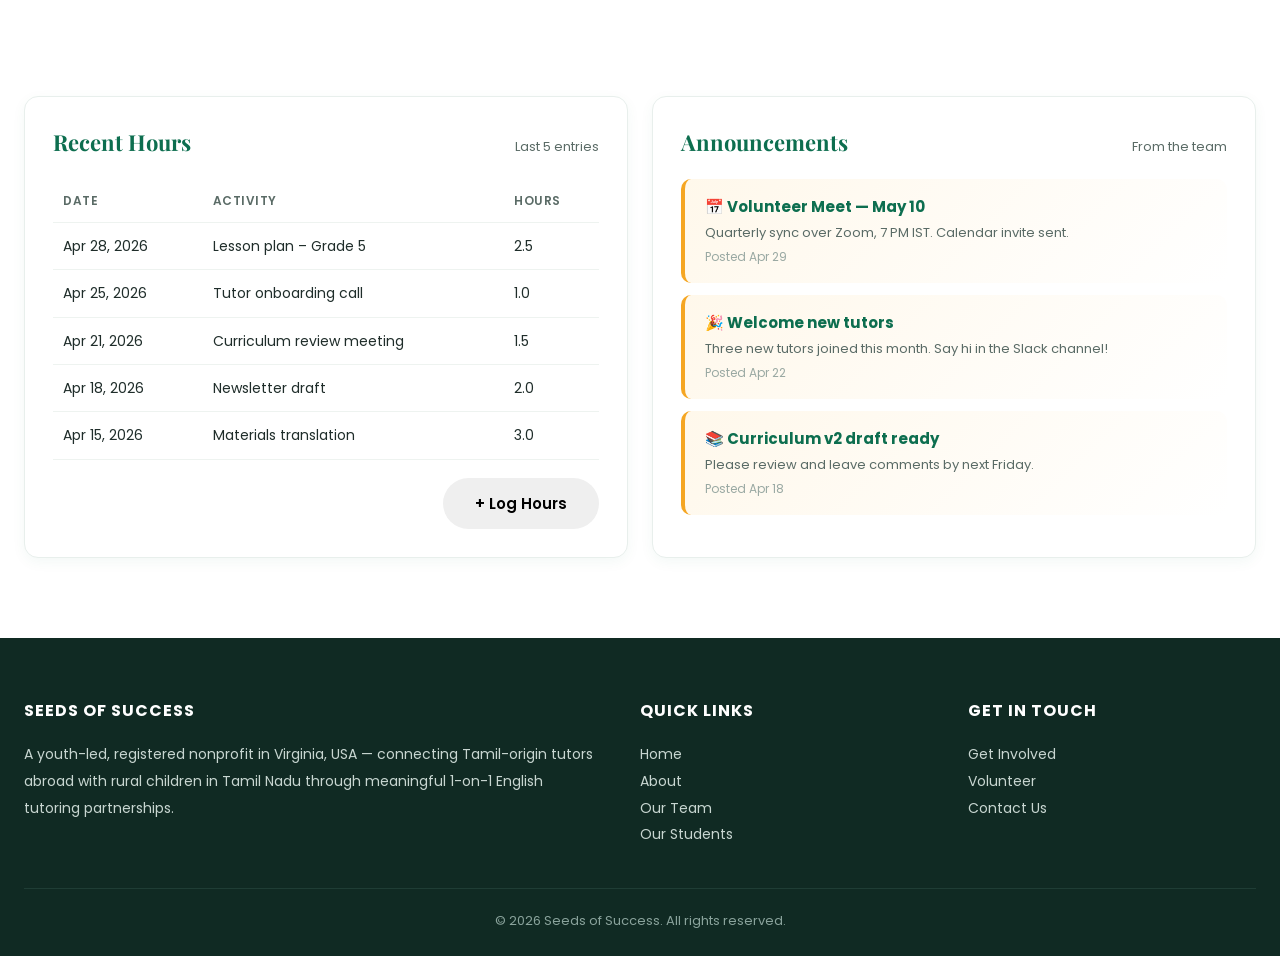
<file: volunteer-dashboard.html>
<!DOCTYPE html>
<html lang="en">
<head>
  <meta charset="UTF-8" />
  <meta name="viewport" content="width=device-width, initial-scale=1.0" />
  <link rel="icon" type="image/jpeg" href="Images/SeedsOfSuccess_pic.jpeg" />
  <title>Volunteer Dashboard | Seeds of Success</title>
  <link rel="preconnect" href="https://fonts.googleapis.com" />
  <link rel="preconnect" href="https://fonts.gstatic.com" crossorigin />
  <link href="https://fonts.googleapis.com/css2?family=Playfair+Display:wght@600;700&family=Poppins:wght@300;400;500;600;700&display=swap" rel="stylesheet" />

  <link rel="stylesheet" href="css/common.css" />
  <link rel="stylesheet" href="css/volunteer-dashboard.css" /></head>

<body>

  <header class="site-header">
    <div class="container nav-wrap">
      <a href="index.html" class="brand">
        <img src="Images/SeedsOfSuccess_pic.jpeg" alt="Seeds of Success logo" class="brand-mark" />
        <span>Seeds of Success</span>
      </a>
      <button class="hamburger" id="hamburger" aria-label="Open menu"><span></span><span></span><span></span></button>
      <ul class="nav-links" id="navLinks">
        <li><a href="index.html">Home</a></li>
        <li><a href="ourstudents.html">Our Students</a></li>
        <li><a href="getinvolved.html">Get Involved</a></li>
        <li><a href="volunteer-dashboard.html" class="active">Dashboard</a></li>
        <li><a href="login.html" class="nav-cta">Logout</a></li>
      </ul>
    </div>
  </header>

  <section class="welcome-strip">
    <div class="container">
      <h1>Hello, Karthik 🌱</h1>
      <p>Thanks for showing up — here's what's on your plate this week.</p>
    </div>
  </section>

  <section class="container">
    <div class="stats-row">
      <div class="stat-tile">
        <div class="num">42</div>
        <div class="lbl">Hours Contributed</div>
      </div>
      <div class="stat-tile">
        <div class="num">8</div>
        <div class="lbl">Tasks Completed</div>
      </div>
      <div class="stat-tile">
        <div class="num">3</div>
        <div class="lbl">Open Tasks</div>
      </div>
      <div class="stat-tile">
        <div class="num">2</div>
        <div class="lbl">Upcoming Events</div>
      </div>
    </div>
  </section>

  <!-- Two-column area -->
  <section class="section">
    <div class="container two-col">

      <div class="card">
        <div class="card-head">
          <h2>My Tasks</h2>
          <small>Assigned by administrators</small>
        </div>
        <ul class="task-list">
          <li>
            <div class="task-checkbox" onclick="toggleTask(this)">✓</div>
            <div class="task-info">
              <h4>Prepare lesson plan: Grade 4 phonics</h4>
              <p>Coordinate with curriculum lead before sharing.</p>
            </div>
            <span class="due urgent">Due tomorrow</span>
          </li>
          <li>
            <div class="task-checkbox" onclick="toggleTask(this)">✓</div>
            <div class="task-info">
              <h4>Schedule call with new tutor — Anita Raj</h4>
              <p>Onboarding session, 30 minutes.</p>
            </div>
            <span class="due soon">Due in 3 days</span>
          </li>
          <li>
            <div class="task-checkbox done" onclick="toggleTask(this)">✓</div>
            <div class="task-info done">
              <h4>Update student records spreadsheet</h4>
              <p>Confirmed with admin team.</p>
            </div>
            <span class="due later">Done</span>
          </li>
          <li>
            <div class="task-checkbox" onclick="toggleTask(this)">✓</div>
            <div class="task-info">
              <h4>Draft monthly newsletter</h4>
              <p>Highlight Meena's progress story.</p>
            </div>
            <span class="due later">Next week</span>
          </li>
        </ul>
      </div>

      <div class="card profile-card">
        <div class="avatar-big">K</div>
        <h3>Karthik Subramanian</h3>
        <span class="role-pill">Curriculum Developer</span>
        <div class="info-rows">
          <div class="row"><span>Email</span><span>karthik.s@example.com</span></div>
          <div class="row"><span>Phone</span><span>+91 98765 43210</span></div>
          <div class="row"><span>Location</span><span>Chennai, India</span></div>
          <div class="row"><span>Joined</span><span>Jan 2026</span></div>
          <div class="row"><span>Availability</span><span>3–5 hrs / week</span></div>
        </div>
        <div style="margin-top:18px; text-align:left;">
          <h4 style="font-size:13px; color:#5a6b66; text-transform:uppercase; letter-spacing:0.5px; margin-bottom:8px;">Interests</h4>
          <div style="display:flex; flex-wrap:wrap; gap:6px;">
            <span class="pill" style="background:#e6f4ee; color:#0d6e4f; padding:4px 12px; border-radius:20px; font-size:12px; font-weight:600;">Curriculum Design</span>
            <span class="pill" style="background:#e6f4ee; color:#0d6e4f; padding:4px 12px; border-radius:20px; font-size:12px; font-weight:600;">Storytelling</span>
            <span class="pill" style="background:#e6f4ee; color:#0d6e4f; padding:4px 12px; border-radius:20px; font-size:12px; font-weight:600;">Translation</span>
            <span class="pill" style="background:#e6f4ee; color:#0d6e4f; padding:4px 12px; border-radius:20px; font-size:12px; font-weight:600;">Mentoring</span>
          </div>
        </div>
        <button class="btn btn-primary" style="margin-top:18px;" onclick="alert('In the live site, this would open the edit-profile form.')">✏️ Edit Profile</button>
      </div>

    </div>
  </section>

  <!-- Application Status -->
  <section class="section">
    <div class="container">
      <div class="card">
        <div class="card-head">
          <h2>Application Status</h2>
          <small>Your volunteer journey so far</small>
        </div>
        <div style="display:grid; grid-template-columns: repeat(3, 1fr); gap:14px; margin-top:8px;">
          <div style="text-align:center; padding:18px; border:2px solid #0d6e4f; background:#e6f4ee; border-radius:12px;">
            <div style="font-size:28px;">✅</div>
            <h4 style="font-size:14px; color:#0d6e4f; margin-top:6px; font-weight:600;">Application Submitted</h4>
            <p style="font-size:12px; color:#5a6b66; margin-top:2px;">Jan 04, 2026</p>
          </div>
          <div style="text-align:center; padding:18px; border:2px solid #0d6e4f; background:#e6f4ee; border-radius:12px;">
            <div style="font-size:28px;">✅</div>
            <h4 style="font-size:14px; color:#0d6e4f; margin-top:6px; font-weight:600;">Interview Cleared</h4>
            <p style="font-size:12px; color:#5a6b66; margin-top:2px;">Jan 12, 2026</p>
          </div>
          <div style="text-align:center; padding:18px; border:2px solid #0d6e4f; background:#e6f4ee; border-radius:12px;">
            <div style="font-size:28px;">🎉</div>
            <h4 style="font-size:14px; color:#0d6e4f; margin-top:6px; font-weight:600;">Approved &amp; Onboarded</h4>
            <p style="font-size:12px; color:#5a6b66; margin-top:2px;">Jan 18, 2026</p>
          </div>
        </div>
        <div style="margin-top:18px; padding:14px 18px; background:#e6f4ee; border-left:4px solid #0d6e4f; border-radius:8px;">
          <strong style="color:#0d6e4f;">Current Status: Active Volunteer</strong>
          <p style="font-size:13px; color:#5a6b66; margin-top:4px;">Welcome aboard! Your role: <strong>Curriculum Developer</strong>. Reach out to ops@soslearn.org for any changes.</p>
        </div>
      </div>
    </div>
  </section>

  <!-- Hours log + announcements -->
  <section class="section">
    <div class="container two-col">

      <div class="card">
        <div class="card-head">
          <h2>Recent Hours</h2>
          <small>Last 5 entries</small>
        </div>
        <table>
          <thead>
            <tr><th>Date</th><th>Activity</th><th>Hours</th></tr>
          </thead>
          <tbody>
            <tr><td>Apr 28, 2026</td><td>Lesson plan – Grade 5</td><td>2.5</td></tr>
            <tr><td>Apr 25, 2026</td><td>Tutor onboarding call</td><td>1.0</td></tr>
            <tr><td>Apr 21, 2026</td><td>Curriculum review meeting</td><td>1.5</td></tr>
            <tr><td>Apr 18, 2026</td><td>Newsletter draft</td><td>2.0</td></tr>
            <tr><td>Apr 15, 2026</td><td>Materials translation</td><td>3.0</td></tr>
          </tbody>
        </table>
        <div style="margin-top:18px; text-align:right;">
          <button class="btn btn-primary" onclick="alert('In the live site, this would open a quick log-hours form.')">+ Log Hours</button>
        </div>
      </div>

      <div class="card">
        <div class="card-head">
          <h2>Announcements</h2>
          <small>From the team</small>
        </div>

        <div class="announce">
          <h4>📅 Volunteer Meet — May 10</h4>
          <p>Quarterly sync over Zoom, 7 PM IST. Calendar invite sent.</p>
          <time>Posted Apr 29</time>
        </div>
        <div class="announce">
          <h4>🎉 Welcome new tutors</h4>
          <p>Three new tutors joined this month. Say hi in the Slack channel!</p>
          <time>Posted Apr 22</time>
        </div>
        <div class="announce">
          <h4>📚 Curriculum v2 draft ready</h4>
          <p>Please review and leave comments by next Friday.</p>
          <time>Posted Apr 18</time>
        </div>
      </div>

    </div>
  </section>

  <footer class="site-footer">
    <div class="container">
      <div class="footer-grid">
        <div>
          <h4>Seeds of Success</h4>
          <p>A youth-led, registered nonprofit in Virginia, USA — connecting Tamil-origin tutors abroad with rural children in Tamil Nadu through meaningful 1-on-1 English tutoring partnerships.</p>
        </div>
        <div>
          <h4>Quick Links</h4>
          <ul>
            <li><a href="index.html">Home</a></li>
            <li><a href="about.html">About</a></li>
            <li><a href="ourteam.html">Our Team</a></li>
            <li><a href="ourstudents.html">Our Students</a></li>
          </ul>
        </div>
        <div>
          <h4>Get In Touch</h4>
          <ul>
            <li><a href="getinvolved.html">Get Involved</a></li>
            <li><a href="volunteer.html">Volunteer</a></li>
            <a href="contact.html" class="footer-contact-btn">Contact Us</a>
          </ul>
        </div>
      </div>
      <div class="footer-bottom">© 2026 Seeds of Success. All rights reserved.</div>
    </div>
  </footer>

  <script>
   

    function toggleTask(box) {
      box.classList.toggle('done');
      const info = box.parentElement.querySelector('.task-info');
      info.classList.toggle('done');
    }

  </script>

  <script src="js/common.js"></script>
 <div class="page-loader" id="pageLoader">
    <img src="Images/SeedsOfSuccess_pic.jpeg" alt="">
    <div class="loader-spinner"></div>
</div>
  
</body>
</html>
</file>
<file: css/common.css>
/* ============================================================
   Seeds of Success — Common CSS
   Shared reset, typography, layout, navbar, footer, buttons,
   forms, animations and responsive navigation.
   ============================================================ */

/* Reset & base */
* { margin: 0; padding: 0; box-sizing: border-box; }
html { scroll-behavior: smooth; }
body {
  margin: 0;
  padding-top: 70px;
  font-family: 'Poppins', system-ui, -apple-system, sans-serif;
  color: #1f2d2a;
  background: #ffffff;
  line-height: 1.6;
  -webkit-font-smoothing: antialiased;
  /*animation: pageFadeIn 0.35s ease both;*/
}
img { max-width: 100%; display: block; }
a { text-decoration: none; color: inherit; }
button, input, select, textarea { font-family: inherit; }

/* Layout */
.container {
  width: 100%;
  max-width: 1450px;
  margin: 0 auto;
  padding: 0 24px;
}
.section { padding: 80px 0; }
.section-soft { background: #f5f9f7; }
.two-col { display: grid; grid-template-columns: 1fr 1fr; gap: 24px; }

/* Section titles */
.section-title,
.role-title {
  text-align: center;
  margin-bottom: 50px;
}
.section-title h2,
.role-title h2 {
  font-family: 'Playfair Display', serif;
  font-size: clamp(28px, 4vw, 40px);
  color: #0d6e4f;
  margin-bottom: 12px;
}
.section-title p,
.role-title p {
  color: #5a6b66;
  max-width: 600px;
  margin: 0 auto;
  font-size: 17px;
}
.section-title::after,
.role-title::after {
  content: "";
  display: block;
  width: 60px;
  height: 4px;
  background: #f5a623;
  margin: 18px auto 0;
  border-radius: 2px;
}

/* Fixed header / navbar */
.site-header {
  position: fixed !important;
  top: 0;
  left: 0;
  right: 0;
  width: 100%;
  height: 70px;
  z-index: 9999;
  background: #ffffff;
  box-shadow: 0 2px 12px rgba(0, 0, 0, 0.06);
}
.brand span {
  font-size: 24px;
  margin-top: 0;
}
.nav-wrap {
  height: 70px;
  display: flex;
  align-items: center;
  justify-content: space-between;
}
.brand {
  display: flex;
  align-items: center;
  gap: 12px;
  font-family: 'Playfair Display', serif;
  font-weight: 700;
  font-size: 24px;
  color: #0d6e4f;
}
.brand-mark {
  width: 60px;
  height: 60px;
  border-radius: 50%;
  background: linear-gradient(135deg, #0d6e4f, #f5a623);
  display: flex;
  align-items: center;
  justify-content: center;
  color: #fff;
  font-size: 20px;
  font-weight: 700;
  object-fit: cover;
}
.nav-links {
  display: flex;
  gap: 8px;
  list-style: none;
  align-items: center;
}
.nav-links a {
  padding: 10px 16px;
  font-weight: 500;
  font-size: 15px;
  color: #1f2d2a;
  border-radius: 8px;
  transition: all 0.25s ease;
}
.nav-links a:hover { background: #f5f9f7; color: #0d6e4f; }
.nav-links a.active { color: #0d6e4f; font-weight: 600; }
.nav-cta {
  background: #0d6e4f;
  color: #fff !important;
  padding: 10px 22px !important;
  border-radius: 30px !important;
  font-weight: 600 !important;
}
.nav-cta:hover { background: #0a5239 !important; color: #fff !important; }

/* Hamburger */
.hamburger {
  display: none;
  flex-direction: column;
  justify-content: center;
  gap: 6px;
  background: none;
  border: none;
  cursor: pointer;
  padding: 8px;
}

.hamburger span {
  display: block;
  width: 30px;
  height: 3px;
  background: #0d6e4f;
  border-radius: 3px;
  transition: all 0.3s ease;
  margin: 0;
}
.hamburger.open span:nth-child(1) { transform: translateY(8px) rotate(45deg); }
.hamburger.open span:nth-child(2) { opacity: 0; }
.hamburger.open span:nth-child(3) { transform: translateY(-8px) rotate(-45deg); }

/* Buttons */
.btn {
  display: inline-block;
  padding: 14px 32px;
  border-radius: 30px;
  font-weight: 600;
  font-size: 15px;
  transition: all 0.25s ease;
  border: none;
  cursor: pointer;
}

.btn-dark { background: #0d6e4f; color: #fff; }
.btn-dark:hover { background: #0a5239; transform: translateY(-2px); }
.btn-amber { background: #f5a623; color: #1f2d2a; }
.btn-amber:hover { background: #e29515; transform: translateY(-2px); }
.btn-donate { background: #f5a623; color: #1f2d2a; padding: 14px 36px; border-radius: 30px; font-weight: 600; font-size: 15px; border: none; cursor: pointer; transition: all 0.25s ease; }
.btn-donate:hover { background: #e29515; transform: translateY(-2px); }
.btn-donate-outline { background: transparent; color: #0d6e4f; border: 2px solid #0d6e4f; padding: 12px 32px; border-radius: 30px; font-weight: 600; font-size: 15px; cursor: pointer; transition: all 0.25s ease; font-family: inherit; }
.btn-donate-outline:hover { background: #0d6e4f; color: #fff; }
.btn.back-home { display: inline-block; text-decoration: none; text-align: center; }

/* Forms */
.form-group { margin-bottom: 18px; }
.form-group label,
.vol-group label {
  display: block;
  font-size: 14px;
  font-weight: 500;
  color: #1f2d2a;
  margin-bottom: 6px;
}
.form-group input,
.form-group select,
.form-group textarea,
.vol-group input,
.vol-group select,
.vol-group textarea {
  width: 100%;
  padding: 12px 14px;
  border: 1.5px solid #d8e2dd;
  border-radius: 10px;
  font-size: 15px;
  font-family: inherit;
  color: #1f2d2a;
  background: #ffffff;
  transition: all 0.2s ease;
}
.form-group textarea,
.vol-group textarea { min-height: 90px; resize: vertical; }
.form-group input:focus,
.form-group select:focus,
.form-group textarea:focus,
.vol-group input:focus,
.vol-group select:focus,
.vol-group textarea:focus {
  outline: none;
  border-color: #0d6e4f;
  box-shadow: 0 0 0 3px rgba(13,110,79,0.10);
}
.form-row,
.vol-row { display: grid; grid-template-columns: 1fr 1fr; gap: 14px; }
.note {
  background: #fff8eb;
  border-left: 4px solid #f5a623;
  padding: 12px 16px;
  border-radius: 8px;
  font-size: 14px;
  color: #5a4a25;
  margin: 16px 0;
}

/* Page hero */
.page-hero {
  background: linear-gradient(135deg, #0d6e4f, #14906a);
  color: #fff;
  padding: 50px 0 50px;
  text-align: center;
  position: relative;
  overflow: hidden;

}
.page-hero::after {
  content: "";
  position: absolute;
  inset: 0;
  background: radial-gradient(circle at 70% 30%, rgba(245,166,35,0.18), transparent 50%);
}
.page-hero-inner { position: relative; }
.page-hero h1 {
  font-family: 'Playfair Display', serif;
  font-size: clamp(34px, 5vw, 50px);
  margin-bottom: 12px;
}
.page-hero p { font-size: 18px; opacity: 0.92; }
section[id] { scroll-margin-top: 90px; }

/* Footer */
.site-footer {
  background: #102a23;
  color: #c8d6d1;
  padding: 60px 0 24px;
}
.footer-grid {
  display: grid;
  grid-template-columns: 2fr 1fr 1fr;
  gap: 40px;
  margin-bottom: 40px;
}
.footer-grid h4 {
  color: #fff;
  font-size: 16px;
  margin-bottom: 18px;
  letter-spacing: 1px;
  text-transform: uppercase;
}
.footer-grid p,
.footer-grid a,
.footer-grid li { font-size: 14px; line-height: 1.9; }
.footer-grid a:hover { color: #f5a623; }
.footer-grid ul { list-style: none; }
.footer-bottom {
  border-top: 1px solid #1f3d35;
  padding-top: 22px;
  text-align: center;
  font-size: 13px;
  color: #8aa39c;
}

/* Animations */
body.is-leaving { animation: pageFadeOut 0.25s ease forwards; }
@keyframes pageFadeIn {
  from { opacity: 0; transform: translateY(6px); }
  to   { opacity: 1; transform: translateY(0); }
}
@keyframes pageFadeOut {
  from { opacity: 1; transform: translateY(0); }
  to   { opacity: 0; transform: translateY(-6px); }
}
@media (prefers-reduced-motion: reduce) {
  body, body.is-leaving { animation: none !important; }
}

/* Responsive common */
@media (max-width: 992px) {
  .hamburger { display: flex; }
  .nav-links {
    position: fixed;
    top: 70px;
    right: -100%;
    width: 280px;
    height: calc(100vh - 70px);
    background: #ffffff;
    box-shadow: -5px 0 20px rgba(0,0,0,0.1);
    display: flex;
    flex-direction: column;
    align-items: flex-start;
    gap: 0;
    padding: 20px;
    transition: right 0.35s ease;
    z-index: 9998;
  }
  .nav-links.active,
  .nav-links.show { right: 0; }
  .nav-links li { width: 100%; }
  .nav-links a {
    display: block;
    width: 100%;
    padding: 14px 10px;
    border-bottom: 1px solid #eee;
  }
  .nav-cta { margin-top: 15px; text-align: center; }
  .footer-grid { grid-template-columns: 1fr 1fr; }
  .two-col { grid-template-columns: 1fr; }
}
@media (max-width: 768px) {
  .footer-grid { grid-template-columns: 1fr; text-align: center; }
  .form-row,
  .vol-row { grid-template-columns: 1fr; }
}


::view-transition-old(root),
::view-transition-new(root) {
    animation-duration: 450ms;
    animation-timing-function: cubic-bezier(.22, 1, .36, 1);
}

::view-transition-old(root) {
    animation-name: fade-out;
}

::view-transition-new(root) {
    animation-name: fade-in;
}

@keyframes fade-out {
    from {
        opacity: 1;
        transform: translateY(0);
    }
    to {
        opacity: 0;
        transform: translateY(-12px);
    }
}

@keyframes fade-in {
    from {
        opacity: 0;
        transform: translateY(12px);
    }
    to {
        opacity: 1;
        transform: translateY(0);
    }
}

@media (max-width: 1200px) {

  .nav-wrap{
      height:70px;
  }

  .brand{
      display:flex;
      align-items:center;
      gap:10px;
      flex:1;
      min-width:0;
  }

  .brand-mark{
      width:42px;
      height:42px;
      flex-shrink:0;
  }

  .brand span{
      font-size:18px;
      font-weight:700;
      white-space:nowrap;
      overflow:hidden;
      text-overflow:ellipsis;
      line-height:1;
  }

  .hamburger{
      margin-left:12px;
      flex-shrink:0;
  }

}

.custom-alert {
  position: fixed;
  inset: 0;
  background: rgba(0,0,0,0.55);
  display: none;
  align-items: center;
  justify-content: center;
  z-index: 999999;
}

.custom-alert.show {
  display: flex;
}

.custom-alert-box {
  background: #ffffff;
  color: #1f2d2a;
  width: 90%;
  max-width: 420px;
  padding: 28px;
  border-radius: 18px;
  text-align: center;
  box-shadow: 0 15px 40px rgba(0,0,0,0.2);
}

.custom-alert-box p {
  font-size: 16px;
  margin-bottom: 22px;
}

.custom-alert-box button {
  background: #0d6e4f;
  color: #fff;
  border: none;
  padding: 10px 28px;
  border-radius: 30px;
  font-weight: 600;
  cursor: pointer;
}


.page-loader {
  position: fixed;
  inset: 0;
  background: linear-gradient(135deg, #ffffff, #f5f9f7);
  display: flex;
  align-items: center;
  justify-content: center;
  z-index: 9999999;
  opacity: 0;
  visibility: hidden;
  transition: opacity 0.3s ease, visibility 0.3s ease;
}

.page-loader.show {
  opacity: 1;
  visibility: visible;
}

.loader-card {
  text-align: center;
  animation: loaderFadeUp 0.4s ease both;
}

.loader-card img {
  width: 82px;
  height: 82px;
  border-radius: 50%;
  object-fit: cover;
  margin: 0 auto 14px;
  animation: logoPulse 1s ease-in-out infinite;
  box-shadow: 0 12px 30px rgba(13, 110, 79, 0.18);
}

.loader-card h3 {
  font-family: "Playfair Display", serif;
  color: #0d6e4f;
  font-size: 26px;
  margin-bottom: 6px;
}

.loader-card p {
  color: #5a6b66;
  font-size: 15px;
  font-weight: 500;
}

.dots::after {
  content: "";
  animation: dots 1.2s steps(4, end) infinite;
}

@keyframes logoPulse {
  0%, 100% {
    transform: scale(1);
  }
  50% {
    transform: scale(1.08);
  }
}

@keyframes loaderFadeUp {
  from {
    opacity: 0;
    transform: translateY(14px);
  }
  to {
    opacity: 1;
    transform: translateY(0);
  }
}

@keyframes dots {
  0% { content: ""; }
  25% { content: "."; }
  50% { content: ".."; }
  75% { content: "..."; }
  100% { content: ""; }
}


/* Loading Overlay */
.page-loader {
  position: fixed;
  inset: 0;
  background: rgba(255,255,255,0.95);
  display: flex;
  flex-direction: column;
  justify-content: center;
  align-items: center;
  z-index: 999999;
  opacity: 0;
  visibility: hidden;
  transition: .25s;
}

.page-loader.show {
  opacity: 1;
  visibility: visible;
}

.page-loader img {
  width: 90px;
  margin-bottom: 15px;
}

.loader-spinner {
  width: 45px;
  height: 45px;
  border: 4px solid #dfe9e5;
  border-top: 4px solid #0d6e4f;
  border-radius: 50%;
  animation: spin .8s linear infinite;
}

@keyframes spin {
  to {
    transform: rotate(360deg);
  }
}

/* 4. CTA band */
.cta-band {
  background: linear-gradient(135deg, #f5a623, #f7b945);
  color: #1f2d2a;
  padding: 70px 0;
  text-align: center;
}

.cta-band h2 {
  font-family: "Playfair Display", serif;
  font-size: clamp(26px, 3.5vw, 36px);
  margin-bottom: 14px;
}

.cta-band p {
  margin-bottom: 28px;
  font-size: 17px;
}

.cta-band .btn {
  background: #0d6e4f;
  color: #fff;
}

.cta-band .btn:hover {
  background: #0a5239;
}
</file>
<file: css/index.css>
/* ============================================================
   Seeds of Success — index.css
   Page-specific styles only. Shared styles are in common.css.
   ============================================================ */

/* 1. Hero section */
.hero {
  position: relative;
  padding: 50px 0 56px;
  background: linear-gradient(135deg, #0d6e4f 0%, #14906a 60%, #f5a623 140%);
  color: #ffffff;
  overflow: hidden;
}

.hero::before {
  content: "";
  position: absolute;
  inset: 0;
  background-image:
    radial-gradient(circle at 20% 30%, rgba(255, 255, 255, 0.12), transparent 40%),
    radial-gradient(circle at 80% 70%, rgba(245, 166, 35, 0.25), transparent 50%);
}

.hero-inner {
  position: relative;
  display: flex;
  align-items: center;
  justify-content: space-between;
  gap: 60px;
  min-height: 100px;
}

.hero-left {
  flex: 1;
  max-width: 560px;
}

.hero-left h1 {
  font-family: "Playfair Display", serif;
  font-size: clamp(38px, 5vw, 50px);
  line-height: 1.15;
  margin-bottom: 22px;
  font-weight: 700;
}

.hero-left p {
  font-size: 18px;
  line-height: 1.8;
  opacity: 0.95;
  margin-bottom: 18px;
}

.hero-right {
  flex: 1;
  display: flex;
  justify-content: center;
}

.video-box {
  width: 100%;
  max-width: 580px;
  border-radius: 18px;
  overflow: hidden;
  box-shadow: 0 15px 40px rgba(0, 0, 0, 0.25);
  background: #000;
}

.video-box iframe {
  display: block;
  width: 100%;
  border: 0;
}

/* 2. Mission strip */
.mission-strip {
  background: #ffffff;
  padding: 60px 0;
  text-align: center;
  border-bottom: 1px solid #e8efec;
}

.mission-strip p {
  font-family: "Playfair Display", serif;
  font-style: italic;
  font-size: clamp(20px, 2.6vw, 28px);
  color: #0d6e4f;
  max-width: 800px;
  margin: 0 auto;
  line-height: 1.5;
}

/* 3. Feature cards */
.feature-grid {
  display: grid;
  grid-template-columns: repeat(3, 1fr);
  gap: 28px;
}

.feature-card {
  background: #ffffff;
  border-radius: 16px;
  padding: 40px 30px;
  text-align: center;
  box-shadow: 0 4px 20px rgba(13, 110, 79, 0.08);
  border: 1px solid #e8efec;
  transition: all 0.3s ease;
}

.feature-card:hover {
  transform: translateY(-6px);
  box-shadow: 0 12px 30px rgba(13, 110, 79, 0.15);
}

.feature-card-link {
  text-decoration: none;
  color: inherit;
  display: block;
}

.feature-icon {
  width: 70px;
  height: 70px;
  margin: 0 auto 20px;
  background: linear-gradient(135deg, #0d6e4f, #14906a);
  border-radius: 50%;
  display: flex;
  align-items: center;
  justify-content: center;
  color: #fff;
  font-size: 30px;
}

.feature-card h3 {
  font-family: "Playfair Display", serif;
  color: #0d6e4f;
  font-size: 24px;
  margin-bottom: 12px;
}

.feature-card p {
  color: #5a6b66;
  margin-bottom: 0;
}

/* 4. CTA band */
.cta-band {
  background: linear-gradient(135deg, #f5a623, #f7b945);
  color: #1f2d2a;
  padding: 70px 0;
  text-align: center;
}

.cta-band h2 {
  font-family: "Playfair Display", serif;
  font-size: clamp(26px, 3.5vw, 36px);
  margin-bottom: 14px;
}

.cta-band p {
  margin-bottom: 28px;
  font-size: 17px;
}

.cta-band .btn {
  background: #0d6e4f;
  color: #fff;
}

.cta-band .btn:hover {
  background: #0a5239;
}

/* 5. Responsive */
@media (max-width: 960px) {
  .hero-inner {
    flex-direction: column;
    text-align: center;
    gap: 40px;
    min-height: auto;
  }

  .hero-left {
    max-width: 100%;
  }

  .hero-left h1 {
    font-size: clamp(34px, 8vw, 48px);
  }

  .hero-left p {
    font-size: 16px;
  }

  .video-box {
    max-width: 100%;
  }

  .feature-grid {
    grid-template-columns: 1fr;
  }
}

@media (max-width: 768px) {
  .hero {
    padding: 60px 0 70px;
  }

  .hero-inner {
    gap: 32px;
  }

  .video-box iframe {
    height: 230px;
  }
}

/* 6. Page transitions */
@keyframes pageFadeIn {
  from {
    opacity: 0;
    transform: translateY(6px);
  }
  to {
    opacity: 1;
    transform: translateY(0);
  }
}

@keyframes pageFadeOut {
  from {
    opacity: 1;
    transform: translateY(0);
  }
  to {
    opacity: 0;
    transform: translateY(-6px);
  }
}
</file>
<file: css/about.css>
/* ============================================================
   Seeds of Success — about.css
   Page-specific styles only
   ============================================================ */

/* Quick links bar */
.quick-links {
  background: #f5f9f7;
  border-bottom: 1px solid #e8efec;
  position: sticky;
  top: 70px;
  z-index: 999;
  overflow-x: auto;
  overflow-y: hidden;
  scrollbar-width: none;
}

.quick-links::-webkit-scrollbar {
  display: none;
}

.quick-links ul {
  display: flex;
  align-items: center;
  justify-content: center;
  gap: 28px;
  list-style: none;
  padding: 18px 24px;
  min-width: max-content;
}

.quick-links a {
  font-weight: 500;
  color: #5a6b66;
  transition: color 0.2s;
  font-size: 15px;
  white-space: nowrap;
}

.quick-links a:hover {
  color: #0d6e4f;
}

/* Story spacing */
#story {
  padding-top: 40px !important;
  margin-top: 0 !important;
}

/* Grid sections */
.section-grid {
  display: grid;
  grid-template-columns: 1fr 1fr;
  gap: 60px;
  align-items: center;
}

.section-grid.reverse {
  direction: rtl;
}

.section-grid.reverse > * {
  direction: ltr;
}

.section-content h2 {
  font-family: "Playfair Display", serif;
  font-size: clamp(28px, 4vw, 40px);
  color: #0d6e4f;
  margin-bottom: 8px;
}

.section-content .lead {
  width: 60px;
  height: 4px;
  background: #f5a623;
  border-radius: 2px;
  margin-bottom: 22px;
}

.section-content p {
  color: #3e4d49;
  font-size: 16px;
  margin-bottom: 18px;
}

.section-content ul {
  list-style: none;
  margin-top: 16px;
}

.section-content ul li {
  position: relative;
  padding-left: 30px;
  margin-bottom: 14px;
  color: #3e4d49;
}

.section-content ul li::before {
  content: "✓";
  position: absolute;
  left: 0;
  top: 0;
  color: #ffffff;
  background: #0d6e4f;
  width: 22px;
  height: 22px;
  border-radius: 50%;
  display: flex;
  align-items: center;
  justify-content: center;
  font-size: 13px;
  font-weight: 700;
}

.section-content ul li strong {
  color: #0d6e4f;
}

/* Visual blocks */
.section-visual {
  position: relative;
  border-radius: 20px;
  min-height: 360px;
  overflow: hidden;
  box-shadow: 0 12px 36px rgba(13, 110, 79, 0.14);
  display: flex;
  align-items: center;
  justify-content: center;
  color: #fff;
  text-align: center;
  padding: 40px;
}

.visual-story {
  background: linear-gradient(135deg, #0d6e4f, #14906a);
}

.visual-approach {
  background: linear-gradient(135deg, #f5a623, #f7b945);
  color: #1f2d2a;
}

.visual-mission {
  background: linear-gradient(135deg, #102a23, #0d6e4f);
}

.visual-impact {
  background: linear-gradient(135deg, #f5a623, #0d6e4f);
}

.section-visual .quote {
  font-family: "Playfair Display", serif;
  font-size: clamp(22px, 3vw, 30px);
  line-height: 1.4;
  font-style: italic;
}

.section-visual .quote::before {
  content: "“";
  display: block;
  font-size: 70px;
  line-height: 0.8;
  margin-bottom: 12px;
  opacity: 0.6;
}

/* Mission */
.mission-box {
  background: #ffffff;
  border-left: 6px solid #f5a623;
  padding: 36px 40px;
  border-radius: 12px;
  box-shadow: 0 8px 24px rgba(13, 110, 79, 0.08);
  max-width: 900px;
  margin: 0 auto;
}

.mission-box p {
  font-size: 18px;
  color: #1f2d2a;
  line-height: 1.7;
}

/* Tablet */
@media (max-width: 960px) {
  .section-grid {
    grid-template-columns: 1fr;
    gap: 40px;
  }

  .section-grid.reverse {
    direction: ltr;
  }
}

/* Mobile */
@media (max-width: 768px) {

  .quick-links {
    position: static !important;
    padding: 12px 0;
  }

  .quick-links ul {
    display: flex;
    flex-wrap: wrap;          /* <-- This is the important change */
    justify-content: center;
    gap: 12px 20px;
    padding: 0 16px;
    min-width: auto;
  }

  .quick-links a {
    font-size: 14px;
    white-space: nowrap;
  }

  #story {
    padding-top: 30px;
  }

  .mission-box {
    padding: 28px 22px;
  }
}

.section-content p,
.mission-box p {
    text-indent: 2em;      /* First-line indent */
    text-align: justify;   /* Professional alignment */
    line-height: 1.9;
    margin-bottom: 18px;
}
</file>
<file: css/admin.css>
/* ============================================================
   Seeds of Success — admin.css
   Page-specific styles only. Shared styles are in common.css.
   ============================================================ */

/* ---------------------------------------------------------
       Seeds of Success — Admin Panel (static preview)
       --------------------------------------------------------- */

    /* Top strip */
    .welcome-strip {
      background: linear-gradient(135deg, #0d6e4f, #14906a);
      color: #fff;
      padding: 50px 0 60px;
    }
    .welcome-strip h1 {
      font-family: "Playfair Display", serif;
      font-size: clamp(28px, 4vw, 38px);
      margin-bottom: 8px;
    }
    .welcome-strip p { opacity: 0.9; font-size: 16px; }

    /* Stats */
    .stats-row {
      display: grid;
      grid-template-columns: repeat(4, 1fr);
      gap: 18px;
      margin-top: -40px;
      position: relative;
      z-index: 2;
    }
    .stat-tile {
      background: #fff;
      border-radius: 14px;
      padding: 22px 20px;
      box-shadow: 0 6px 20px rgba(13,110,79,0.08);
      border: 1px solid #e8efec;
    }
    .stat-tile .num { font-family: "Playfair Display", serif; font-size: 30px; color: #0d6e4f; font-weight: 700; }
    .stat-tile .lbl { color: #5a6b66; font-size: 13px; margin-top: 4px; }

    .card {
      background: #fff;
      border-radius: 14px;
      padding: 28px;
      border: 1px solid #e8efec;
      box-shadow: 0 4px 14px rgba(13,110,79,0.05);
    }

    .card-head {
      display: flex;
      align-items: baseline;
      justify-content: space-between;
      margin-bottom: 18px;
    }
    .card-head h2 {
      font-family: "Playfair Display", serif;
      font-size: 22px;
      color: #0d6e4f;
    }
    .card-head small { color: #5a6b66; font-size: 13px; }

    /* Tables */
    table { width: 100%; border-collapse: collapse; font-size: 14px; }
    th, td {
      text-align: left;
      padding: 12px 10px;
      border-bottom: 1px solid #eef3f0;
      vertical-align: middle;
    }
    th {
      font-weight: 600;
      color: #5a6b66;
      font-size: 12px;
      text-transform: uppercase;
      letter-spacing: 0.5px;
    }

    /* Pills */
    .pill {
      display: inline-block;
      padding: 4px 12px;
      border-radius: 20px;
      font-size: 12px;
      font-weight: 600;
    }
    .pill-pending { background: #fff3dc; color: #a06b00; }
    .pill-approved { background: #e6f4ee; color: #0d6e4f; }
    .pill-rejected { background: #fdecea; color: #b3261e; }

    /* Buttons */
    
    .btn-approve { background: #0d6e4f; color: #fff; }
    .btn-approve:hover { background: #0a5239; }
    .btn-reject { background: #fff; color: #b3261e; border: 1.5px solid #b3261e; }
    .btn-reject:hover { background: #b3261e; color: #fff; }
    .btn-assign { background: #f5a623; color: #1f2d2a; }
    .btn-assign:hover { background: #e29515; }
    .btn-edit { background: #fff; color: #0d6e4f; border: 1.5px solid #0d6e4f; }
    .btn-edit:hover { background: #0d6e4f; color: #fff; }
    .btn-delete { background: #fff; color: #b3261e; border: 1.5px solid #b3261e; }
    .btn-delete:hover { background: #b3261e; color: #fff; }
    .btn-add { background: #0d6e4f; color: #fff; padding: 10px 20px; font-size: 14px; }
    .btn-add:hover { background: #0a5239; }

    .row-actions { white-space: nowrap; }
    .inline-field {
      width: 100%;
      padding: 8px 10px;
      border: 1.5px solid #d8e2dd;
      border-radius: 10px;
      font-family: inherit;
      font-size: 13px;
      color: #1f2d2a;
      background: #fff;
    }
    .inline-field:focus {
      outline: none;
      border-color: #0d6e4f;
      box-shadow: 0 0 0 3px rgba(13,110,79,0.10);
    }
    .student-link { color: #0d6e4f; font-weight: 600; border-bottom: 1px dotted rgba(13,110,79,0.45); }
    .task-form { display: grid; grid-template-columns: 1fr 1fr auto; gap: 10px; margin-top: 14px; }
    .modal-backdrop {
      position: fixed;
      inset: 0;
      display: none;
      align-items: center;
      justify-content: center;
      padding: 20px;
      background: rgba(16,42,35,0.48);
      z-index: 200;
    }
    .modal-backdrop.open { display: flex; }
    .modal-card {
      width: min(560px, 100%);
      max-height: 86vh;
      overflow: auto;
      background: #fff;
      border-radius: 14px;
      border: 1px solid #e8efec;
      box-shadow: 0 18px 45px rgba(16,42,35,0.22);
      padding: 26px;
    }
    .modal-head {
      display: flex;
      align-items: center;
      justify-content: space-between;
      gap: 16px;
      margin-bottom: 16px;
    }
    .modal-head h3 { font-family: "Playfair Display", serif; color: #0d6e4f; font-size: 24px; }
    .modal-close {
      width: 34px;
      height: 34px;
      border-radius: 50%;
      border: 1px solid #d8e2dd;
      background: #fff;
      color: #1f2d2a;
      cursor: pointer;
      font-size: 20px;
      line-height: 1;
    }
    .detail-list { margin: 8px 0 16px 18px; color: #5a6b66; font-size: 14px; }
    .detail-list li { margin-bottom: 6px; }

    /* Reports */
    .report-grid { display: grid; grid-template-columns: repeat(2, 1fr); gap: 18px; }
    .report-tile {
      background: linear-gradient(135deg, #fff8eb, #ffffff);
      border: 1px solid #f4e4c1;
      border-radius: 12px;
      padding: 18px 20px;
    }
    .report-tile h4 { font-size: 14px; color: #5a6b66; font-weight: 500; margin-bottom: 6px; }
    .report-tile .big { font-family: "Playfair Display", serif; font-size: 28px; color: #0d6e4f; font-weight: 700; }
    .report-tile .delta { font-size: 12px; color: #0d6e4f; font-weight: 600; margin-top: 4px; }
    .progress-bar { height: 8px; background: #e8efec; border-radius: 4px; overflow: hidden; margin-top: 8px; }
    .progress-bar span { display: block; height: 100%; background: linear-gradient(90deg, #0d6e4f, #14906a); border-radius: 4px; }
    .summary-row { display: flex; justify-content: space-between; align-items: center; padding: 10px 0; border-bottom: 1px solid #eef3f0; font-size: 14px; }
    .summary-row:last-child { border-bottom: none; }
    .summary-row .name { color: #1f2d2a; font-weight: 500; }
    .summary-row .bar-wrap { display: flex; align-items: center; gap: 10px; flex: 0 0 60%; }
    .summary-row .bar-wrap .progress-bar { flex: 1; margin-top: 0; }
    .summary-row .pct { font-size: 13px; font-weight: 600; color: #0d6e4f; min-width: 36px; text-align: right; }

    /* Two col */

    /* Footer */

    @media (max-width: 960px) {
      
      .stats-row { grid-template-columns: repeat(2, 1fr); }
      .report-grid { grid-template-columns: 1fr 1fr; }
      
    }
    @media (max-width: 600px) {
      .report-grid { grid-template-columns: 1fr; }
      .summary-row { flex-wrap: wrap; gap: 8px; }
      .summary-row .bar-wrap { flex: 1 1 100%; }
      .task-form { grid-template-columns: 1fr; }
    }
    @media (max-width: 768px) {

      table { font-size: 13px; }
      
    }

    /* Mobile responsiveness fix — no horizontal scroll, fits viewport */
    
    img, table { max-width: 100%; }
    @media (max-width: 600px) {
      
      .card { padding: 22px 18px; overflow-x: auto; -webkit-overflow-scrolling: touch; }
      th, td { padding: 10px 6px; font-size: 13px; }
      .stat-tile { padding: 18px 14px; }
      .stat-tile .num { font-size: 26px; }
      .card-head { flex-wrap: wrap; gap: 6px; }
      .welcome-strip { padding: 40px 0 50px; }
      .stats-row { gap: 12px; }
      
    }

    @keyframes pageFadeIn { from { opacity: 0; transform: translateY(6px); } to { opacity: 1; transform: translateY(0); } }
    @keyframes pageFadeOut { from { opacity: 1; transform: translateY(0); } to { opacity: 0; transform: translateY(-6px); } }
</file>
<file: css/contact.css>
/* ============================================================
   Seeds of Success — contact.css
   Page-specific styles only. Shared styles are in common.css.
   ============================================================ */

/* ---------------------------------------------------------
   Contact Page
--------------------------------------------------------- */

/* Contact Layout */

.contact-layout{
    display:grid;
    grid-template-columns:1fr 1.1fr;
    gap:60px;
    align-items:start;
}

/* Left Side */

.contact-info-box h2{
    font-family:"Playfair Display",serif;
    font-size:clamp(30px,4vw,42px);
    color:#0d6e4f;
    margin-bottom:10px;
}

.contact-info-box p{
    color:#566862;
    line-height:1.9;
    font-size:16px;
    text-align:justify;
}

.contact-note{
    margin-top:30px;
    padding:20px 24px;
    background:#f5f9f7;
    border-left:5px solid #f5a623;
    border-radius:14px;
    color:#445550;
    line-height:1.7;
    box-shadow:0 4px 12px rgba(13,110,79,.08);
}

/* Contact Form */

.contact-form-card{
    background:#ffffff;
    padding:38px;
    border-radius:22px;
    border:1px solid #e6efeb;
    box-shadow:0 10px 35px rgba(13,110,79,.08);
    transition:.35s ease;
}

.contact-form-card:hover{
    transform:translateY(-6px);
    box-shadow:0 18px 45px rgba(13,110,79,.15);
}

.form-group{
    margin-bottom:22px;
}

.form-group label{
    display:block;
    margin-bottom:8px;
    font-weight:600;
    color:#0d6e4f;
}

.form-group input,
.form-group textarea{
    width:100%;
    padding:14px 18px;
    border:1px solid #d9e4df;
    border-radius:14px;
    font-size:15px;
    font-family:"Poppins",sans-serif;
    transition:.25s;
    resize:vertical;
    background:#ffffff;
}

.form-group input:focus,
.form-group textarea:focus{
    outline:none;
    border-color:#14906a;
    box-shadow:0 0 0 4px rgba(20,144,106,.12);
}

.form-group textarea{
    min-height:170px;
}

/* Submit Button */

.contact-form-card .btn{
    width:100%;
    margin-top:10px;
}

/* Animation */

.contact-info-box,
.contact-form-card{
    animation:fadeUp .8s ease;
}

@keyframes fadeUp{
    from{
        opacity:0;
        transform:translateY(30px);
    }
    to{
        opacity:1;
        transform:translateY(0);
    }
}

/* Responsive */

@media(max-width:960px){

    .contact-layout{
        grid-template-columns:1fr;
        gap:40px;
    }

}

@media(max-width:768px){

    .contact-form-card{
        padding:26px;
    }

    .contact-info-box h2{
        text-align:center;
    }

    .contact-info-box p{
        text-align:left;
    }

}

@media(max-width:480px){

    .contact-form-card{
        padding:22px;
    }

    .form-group input,
    .form-group textarea{
        padding:13px 15px;
    }

}
</file>
<file: css/getinvolved.css>
/* ============================================================
   Seeds of Success — getinvolved.css
   Page-specific styles only. Shared styles are in common.css.
   ============================================================ */

/* ---------------------------------------------------------
       Seeds of Success — Get Involved Page
       --------------------------------------------------------- */

    /* 1. Reset */

    /* 2. Header & nav */

    /* 3. Hamburger */

    /* 4. Page hero */

    /* 5. Intro section */
    
    .intro {
      max-width: 820px;
      margin: 0 auto;
      text-align: center;
      color: #3e4d49;
      font-size: 17px;
    }
    .intro h2 {
      font-family: "Playfair Display", serif;
      font-size: clamp(26px, 3.5vw, 36px);
      color: #0d6e4f;
      margin-bottom: 14px;
    }
    .ways{
      text-align: center;
    }
    
    .intro p { margin-bottom: 16px; }
    .intro .highlight {
      background: #fff8eb;
      border-left: 4px solid #f5a623;
      padding: 18px 22px;
      border-radius: 8px;
      text-align: left;
      margin-top: 24px;
    }
    .intro .highlight strong { color: #0d6e4f; }

    /* 6. Roles grid */

    .roles-grid {
      display: grid;
      grid-template-columns: repeat(3, 1fr);
      gap: 28px;
    }
    .role-card {
      background: #ffffff;
      border-radius: 16px;
      padding: 36px 28px;
      box-shadow: 0 4px 18px rgba(13,110,79,0.08);
      border: 1px solid #e8efec;
      transition: all 0.3s ease;
      text-align: center;
      position: relative;
      overflow: hidden;
    }
    .role-card::before {
      content: "";
      position: absolute;
      top: 0; left: 0; right: 0;
      height: 5px;
      background: linear-gradient(90deg, #0d6e4f, #f5a623);
    }
    .role-card:hover {
      transform: translateY(-6px);
      box-shadow: 0 14px 32px rgba(13,110,79,0.18);
    }
    .role-icon {
      width: 70px; height: 70px;
      margin: 0 auto 18px;
      background: linear-gradient(135deg, #0d6e4f, #14906a);
      border-radius: 50%;
      display: flex;
      align-items: center; justify-content: center;
      color: #fff; font-size: 30px;
    }
    .role-icon.alt { background: linear-gradient(135deg, #f5a623, #f7b945); color: #1f2d2a; }
    .role-card h3 {
      font-family: "Playfair Display", serif;
      font-size: 22px;
      color: #0d6e4f;
      margin-bottom: 12px;
    }
    .role-card p {
      color: #5a6b66;
      font-size: 15px;
    }

    .role-toggle {
    display: inline-block;
    margin-top: 15px;
    color: #0d6e4f;
    font-weight: 600;
    cursor: pointer;
    transition: .25s;
}

.role-toggle:hover {
    color: #f5a623;
}

.role-toggle.close {
    font-size: 22px;
    font-weight: bold;
    color: #d32f2f;
}

.role-toggle.close:hover {
    color: #b71c1c;
}

    .role-close {
      display: none;
      position: absolute;
      top: 14px;
      right: 14px;
      color: #0d6e4f;
      background: transparent;
      border: none;
      cursor: pointer;
      font-size: 17px;
      line-height: 1;
      z-index: 2;
    }

    /* View Roles button styling (inside each role card) */
    .role-toggle {
      display: inline-block;
      margin-top: 15px;
      color: #0d6e4f;
      font-weight: 600;
      cursor: pointer;
      transition: all 0.25s ease;
      border-radius: 999px;
      border: 1px solid #0d6e4f;
      padding: 10px 18px;
      background: #ffffff;
      font-size: 15px;
    }

    .role-toggle:hover {
      color: #0a5239;
      border-color: #0a5239;
      transform: translateY(-2px);
    }

    .role-toggle.close {
      border-color: #d32f2f;
      color: #d32f2f;
      background: #fff8eb;
    }

    .role-toggle.close:hover {
      border-color: #b71c1c;
      color: #b71c1c;
    }

    .role-details {
      display: none;
      text-align: left;
      margin-top: 22px;
      padding-top: 20px;
      border-top: 1px solid #e8efec;
      animation: roleDetailsIn 0.22s ease both;
    }
    .role-details h4 {
      font-family: "Playfair Display", serif;
      color: #0d6e4f;
      font-size: 20px;
      margin-bottom: 8px;
      text-align: center;
    }
    .role-details h5 {
      font-family: "Playfair Display", serif;
      color: #0d6e4f;
      font-size: 16px;
      margin: 16px 0 8px;
    }
    .role-details .detail-intro {
      color: #3e4d49;
      font-size: 14px;
      line-height: 1.7;
      text-align: center;
      margin-bottom: 8px;
    }
    .role-details ul {
      margin-left: 18px;
      color: #3e4d49;
      font-size: 14px;
      line-height: 1.8;
    }
    .role-details .time-commitment {
      margin-top: 16px;
      color: #1f2d2a;
      font-weight: 600;
      font-size: 14px;
      line-height: 1.7;
      background: #fff8eb;
      border-left: 4px solid #f5a623;
      padding: 12px 14px;
      border-radius: 8px;
    }

    .role-card.is-active .role-details{
    display:block;
}

.role-card.is-active .role-toggle{
    font-size:22px;
    font-weight:bold;
    color:#d32f2f;
}

.role-card.is-active .role-toggle:hover{
    color:#b71c1c;
}

    @keyframes roleDetailsIn {
      from { opacity: 0; transform: translateY(6px); }
      to   { opacity: 1; transform: translateY(0); }
    }

    /* 6b. Role description panel */
    .role-description-panel {
      max-width: 900px;
      margin: 28px auto 0;
      background: #ffffff;
      border: 1px solid #e8efec;
      border-radius: 16px;
      box-shadow: 0 4px 20px rgba(13, 110, 79, 0.08);
      overflow: hidden;
    }
    .role-description-header {
      padding: 22px 22px 12px;
      background: linear-gradient(135deg, rgba(13,110,79,0.10), rgba(245,166,35,0.10));
      border-bottom: 1px solid #e8efec;
    }
    .role-description-header h3 {
      font-family: "Playfair Display", serif;
      color: #0d6e4f;
      font-size: 22px;
      margin-bottom: 4px;
    }
    .role-description-header p {
      color: #5a6b66;
      font-size: 15px;
      margin-bottom: 0;
    }
    .role-description-body {
      padding: 18px 22px 24px;
      animation: rolePanelIn 0.22s ease both;
    }
    .role-description-body h4 {
      font-family: "Playfair Display", serif;
      color: #0d6e4f;
      font-size: 16px;
      margin: 16px 0 8px;
    }
    .role-description-body ul {
      margin-left: 18px;
      color: #3e4d49;
      font-size: 15px;
      line-height: 1.8;
    }
    .role-description-body .time-commitment {
      margin-top: 14px;
      color: #1f2d2a;
      font-weight: 600;
      font-size: 15px;
    }

    @keyframes rolePanelIn {
      from { opacity: 0; transform: translateY(6px); }
      to   { opacity: 1; transform: translateY(0); }
    }

    .role-card.is-active {
      border-color: #0d6e4f;
      box-shadow: 0 14px 32px rgba(13,110,79,0.18);
    }

    /* 7a. Donation section */
    .donate-section { padding: 80px 0; background: #ffffff; }
    .donate-card {
      max-width: 880px;
      margin: 0 auto;
      background: linear-gradient(135deg, #fff8eb 0%, #ffffff 100%);
      border: 1px solid #f4e4c1;
      border-radius: 20px;
      padding: 50px 44px;
      text-align: center;
      box-shadow: 0 12px 40px rgba(245,166,35,0.10);
    }
    .donate-card h2 {
      font-family: "Playfair Display", serif;
      font-size: clamp(26px, 3.5vw, 34px);
      color: #0d6e4f;
      margin-bottom: 12px;
    }
    .donate-card .lead {
      width: 60px; height: 4px;
      background: #f5a623;
      border-radius: 2px;
      margin: 14px auto 22px;
    }
    .donate-card p { color: #3e4d49; font-size: 16px; max-width: 620px; margin: 0 auto 28px; }
    .amount-grid {
      display: grid;
      grid-template-columns: repeat(4, 1fr);
      gap: 12px;
      max-width: 560px;
      margin: 0 auto 24px;
    }
    .amount-btn {
      padding: 16px 10px;
      background: #ffffff;
      border: 2px solid #e8efec;
      border-radius: 12px;
      font-weight: 600;
      font-size: 16px;
      color: #1f2d2a;
      cursor: pointer;
      transition: all 0.2s ease;
      font-family: inherit;
    }
    .amount-btn:hover {
      border-color: #0d6e4f;
      color: #0d6e4f;
      transform: translateY(-2px);
    }
    .amount-btn.active {
      background: #0d6e4f;
      color: #fff;
      border-color: #0d6e4f;
    }
    .donate-actions {
      display: flex;
      gap: 14px;
      justify-content: center;
      flex-wrap: wrap;
      margin-top: 8px;
    }

    .donate-tags {
      display: flex;
      justify-content: center;
      gap: 18px;
      margin-top: 26px;
      flex-wrap: wrap;
      font-size: 13px;
      color: #5a6b66;
    }
    .donate-tags span { display: inline-flex; align-items: center; gap: 6px; }
    .donate-tags strong { color: #0d6e4f; }

    @media (max-width: 600px) {
      .amount-grid { grid-template-columns: repeat(2, 1fr); }
    }

    /* 7. Closing message */
    .closing-band {
      background: linear-gradient(135deg, #0d6e4f, #14906a);
      color: #fff;
      padding: 80px 0;
      text-align: center;
    }
    .closing-band h2 {
      font-family: "Playfair Display", serif;
      font-size: clamp(26px, 3.5vw, 36px);
      margin-bottom: 16px;
    }
    .closing-band p {
      max-width: 720px;
      margin: 0 auto 30px;
      font-size: 18px;
      opacity: 0.95;
    }

    /* 8. Footer */

    /* 9. Responsive */
    @media (max-width: 960px) {
      .roles-grid { grid-template-columns: repeat(2, 1fr); }
      
    }
    
    @media (max-width: 600px) {
      .roles-grid { grid-template-columns: 1fr; }
      
    }

    /* 10. Page transitions */

    @keyframes pageFadeIn {
      from { opacity: 0; transform: translateY(6px); }
      to   { opacity: 1; transform: translateY(0); }
    }
    @keyframes pageFadeOut {
      from { opacity: 1; transform: translateY(0); }
      to   { opacity: 0; transform: translateY(-6px); }
    }


    .role-form-btn {
  display: inline-block;
  margin-top: 18px;
  padding: 12px 26px;
  background: #0d6e4f;
  color: #ffffff;
  border-radius: 30px;
  font-weight: 600;
  font-size: 14px;
  text-align: center;
  transition: all 0.25s ease;
}

.role-form-btn:hover {
  background: #0a5239;
  color: #ffffff;
  transform: translateY(-2px);
}
.role-card {
  cursor: pointer;
}

.role-card:hover {
  transform: translateY(-8px) scale(1.02);
}

.role-toggle,
.role-form-btn,
.role-close {
  display: none !important;
}

.role-details {
  display: none !important;
}

.role-popup {
  position: fixed;
  inset: 0;
  background: rgba(0, 0, 0, 0.55);
  display: none;
  align-items: center;
  justify-content: center;
  z-index: 999999;
  padding: 20px;
}

.role-popup.show {
  display: flex;
}

.role-popup-box {
  background: #ffffff;
  width: 100%;
  max-width: 700px;
  height: 85vh;
  border-radius: 22px;
  padding: 38px 32px 0;
  text-align: center;
  position: relative;
  animation: popupZoom 0.35s ease;
  box-shadow: 0 20px 60px rgba(0,0,0,0.25);
  display: flex;
  flex-direction: column;
}

#rolePopupContent {
  overflow-y: auto;
  flex: 1;
  padding-bottom: 25px;
}

.role-popup-close{
    position:absolute;
    top:22px;
    right:22px;
    width:42px;
    height:42px;
    border-radius:50%;
    border:none;
    background:#f5f9f7;
    color:#0d6e4f;
    font-size:24px;
    cursor:pointer;
    display:flex;
    align-items:center;
    justify-content:center;
    transition:.25s;
}

.role-popup-close:hover{
    background:#0d6e4f;
    color:#fff;
    transform:rotate(90deg);
}

.popup-role-details ul{
    list-style:none;
    padding-left:0;
    margin:12px 0 22px;
}

.popup-role-details li{
    position:relative;
    padding-left:28px;
    margin-bottom:12px;
    line-height:1.7;
}

.popup-role-details li::before{
    content:"✓";
    position:absolute;
    left:0;
    top:0;
    width:18px;
    height:18px;
    border-radius:50%;
    background:#0d6e4f;
    color:#fff;
    font-size:11px;
    display:flex;
    align-items:center;
    justify-content:center;
}
.popup-role-details {
  text-align: left;
  margin-top: 22px;
  padding-top: 20px;
  padding-bottom: 100px;
  border-top: 1px solid #e8efec;
}

.popup-actions {
  position: sticky;
  bottom: 0;
  background: #ffffff;
  padding: 18px 0 20px;
  margin-top: 24px;
  display: flex;
  gap: 14px;
  justify-content: center;
  border-top: 1px solid #e8efec;
  z-index: 25;
}

.popup-cancel-btn,
.popup-form-btn {
  padding: 12px 26px;
  border-radius: 30px;
  font-weight: 600;
  font-size: 14px;
  cursor: pointer;
  text-decoration: none;
}

.popup-cancel-btn {
  background: #ffffff;
  color: #0d6e4f;
  border: 1px solid #0d6e4f;
}

.popup-form-btn {
  background: #0d6e4f;
  color: #ffffff;
  border: 1px solid #0d6e4f;
}

@keyframes popupZoom {
  from {
    opacity: 0;
    transform: scale(0.85) translateY(20px);
  }
  to {
    opacity: 1;
    transform: scale(1) translateY(0);
  }
}

.getinvolved-layout {
  display: grid;
  grid-template-columns: 320px 1fr;
  gap: 40px;
  align-items: start;
}


.roles-side {
  display: contents;
}

.compact-title {
  grid-column: 2;
  grid-row: 1;
  text-align: center;
  margin: 0;
}

.journey-side {
  grid-column: 1;
  grid-row: 2;
  position: sticky;
  top: 110px;
  background: #ffffff;
  border-radius: 15px;
}

.journey-side {
  min-width: 320px;
}
.roles-side {
  min-width: 0;
}

.journey-card {
  margin-top: 0 !important;
}

.compact-roles-grid {
  grid-column: 2;
  grid-row: 2;
  display: grid;
  grid-template-columns: repeat(3, minmax(280px, 1fr));
  gap: 22px;
}



@media (max-width: 992px) {
  .getinvolved-layout {
    display: block;
  }

  .roles-side {
    display: block;
  }

  .journey-side {
    position: static;
    margin-bottom: 30px;
  }

  .compact-roles-grid {
    grid-template-columns: repeat(2, 1fr);
  }
}

@media (max-width: 768px) {
  .compact-roles-grid {
    grid-template-columns: 1fr;
  }
}
</file>
<file: css/login.css>
/* ============================================================
   Seeds of Success — login.css
   Page-specific styles only. Shared styles are in common.css.
   ============================================================ */

/* ---------------------------------------------------------
       Seeds of Success — Login Page (role picker, static)
       --------------------------------------------------------- */

    /* Header */

    /* Page hero */

    /* Role picker */
    .role-section { padding: 80px 0; background: #f5f9f7; }
    .role-title {
      text-align: center;
      margin-bottom: 40px;
    }
    .role-title h2 {
      font-family: "Playfair Display", serif;
      font-size: clamp(26px, 3.5vw, 34px);
      color: #0d6e4f;
      margin-bottom: 10px;
    }
    .role-title p { color: #5a6b66; font-size: 16px; }
    .role-title::after {
      content: ""; display: block;
      width: 60px; height: 4px;
      background: #f5a623;
      border-radius: 2px;
      margin: 16px auto 0;
    }

    .role-grid {
      display: grid;
      grid-template-columns: repeat(4, 1fr);
      gap: 22px;
      max-width: 1080px;
      margin: 0 auto;
    }
    .role-card {
      background: #ffffff;
      border-radius: 18px;
      padding: 36px 22px;
      text-align: center;
      box-shadow: 0 6px 22px rgba(13,110,79,0.08);
      border: 2px solid transparent;
      cursor: pointer;
      transition: all 0.25s ease;
      position: relative;
    }
    .role-card:hover {
      transform: translateY(-6px);
      border-color: #0d6e4f;
      box-shadow: 0 16px 38px rgba(13,110,79,0.15);
    }
    .role-card.selected {
      border-color: #0d6e4f;
      background: linear-gradient(180deg, #ffffff 0%, #f5f9f7 100%);
    }
    .role-icon {
      width: 70px; height: 70px;
      margin: 0 auto 16px;
      border-radius: 50%;
      display: flex;
      align-items: center; justify-content: center;
      font-size: 32px;
      color: #fff;
    }
    .role-icon.admin { background: linear-gradient(135deg, #0d6e4f, #14906a); }
    .role-icon.tutor { background: linear-gradient(135deg, #0d6e4f, #14906a); }
    .role-icon.volunteer { background: linear-gradient(135deg, #0d6e4f, #14906a); }
    .role-icon.student { background: linear-gradient(135deg, #0d6e4f, #14906a); }
    .role-card h3 {
      font-family: "Playfair Display", serif;
      font-size: 20px;
      color: #0d6e4f;
      margin-bottom: 6px;
    }
    .role-card p { color: #5a6b66; font-size: 13px; }

    /* Login form (shown after role pick) */
    .auth-section { padding: 0 0 80px; background: #f5f9f7; }
    .auth-card {
      max-width: 480px;
      margin: 0 auto;
      background: #ffffff;
      border-radius: 20px;
      padding: 44px 40px;
      box-shadow: 0 12px 40px rgba(13,110,79,0.10);
      border: 1px solid #e8efec;
      display: none;
    }
    .auth-card.show { display: block; animation: cardIn 0.3s ease; }
    @keyframes cardIn {
      from { opacity: 0; transform: translateY(10px); }
      to   { opacity: 1; transform: translateY(0); }
    }
    .auth-card h2 { font-family: "Playfair Display", serif; font-size: 26px; color: #0d6e4f; margin-bottom: 6px; text-align: center; }
    .auth-card .lead { width: 50px; height: 4px; background: #f5a623; border-radius: 2px; margin: 12px auto 22px; }
    .auth-card p.sub { text-align: center; color: #5a6b66; font-size: 14px; margin-bottom: 24px; }
    .auth-card .change-role {
      display: block;
      text-align: center;
      margin-bottom: 22px;
      color: #0d6e4f;
      font-weight: 500;
      font-size: 13px;
      cursor: pointer;
    }
    .auth-card .change-role:hover { text-decoration: underline; }

    .row-between {
      display: flex; justify-content: space-between; align-items: center;
      font-size: 14px; margin: 4px 0 22px;
    }
    .row-between label { color: #5a6b66; }
    .row-between a { color: #0d6e4f; font-weight: 500; }
    .row-between a:hover { text-decoration: underline; }

    .auth-footer { text-align: center; margin-top: 22px; font-size: 14px; color: #5a6b66; }
    .auth-footer a { color: #0d6e4f; font-weight: 600; }
    .auth-footer a:hover { text-decoration: underline; }

    .demo-note {
      background: #fff8eb;
      border-left: 4px solid #f5a623;
      padding: 12px 16px;
      border-radius: 8px;
      font-size: 13px;
      color: #5a4a25;
      margin-top: 20px;
    }

    .role-badge {
      display: inline-flex;
      align-items: center;
      gap: 8px;
      padding: 6px 14px;
      border-radius: 30px;
      background: #e6f4ee;
      color: #0d6e4f;
      font-size: 13px;
      font-weight: 600;
      margin-bottom: 14px;
    }
    .role-badge .dot {
      width: 8px; height: 8px; border-radius: 50%;
      background: #0d6e4f;
    }

    /* Footer */

    /* Responsive */
    @media (max-width: 960px) {
      .role-grid { grid-template-columns: repeat(2, 1fr); }
      
    }
    @media (max-width: 768px) {

      .auth-card { padding: 34px 24px; }
      
    }
    @media (max-width: 520px) {
      .role-grid { grid-template-columns: 1fr; }
    }

    @keyframes pageFadeIn { from { opacity: 0; transform: translateY(6px); } to { opacity: 1; transform: translateY(0); } }
    @keyframes pageFadeOut { from { opacity: 1; transform: translateY(0); } to { opacity: 0; transform: translateY(-6px); } }
</file>
<file: css/student-dashboard.css>
/* ============================================================
   Seeds of Success — student-dashboard.css
   Page-specific styles only. Shared styles are in common.css.
   ============================================================ */

/* ---------------------------------------------------------
       Seeds of Success — Student Dashboard (static preview)
       --------------------------------------------------------- */

    /* Header */

    /* Welcome */
    .welcome-strip {
      background: linear-gradient(135deg, #0d6e4f, #14906a);
      color: #fff;
      padding: 50px 0 60px;
    }
    .welcome-strip h1 {
      font-family: "Playfair Display", serif;
      font-size: clamp(28px, 4vw, 38px);
      margin-bottom: 8px;
    }
    .welcome-strip p { font-size: 16px; opacity: 0.92; }

    /* Stats */
    .stats-row {
      display: grid;
      grid-template-columns: repeat(4, 1fr);
      gap: 18px;
      margin-top: -40px;
      position: relative; z-index: 2;
    }
    .stat-tile {
      background: #fff;
      border-radius: 14px;
      padding: 22px 20px;
      box-shadow: 0 6px 20px rgba(13,110,79,0.08);
      border: 1px solid #e8efec;
    }
    .stat-tile .num { font-family: "Playfair Display", serif; font-size: 30px; color: #0d6e4f; font-weight: 700; }
    .stat-tile .lbl { color: #5a6b66; font-size: 13px; margin-top: 4px; }

    .card {
      background: #fff; border-radius: 14px; padding: 28px;
      border: 1px solid #e8efec;
      box-shadow: 0 4px 14px rgba(13,110,79,0.05);
    }
    .card-head {
      display: flex; align-items: baseline; justify-content: space-between;
      margin-bottom: 18px;
    }
    .card-head h2 { font-family: "Playfair Display", serif; font-size: 22px; color: #0d6e4f; }
    .card-head small { color: #5a6b66; font-size: 13px; }

    /* Tutor card */
    .tutor-card { text-align: center; }
    .avatar-big {
      width: 90px; height: 90px;
      margin: 0 auto 14px;
      border-radius: 50%;
      background: linear-gradient(135deg, #0d6e4f, #14906a);
      color: #fff;
      display: flex; align-items: center; justify-content: center;
      font-size: 36px; font-weight: 700;
      font-family: "Playfair Display", serif;
    }
    .tutor-card h3 { font-family: "Playfair Display", serif; font-size: 22px; color: #0d6e4f; }
    .tutor-card .country {
      display: inline-flex; align-items: center; gap: 6px;
      margin-top: 4px;
      font-size: 13px; color: #5a6b66;
    }
    .tutor-actions {
      display: flex; gap: 10px; justify-content: center;
      margin-top: 18px;
      flex-wrap: wrap;
    }

    .info-rows { margin-top: 18px; text-align: left; }
    .info-rows .row {
      display: flex;
      justify-content: space-between;
      padding: 10px 0;
      font-size: 14px;
      border-bottom: 1px solid #eef3f0;
    }
    .info-rows .row:last-child { border-bottom: none; }
    .info-rows .row span:first-child { color: #5a6b66; }
    .info-rows .row span:last-child { color: #1f2d2a; font-weight: 500; }

    /* Upcoming session */
    .next-session {
      background: linear-gradient(135deg, #fff8eb, #ffffff);
      border: 1px solid #f4e4c1;
      border-radius: 14px;
      padding: 22px;
      margin-bottom: 18px;
      display: flex;
      gap: 18px;
      align-items: center;
    }
    .next-session .date-block {
      width: 70px;
      flex-shrink: 0;
      text-align: center;
      background: #fff;
      border-radius: 10px;
      padding: 10px 4px;
      box-shadow: 0 2px 6px rgba(0,0,0,0.05);
    }
    .next-session .date-block .day {
      font-family: "Playfair Display", serif;
      font-size: 28px;
      color: #0d6e4f;
      font-weight: 700;
      line-height: 1;
    }
    .next-session .date-block .month {
      font-size: 11px;
      text-transform: uppercase;
      letter-spacing: 0.5px;
      color: #a06b00;
      font-weight: 600;
      margin-top: 2px;
    }
    .next-session .info h4 { font-size: 16px; font-weight: 600; }
    .next-session .info p { font-size: 13px; color: #5a6b66; }
    .next-session .info .time {
      display: inline-block;
      margin-top: 6px;
      font-size: 12px;
      padding: 3px 10px;
      background: #e6f4ee;
      color: #0d6e4f;
      border-radius: 20px;
      font-weight: 600;
    }

    /* Sessions table */
    table { width: 100%; border-collapse: collapse; font-size: 14px; }
    th, td { text-align: left; padding: 12px 10px; border-bottom: 1px solid #eef3f0; vertical-align: middle; }
    th { font-weight: 600; color: #5a6b66; font-size: 12px; text-transform: uppercase; letter-spacing: 0.5px; }
    .stars { color: #f5a623; letter-spacing: 1px; font-size: 14px; }

    /* Lessons grid (kid-friendly) */
    .lessons-grid { display: grid; grid-template-columns: repeat(3, 1fr); gap: 16px; }
    .lesson-card {
      background: linear-gradient(135deg, #fff8eb, #ffffff);
      border: 2px solid #f4e4c1;
      border-radius: 16px;
      padding: 20px;
      text-align: center;
      cursor: pointer;
      transition: all 0.25s ease;
    }
    .lesson-card:hover { transform: translateY(-4px) rotate(-1deg); border-color: #f5a623; box-shadow: 0 10px 22px rgba(245,166,35,0.18); }
    .lesson-card .emoji { font-size: 42px; display:block; margin-bottom: 8px; }
    .lesson-card h4 { font-size: 16px; color: #0d6e4f; font-family: "Playfair Display", serif; margin-bottom: 4px; }
    .lesson-card p { font-size: 12px; color: #5a6b66; }
    .lesson-card .badge {
      display: inline-block; margin-top: 8px;
      background: #0d6e4f; color: #fff;
      font-size: 11px; font-weight: 600;
      padding: 3px 10px; border-radius: 20px;
    }
    .lesson-card.locked { opacity: 0.6; }
    .lesson-card.locked .badge { background: #9aa9a3; }

    /* Videos */
    .video-grid { display: grid; grid-template-columns: repeat(3, 1fr); gap: 16px; }
    .video-card {
      background: #fff;
      border: 1px solid #e8efec;
      border-radius: 14px;
      overflow: hidden;
      cursor: pointer;
      transition: all 0.25s ease;
    }
    .video-card:hover { transform: translateY(-3px); box-shadow: 0 8px 18px rgba(13,110,79,0.12); }
    .video-thumb {
      height: 110px;
      background: linear-gradient(135deg, #0d6e4f, #14906a);
      display: flex; align-items: center; justify-content: center;
      color: #fff; font-size: 40px;
      position: relative;
    }
    .video-thumb.alt { background: linear-gradient(135deg, #f5a623, #f7b945); color: #1f2d2a; }
    .video-thumb.purple { background: linear-gradient(135deg, #7b5cd6, #a787e8); }
    .video-thumb .play-icon {
      position: absolute;
      bottom: 8px; right: 8px;
      background: rgba(255,255,255,0.95);
      width: 30px; height: 30px;
      border-radius: 50%;
      display:flex; align-items:center; justify-content:center;
      font-size: 14px; color: #0d6e4f;
    }
    .video-info { padding: 12px 14px; }
    .video-info h4 { font-size: 14px; font-weight: 600; }
    .video-info p { font-size: 12px; color: #5a6b66; margin-top: 2px; }

    /* Homework */
    .homework-list { list-style: none; }
    .homework-list li {
      display: flex;
      align-items: center;
      gap: 14px;
      padding: 14px;
      border-radius: 12px;
      background: #f5f9f7;
      margin-bottom: 10px;
      transition: all 0.2s ease;
    }
    .homework-list li:hover { background: #e6f4ee; }
    .hw-checkbox {
      width: 24px; height: 24px;
      border-radius: 6px;
      border: 2px solid #c4d3cc;
      flex-shrink: 0;
      cursor: pointer;
      display: flex; align-items: center; justify-content: center;
      color: transparent;
      font-weight: 700;
      transition: all 0.2s ease;
    }
    .hw-checkbox.done { background: #0d6e4f; border-color: #0d6e4f; color: #fff; }
    .hw-info { flex: 1; }
    .hw-info h4 { font-size: 15px; font-weight: 600; }
    .hw-info.done h4 { text-decoration: line-through; color: #9aa9a3; }
    .hw-info p { font-size: 13px; color: #5a6b66; }
    .hw-due {
      font-size: 12px;
      padding: 4px 10px;
      border-radius: 20px;
      font-weight: 600;
      flex-shrink: 0;
    }
    .hw-due.urgent { background: #fdecea; color: #b3261e; }
    .hw-due.soon   { background: #fff3dc; color: #a06b00; }
    .hw-due.done   { background: #e6f4ee; color: #0d6e4f; }

    /* Quiz */
    .quiz-grid { display: grid; grid-template-columns: 1fr 1fr; gap: 18px; }
    .quiz-card {
      border-radius: 16px;
      padding: 24px;
      color: #fff;
      position: relative;
      overflow: hidden;
    }
    .quiz-card.daily   { background: linear-gradient(135deg, #0d6e4f, #14906a); }
    .quiz-card.weekly  { background: linear-gradient(135deg, #f5a623, #f7b945); color: #1f2d2a; }
    .quiz-card h3 { font-family: "Playfair Display", serif; font-size: 22px; margin-bottom: 6px; }
    .quiz-card p  { font-size: 14px; opacity: 0.95; }
    .quiz-meta { display:flex; gap:12px; margin: 14px 0; font-size: 13px; }
    .quiz-meta span { background: rgba(255,255,255,0.18); padding: 4px 10px; border-radius: 20px; }
    .quiz-card.weekly .quiz-meta span { background: rgba(0,0,0,0.08); }
    .quiz-btn {
      display: inline-block;
      background: #fff; color: #0d6e4f;
      padding: 10px 22px;
      border-radius: 30px;
      font-weight: 600; font-size: 14px;
      border: none; cursor: pointer;
      transition: all 0.2s ease;
    }
    .quiz-btn:hover { transform: translateY(-2px); box-shadow: 0 6px 14px rgba(0,0,0,0.15); }
    .quiz-card.weekly .quiz-btn { color: #a06b00; }

    /* Resources */
    .resource-list {
      display: grid;
      grid-template-columns: repeat(3, 1fr);
      gap: 14px;
    }
    .resource {
      background: #fff;
      border: 1px solid #e8efec;
      border-radius: 12px;
      padding: 18px;
      transition: all 0.2s ease;
      cursor: pointer;
    }
    .resource:hover {
      transform: translateY(-3px);
      border-color: #0d6e4f;
      box-shadow: 0 8px 18px rgba(13,110,79,0.10);
    }
    .resource .ico {
      width: 40px; height: 40px;
      border-radius: 10px;
      background: linear-gradient(135deg, #0d6e4f, #14906a);
      color: #fff;
      display: flex; align-items: center; justify-content: center;
      font-size: 20px;
      margin-bottom: 10px;
    }
    .resource h4 { font-size: 15px; font-weight: 600; margin-bottom: 4px; }
    .resource p { font-size: 12px; color: #5a6b66; }

    /* Progress bar */
    .progress-bar {
      width: 80px; height: 6px;
      background: #e8efec;
      border-radius: 3px;
      overflow: hidden;
      display: inline-block;
      vertical-align: middle;
      margin-left: 6px;
    }
    .progress-bar span {
      display: block; height: 100%;
      background: linear-gradient(90deg, #0d6e4f, #14906a);
      border-radius: 3px;
    }

    /* Footer */

    @media (max-width: 960px) {
      
      .stats-row { grid-template-columns: repeat(2, 1fr); }
      .resource-list { grid-template-columns: repeat(2, 1fr); }
      .lessons-grid, .video-grid { grid-template-columns: repeat(2, 1fr); }
      .quiz-grid { grid-template-columns: 1fr; }
      
    }
    @media (max-width: 768px) {

      .resource-list { grid-template-columns: 1fr; }
      .lessons-grid, .video-grid { grid-template-columns: 1fr; }
      
      table { font-size: 13px; }
    }

    /* Mobile responsiveness fix — no horizontal scroll, fits viewport */
    
    img, table { max-width: 100%; }
    @media (max-width: 600px) {
      
      .card { padding: 22px 18px; overflow-x: auto; -webkit-overflow-scrolling: touch; }
      th, td { padding: 10px 6px; font-size: 13px; }
      .stat-tile { padding: 18px 14px; }
      .stat-tile .num { font-size: 26px; }
      .card-head { flex-wrap: wrap; gap: 6px; }
      .welcome-strip { padding: 40px 0 50px; }
      .stats-row { gap: 12px; }
      .next-session { padding: 16px; gap: 14px; }
      .next-session .date-block { width: 56px; }
      .next-session .date-block .day { font-size: 22px; }
      .next-session .info h4 { font-size: 14px; }
      .progress-bar { width: 50px; }
      .stars { font-size: 12px; }
    }

    @keyframes pageFadeIn { from { opacity: 0; transform: translateY(6px); } to { opacity: 1; transform: translateY(0); } }
    @keyframes pageFadeOut { from { opacity: 1; transform: translateY(0); } to { opacity: 0; transform: translateY(-6px); } }
</file>
<file: css/tutor-dashboard.css>
/* ============================================================
   Seeds of Success — tutor-dashboard.css
   Page-specific styles only. Shared styles are in common.css.
   ============================================================ */

/* ---------------------------------------------------------
       Seeds of Success — Tutor Dashboard (static preview)
       --------------------------------------------------------- */

    /* Header */

    /* Welcome strip */
    .welcome-strip {
      background: linear-gradient(135deg, #0d6e4f, #14906a);
      color: #fff;
      padding: 50px 0 60px;
    }
    .welcome-strip h1 {
      font-family: "Playfair Display", serif;
      font-size: clamp(28px, 4vw, 38px);
      margin-bottom: 8px;
    }
    .welcome-strip p { opacity: 0.9; font-size: 16px; }

    /* Stat tiles */
    .stats-row {
      display: grid;
      grid-template-columns: repeat(4, 1fr);
      gap: 18px;
      margin-top: -40px;
      position: relative;
      z-index: 2;
    }
    .stat-tile {
      background: #fff;
      border-radius: 14px;
      padding: 22px 20px;
      box-shadow: 0 6px 20px rgba(13,110,79,0.08);
      border: 1px solid #e8efec;
    }
    .stat-tile .num {
      font-family: "Playfair Display", serif;
      font-size: 30px;
      color: #0d6e4f;
      font-weight: 700;
    }
    .stat-tile .lbl { color: #5a6b66; font-size: 13px; margin-top: 4px; }

    /* Sections */

    /* Card */
    .card {
      background: #fff;
      border-radius: 14px;
      padding: 28px;
      border: 1px solid #e8efec;
      box-shadow: 0 4px 14px rgba(13,110,79,0.05);
    }

    /* Two-column layout */

    /* Student list */
    .student-list { list-style: none; }
    .student-list li {
      display: flex;
      align-items: center;
      justify-content: space-between;
      padding: 14px 0;
      border-bottom: 1px solid #eef3f0;
    }
    .student-list li:last-child { border-bottom: none; }
    .student-info { display: flex; align-items: center; gap: 14px; }
    .avatar {
      width: 44px; height: 44px;
      border-radius: 50%;
      background: linear-gradient(135deg, #0d6e4f, #14906a);
      color: #fff;
      display: flex; align-items: center; justify-content: center;
      font-weight: 600;
      font-size: 16px;
    }
    .avatar.alt { background: linear-gradient(135deg, #f5a623, #f7b945); color: #1f2d2a; }
    .student-info h4 { font-size: 15px; color: #1f2d2a; font-weight: 600; }
    .student-info p { font-size: 13px; color: #5a6b66; }
    .pill {
      padding: 4px 12px;
      border-radius: 20px;
      font-size: 12px;
      font-weight: 600;
      background: #e6f4ee;
      color: #0d6e4f;
    }
    .pill.alt { background: #fff3dc; color: #a06b00; }

    /* Form */

    /* Sessions table */
    table {

      width: 100%;
      border-collapse: collapse;
      font-size: 14px;
    }
    th, td {
      text-align: left;
      padding: 12px 10px;
      border-bottom: 1px solid #eef3f0;
    }
    th {
      font-weight: 600;
      color: #5a6b66;
      font-size: 12px;
      text-transform: uppercase;
      letter-spacing: 0.5px;
    }
    .progress-bar {
      width: 70px; height: 6px;
      background: #e8efec;
      border-radius: 3px;
      overflow: hidden;
      display: inline-block;
      vertical-align: middle;
    }
    .progress-bar span {
      display: block;
      height: 100%;
      background: linear-gradient(90deg, #0d6e4f, #14906a);
      border-radius: 3px;
    }
    .topic-dropdown {
      border: 1px solid #e8efec;
      border-radius: 10px;
      background: #fff;
      padding: 8px 10px;
    }
    .topic-dropdown summary {
      cursor: pointer;
      color: #0d6e4f;
      font-weight: 600;
      list-style-position: inside;
    }
    .topic-checks {
      margin-top: 8px;
      color: #5a6b66;
      font-size: 13px;
      line-height: 1.9;
    }
    .topic-checks input { margin-right: 6px; accent-color: #0d6e4f; }
    .student-link {
      color: #0d6e4f;
      font-weight: 600;
      border-bottom: 1px dotted rgba(13,110,79,0.45);
    }
    .progress-card {
      display: block;
      color: inherit;
      cursor: pointer;
    }
    .progress-card:hover strong { color: #0d6e4f; }
    .modal-backdrop {
      position: fixed;
      inset: 0;
      display: none;
      align-items: center;
      justify-content: center;
      padding: 20px;
      background: rgba(16,42,35,0.48);
      z-index: 200;
    }
    .modal-backdrop.open { display: flex; }
    .modal-card {
      width: min(560px, 100%);
      max-height: 86vh;
      overflow: auto;
      background: #fff;
      border-radius: 14px;
      border: 1px solid #e8efec;
      box-shadow: 0 18px 45px rgba(16,42,35,0.22);
      padding: 26px;
    }
    .modal-head {
      display: flex;
      align-items: center;
      justify-content: space-between;
      gap: 16px;
      margin-bottom: 16px;
    }
    .modal-head h3 {
      font-family: "Playfair Display", serif;
      color: #0d6e4f;
      font-size: 24px;
    }
    .modal-close {
      width: 34px;
      height: 34px;
      border-radius: 50%;
      border: 1px solid #d8e2dd;
      background: #fff;
      color: #1f2d2a;
      cursor: pointer;
      font-size: 20px;
      line-height: 1;
    }
    .detail-list {
      margin: 8px 0 16px 18px;
      color: #5a6b66;
      font-size: 14px;
    }
    .detail-list li { margin-bottom: 6px; }

    /* Footer */

    /* Responsive */
    @media (max-width: 960px) {
      
      .stats-row { grid-template-columns: repeat(2, 1fr); }
      
    }
    @media (max-width: 768px) {

      table { font-size: 13px; }
    }

    /* Mobile responsiveness fix — no horizontal scroll, fits viewport */
    
    img, table { max-width: 100%; }
    @media (max-width: 600px) {
      
      .card { padding: 22px 18px; overflow-x: auto; -webkit-overflow-scrolling: touch; }
      th, td { padding: 10px 6px; font-size: 13px; }
      .stat-tile { padding: 18px 14px; }
      .stat-tile .num { font-size: 26px; }
      .card-head, .section-title { flex-wrap: wrap; gap: 6px; }
      .welcome-strip { padding: 40px 0 50px; }
      .stats-row { gap: 12px; }
    }

    @keyframes pageFadeIn { from { opacity: 0; transform: translateY(6px); } to { opacity: 1; transform: translateY(0); } }
    @keyframes pageFadeOut { from { opacity: 1; transform: translateY(0); } to { opacity: 0; transform: translateY(-6px); } }
</file>
<file: css/volunteer-dashboard.css>
/* ============================================================
   Seeds of Success — volunteer-dashboard.css
   Page-specific styles only. Shared styles are in common.css.
   ============================================================ */

/* ---------------------------------------------------------
       Seeds of Success — Volunteer Dashboard (static preview)
       --------------------------------------------------------- */

    /* Header */

    /* Welcome */
    .welcome-strip {
      background: linear-gradient(135deg, #0d6e4f, #14906a);
      color: #fff;
      padding: 50px 0 60px;
    }
    .welcome-strip h1 {
      font-family: "Playfair Display", serif;
      font-size: clamp(28px, 4vw, 38px);
      margin-bottom: 8px;
    }
    .welcome-strip p { font-size: 16px; opacity: 0.92; }

    /* Stats */
    .stats-row {
      display: grid;
      grid-template-columns: repeat(4, 1fr);
      gap: 18px;
      margin-top: -40px;
      position: relative; z-index: 2;
    }
    .stat-tile {
      background: #fff;
      border-radius: 14px;
      padding: 22px 20px;
      box-shadow: 0 6px 20px rgba(13,110,79,0.08);
      border: 1px solid #e8efec;
    }
    .stat-tile .num { font-family: "Playfair Display", serif; font-size: 30px; color: #0d6e4f; font-weight: 700; }
    .stat-tile .lbl { color: #5a6b66; font-size: 13px; margin-top: 4px; }

    /* Sections */

    .card {
      background: #fff; border-radius: 14px; padding: 28px;
      border: 1px solid #e8efec;
      box-shadow: 0 4px 14px rgba(13,110,79,0.05);
    }
    .card-head {
      display: flex; align-items: baseline; justify-content: space-between;
      margin-bottom: 18px;
    }
    .card-head h2 { font-family: "Playfair Display", serif; font-size: 22px; color: #0d6e4f; }
    .card-head small { color: #5a6b66; font-size: 13px; }

    /* Tasks */
    .task-list { list-style: none; }
    .task-list li {
      display: flex;
      align-items: flex-start;
      gap: 14px;
      padding: 14px 0;
      border-bottom: 1px solid #eef3f0;
    }
    .task-list li:last-child { border-bottom: none; }
    .task-checkbox {
      width: 22px; height: 22px;
      border-radius: 6px;
      border: 2px solid #c4d3cc;
      display: flex; align-items: center; justify-content: center;
      cursor: pointer; flex-shrink: 0;
      margin-top: 2px;
      transition: all 0.2s ease;
    }
    .task-checkbox.done {
      background: #0d6e4f;
      border-color: #0d6e4f;
      color: #fff;
    }
    .task-info { flex: 1; }
    .task-info h4 { font-size: 15px; font-weight: 600; color: #1f2d2a; }
    .task-info.done h4 { text-decoration: line-through; color: #9aa9a3; }
    .task-info p { font-size: 13px; color: #5a6b66; }
    .due {
      font-size: 12px;
      padding: 3px 10px;
      border-radius: 20px;
      font-weight: 600;
      flex-shrink: 0;
    }
    .due.urgent { background: #fdecea; color: #b3261e; }
    .due.soon   { background: #fff3dc; color: #a06b00; }
    .due.later  { background: #e6f4ee; color: #0d6e4f; }

    /* Profile / role card */
    .profile-card { text-align: center; }
    .avatar-big {
      width: 84px; height: 84px;
      margin: 0 auto 14px;
      border-radius: 50%;
      background: linear-gradient(135deg, #0d6e4f, #14906a);
      color: #fff;
      display: flex; align-items: center; justify-content: center;
      font-size: 32px; font-weight: 700;
      font-family: "Playfair Display", serif;
    }
    .profile-card h3 { font-family: "Playfair Display", serif; font-size: 22px; color: #0d6e4f; }
    .profile-card .role-pill {
      display: inline-block;
      margin-top: 6px;
      background: #fff3dc;
      color: #a06b00;
      padding: 4px 14px;
      border-radius: 20px;
      font-size: 12px;
      font-weight: 600;
    }
    .info-rows { margin-top: 18px; text-align: left; }
    .info-rows .row {
      display: flex;
      justify-content: space-between;
      padding: 10px 0;
      font-size: 14px;
      border-bottom: 1px solid #eef3f0;
    }
    .info-rows .row:last-child { border-bottom: none; }
    .info-rows .row span:first-child { color: #5a6b66; }
    .info-rows .row span:last-child { color: #1f2d2a; font-weight: 500; }

    /* Hours table */
    table { width: 100%; border-collapse: collapse; font-size: 14px; }
    th, td { text-align: left; padding: 12px 10px; border-bottom: 1px solid #eef3f0; }
    th { font-weight: 600; color: #5a6b66; font-size: 12px; text-transform: uppercase; letter-spacing: 0.5px; }

    /* Announcements */
    .announce {
      background: linear-gradient(135deg, #fff8eb, #fff);
      border-left: 4px solid #f5a623;
      padding: 16px 20px;
      border-radius: 10px;
      margin-bottom: 12px;
    }
    .announce h4 { font-size: 15px; color: #0d6e4f; margin-bottom: 4px; }
    .announce p { font-size: 13px; color: #5a6b66; }
    .announce time { font-size: 12px; color: #9aa9a3; display: block; margin-top: 4px; }

    /* Footer */

    @media (max-width: 960px) {
      
      .stats-row { grid-template-columns: repeat(2, 1fr); }
      
    }

    /* Mobile responsiveness fix — no horizontal scroll, fits viewport */
    
    img, table { max-width: 100%; }
    @media (max-width: 600px) {
      
      .card { padding: 22px 18px; overflow-x: auto; -webkit-overflow-scrolling: touch; }
      th, td { padding: 10px 6px; font-size: 13px; }
      .stat-tile { padding: 18px 14px; }
      .stat-tile .num { font-size: 26px; }
      .card-head { flex-wrap: wrap; gap: 6px; }
      .welcome-strip { padding: 40px 0 50px; }
      .stats-row { gap: 12px; }
      .task-list li { flex-wrap: wrap; }
      .due { margin-left: 36px; }
    }

    @keyframes pageFadeIn { from { opacity: 0; transform: translateY(6px); } to { opacity: 1; transform: translateY(0); } }
    @keyframes pageFadeOut { from { opacity: 1; transform: translateY(0); } to { opacity: 0; transform: translateY(-6px); } }
</file>
